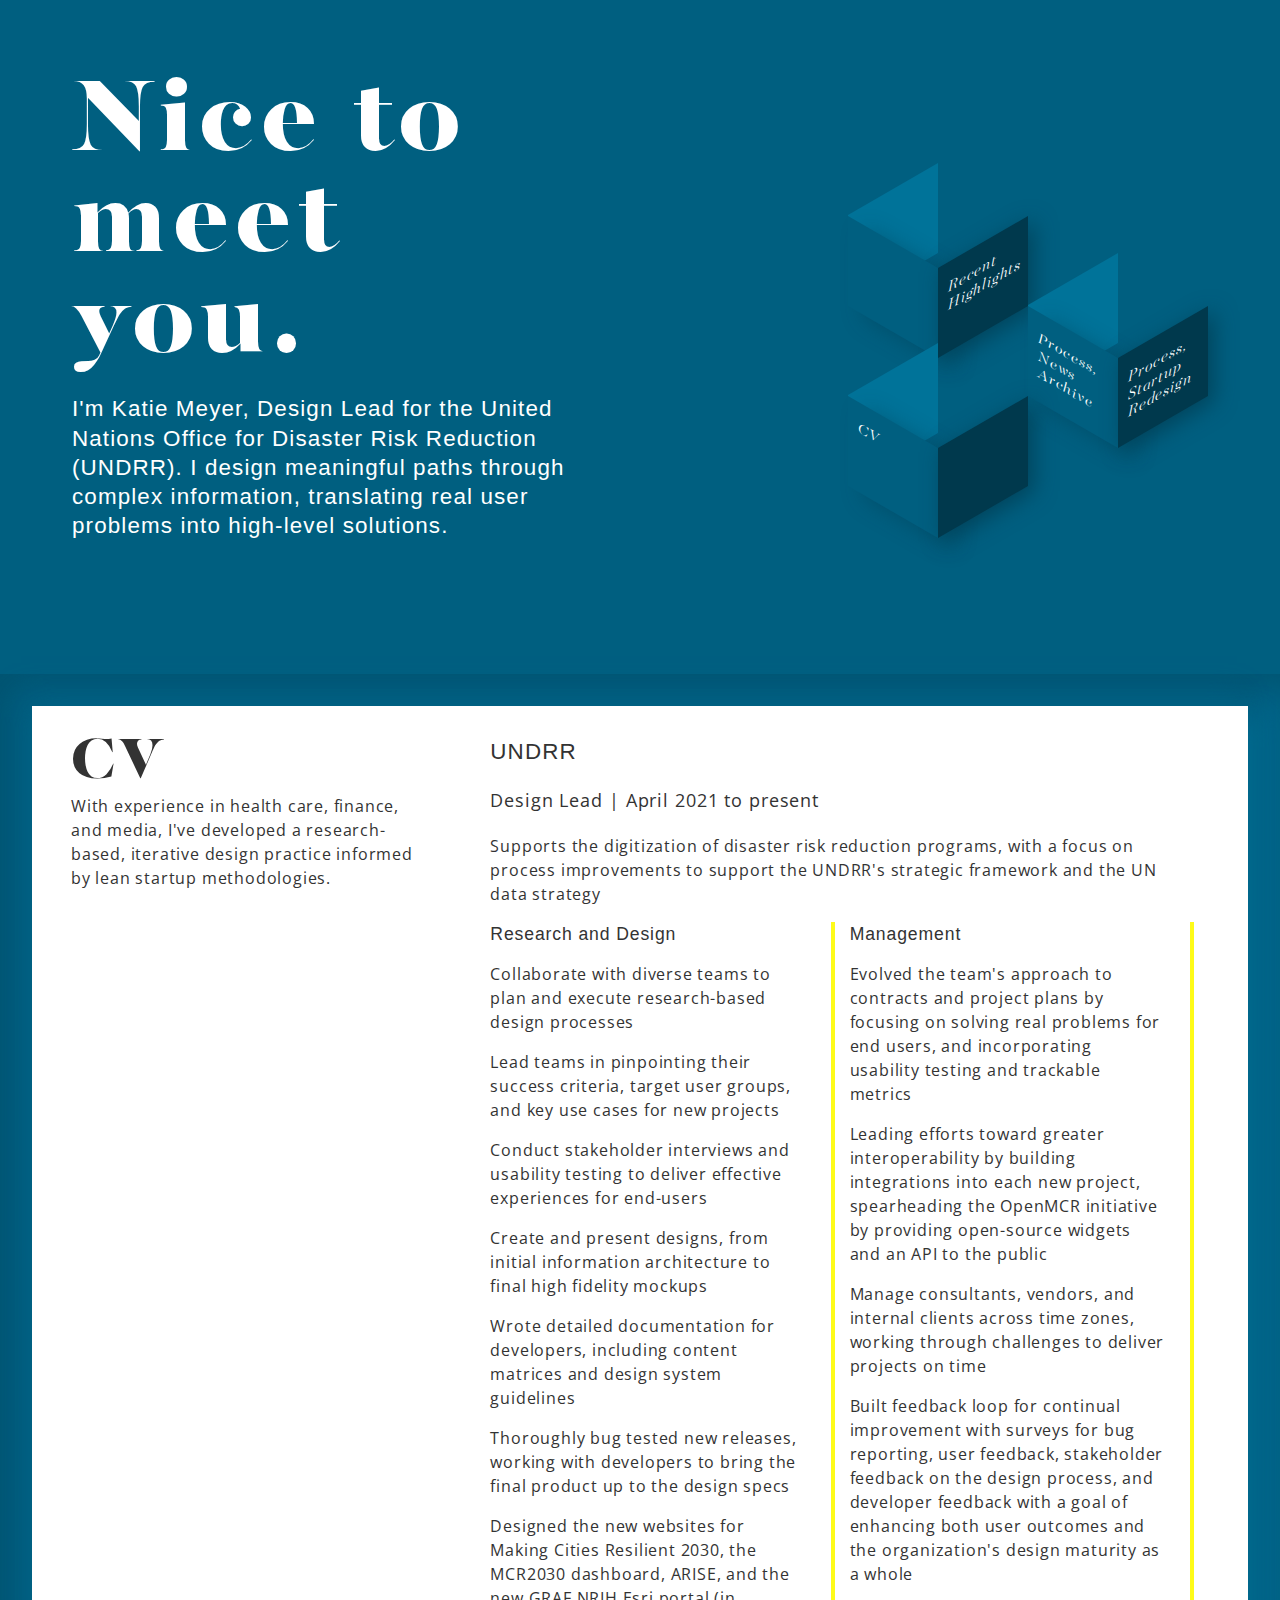
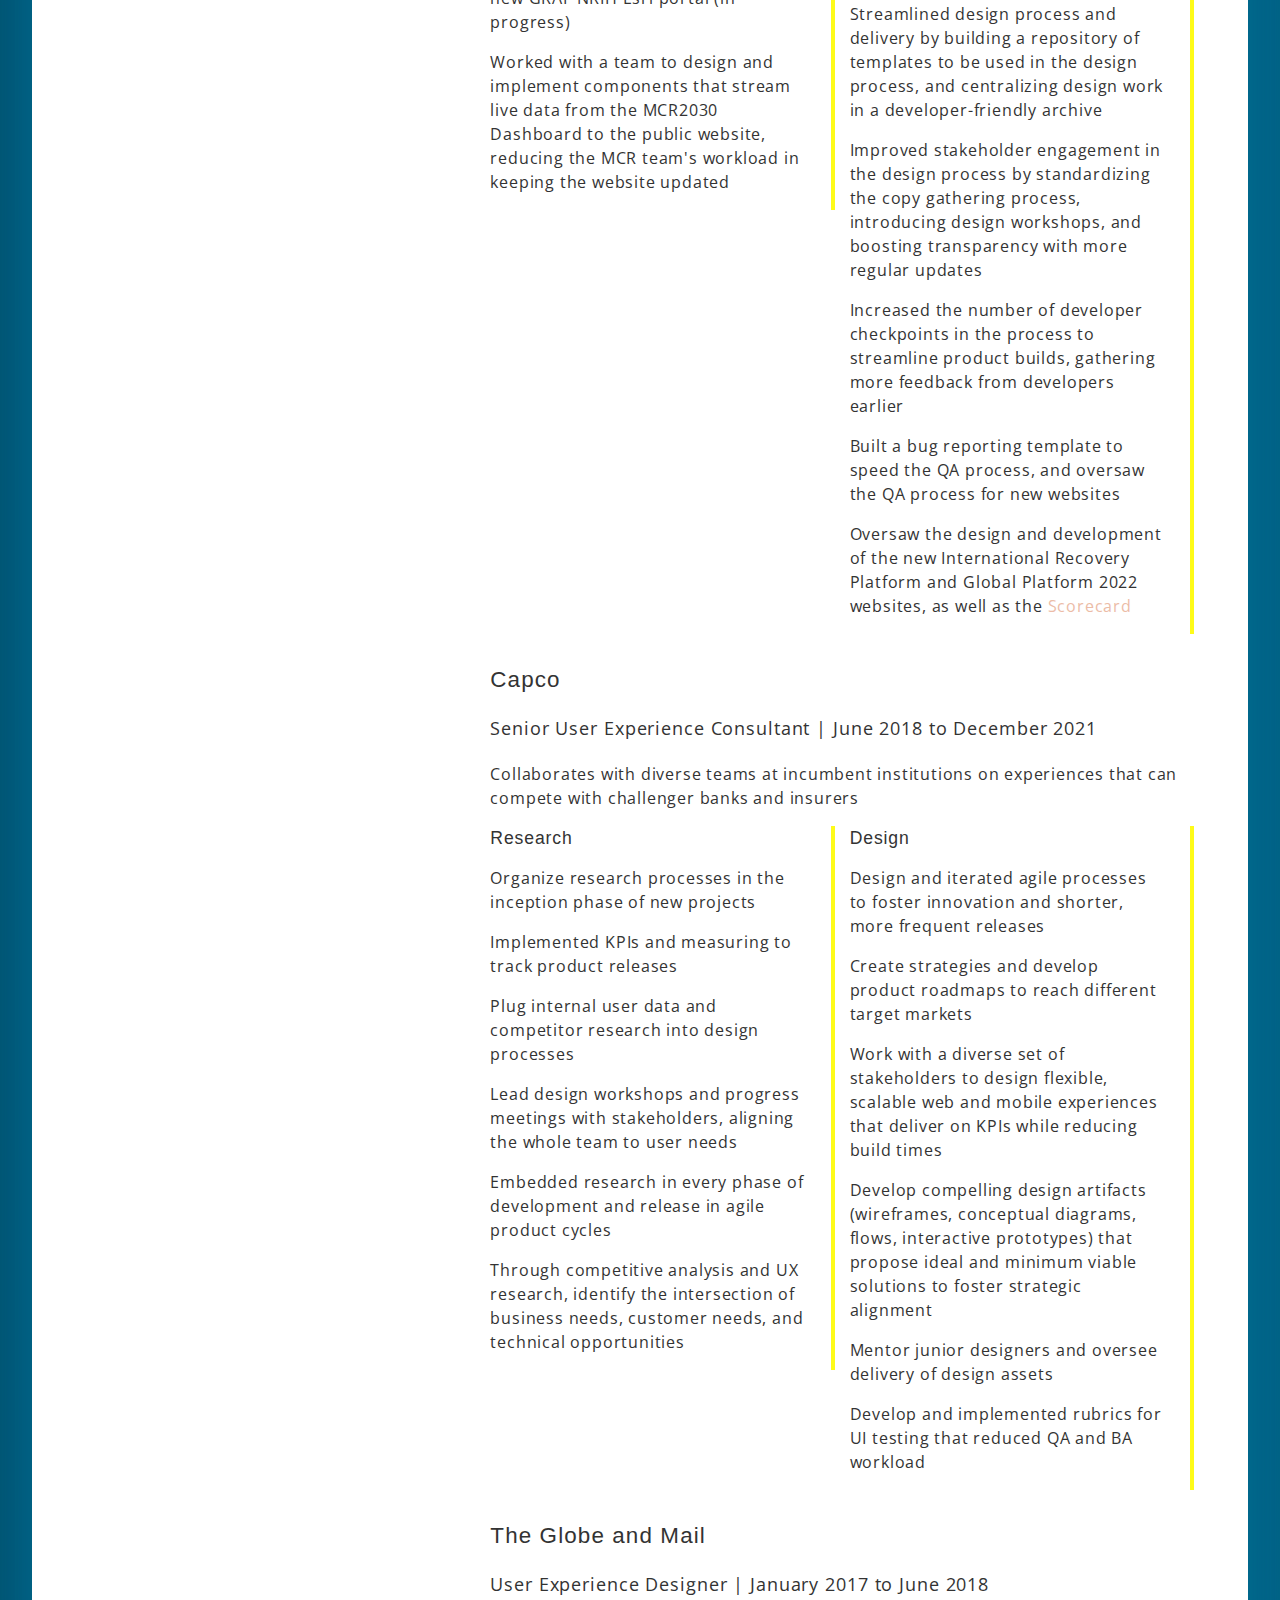
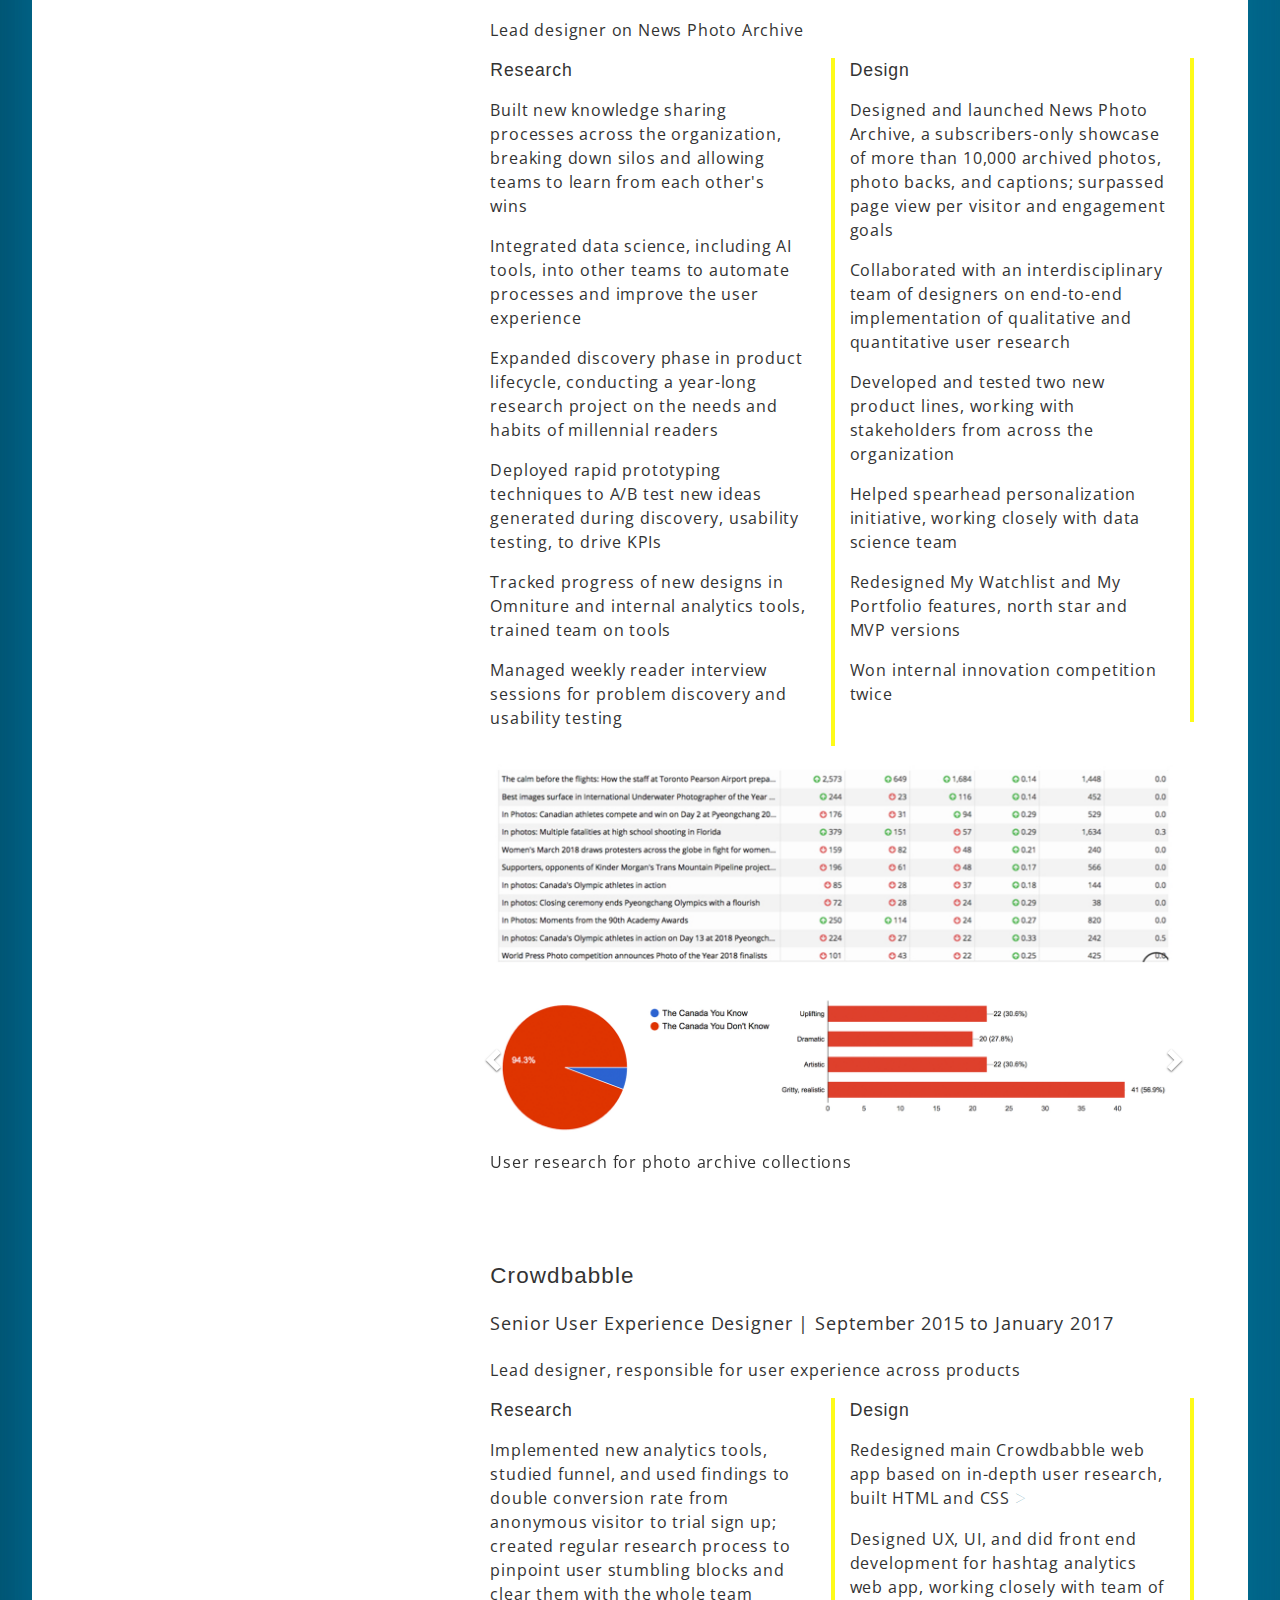
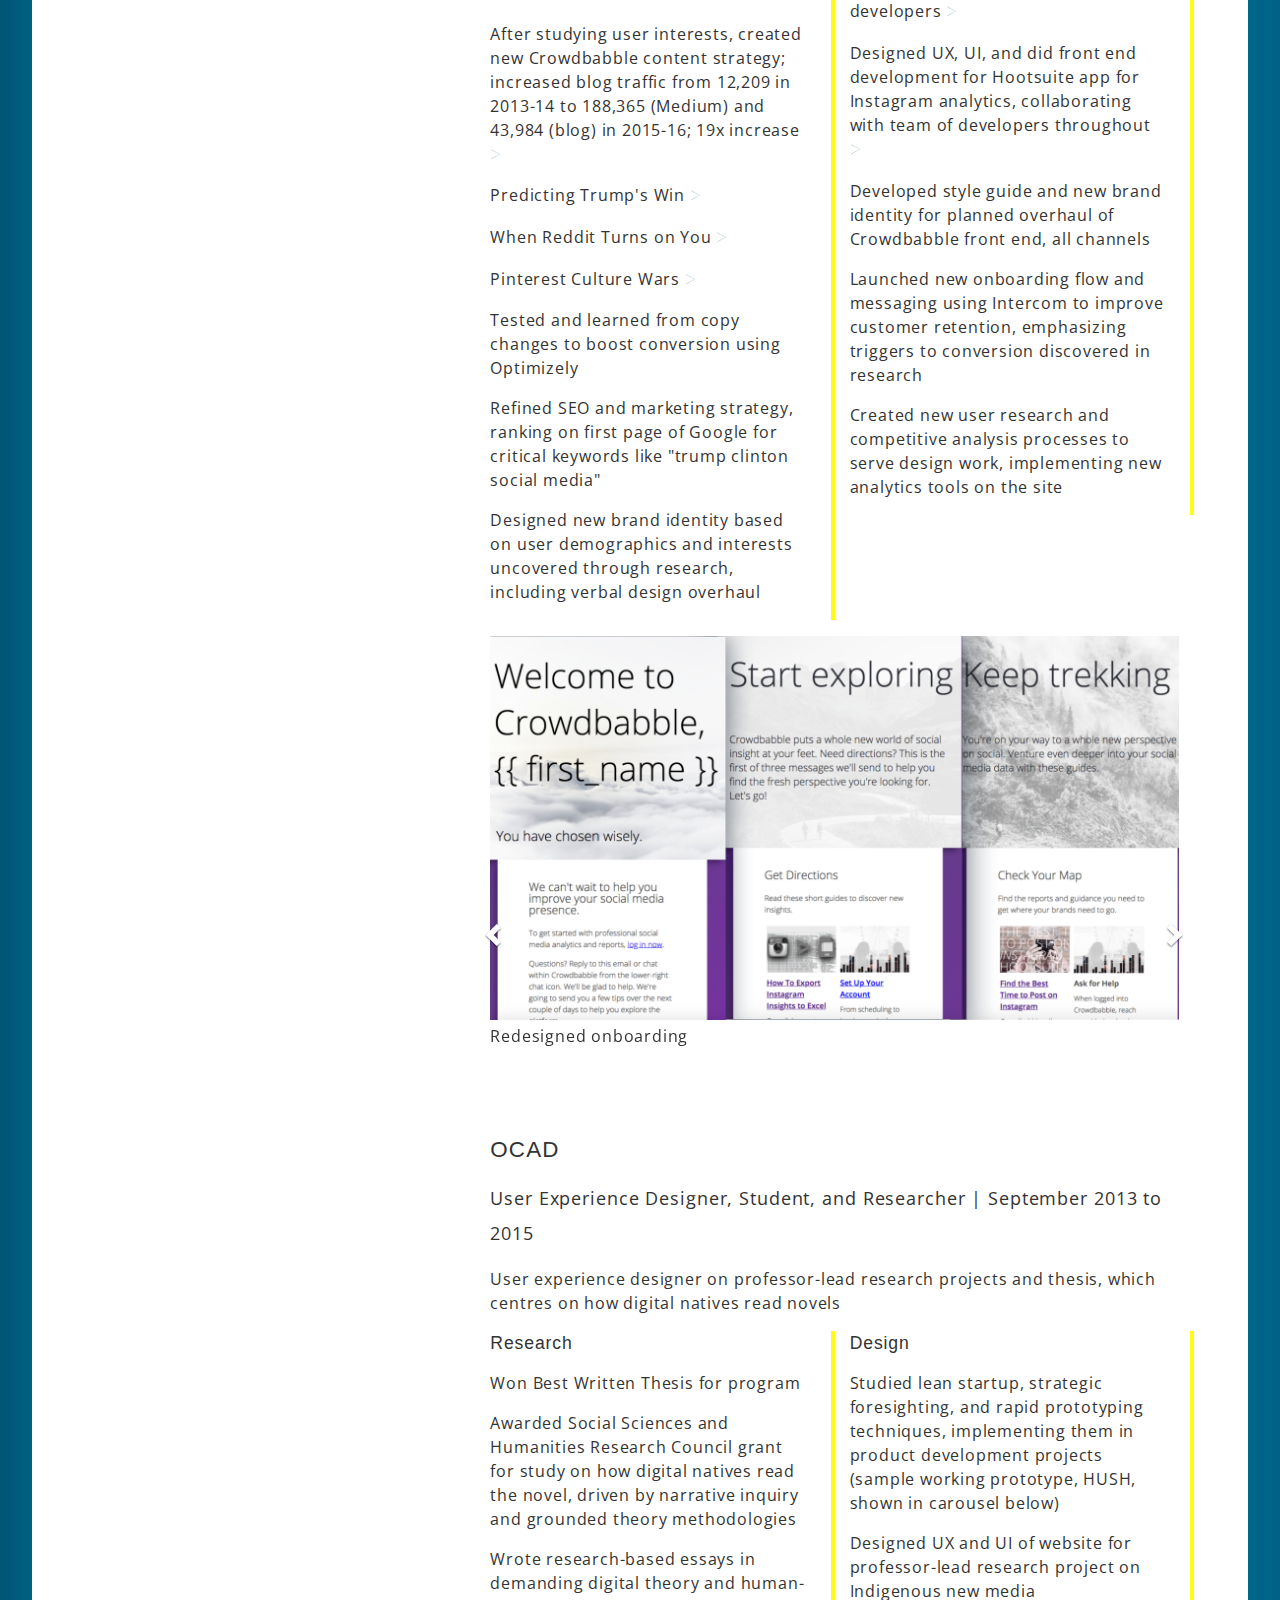
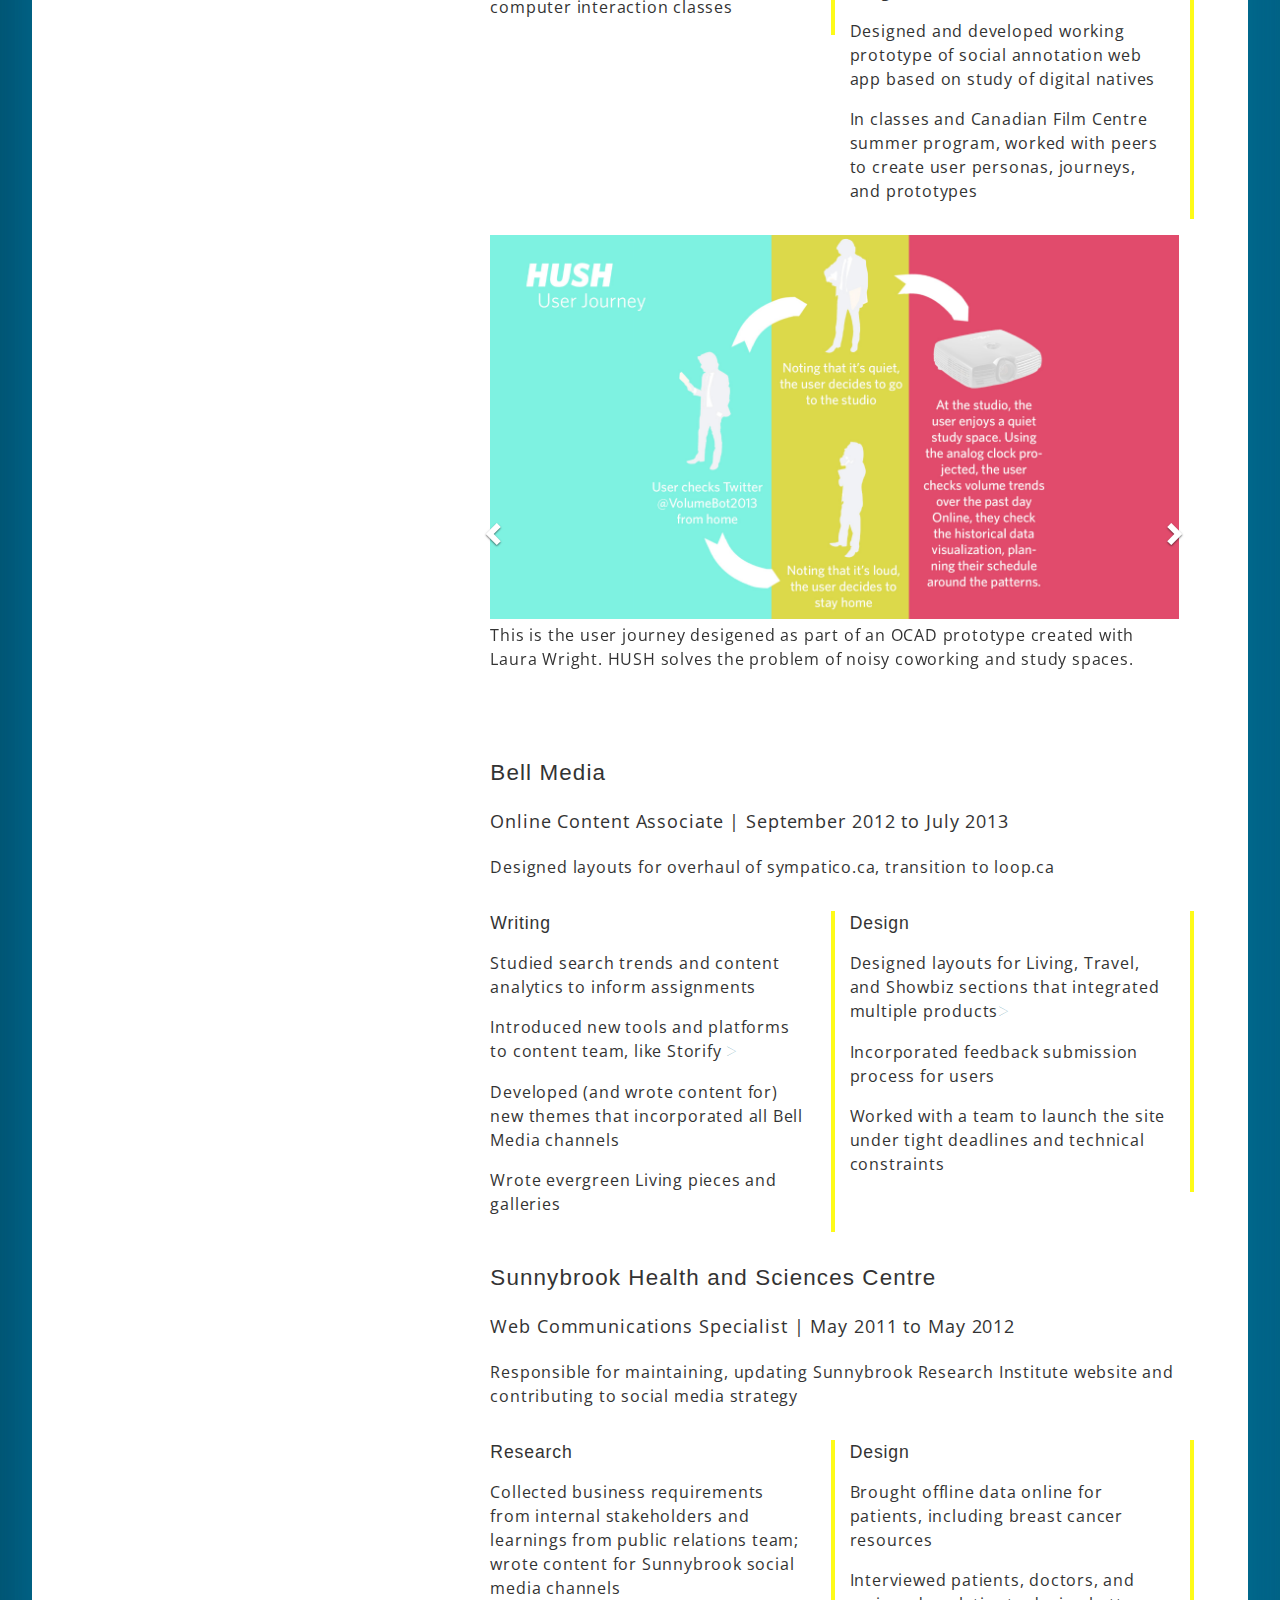
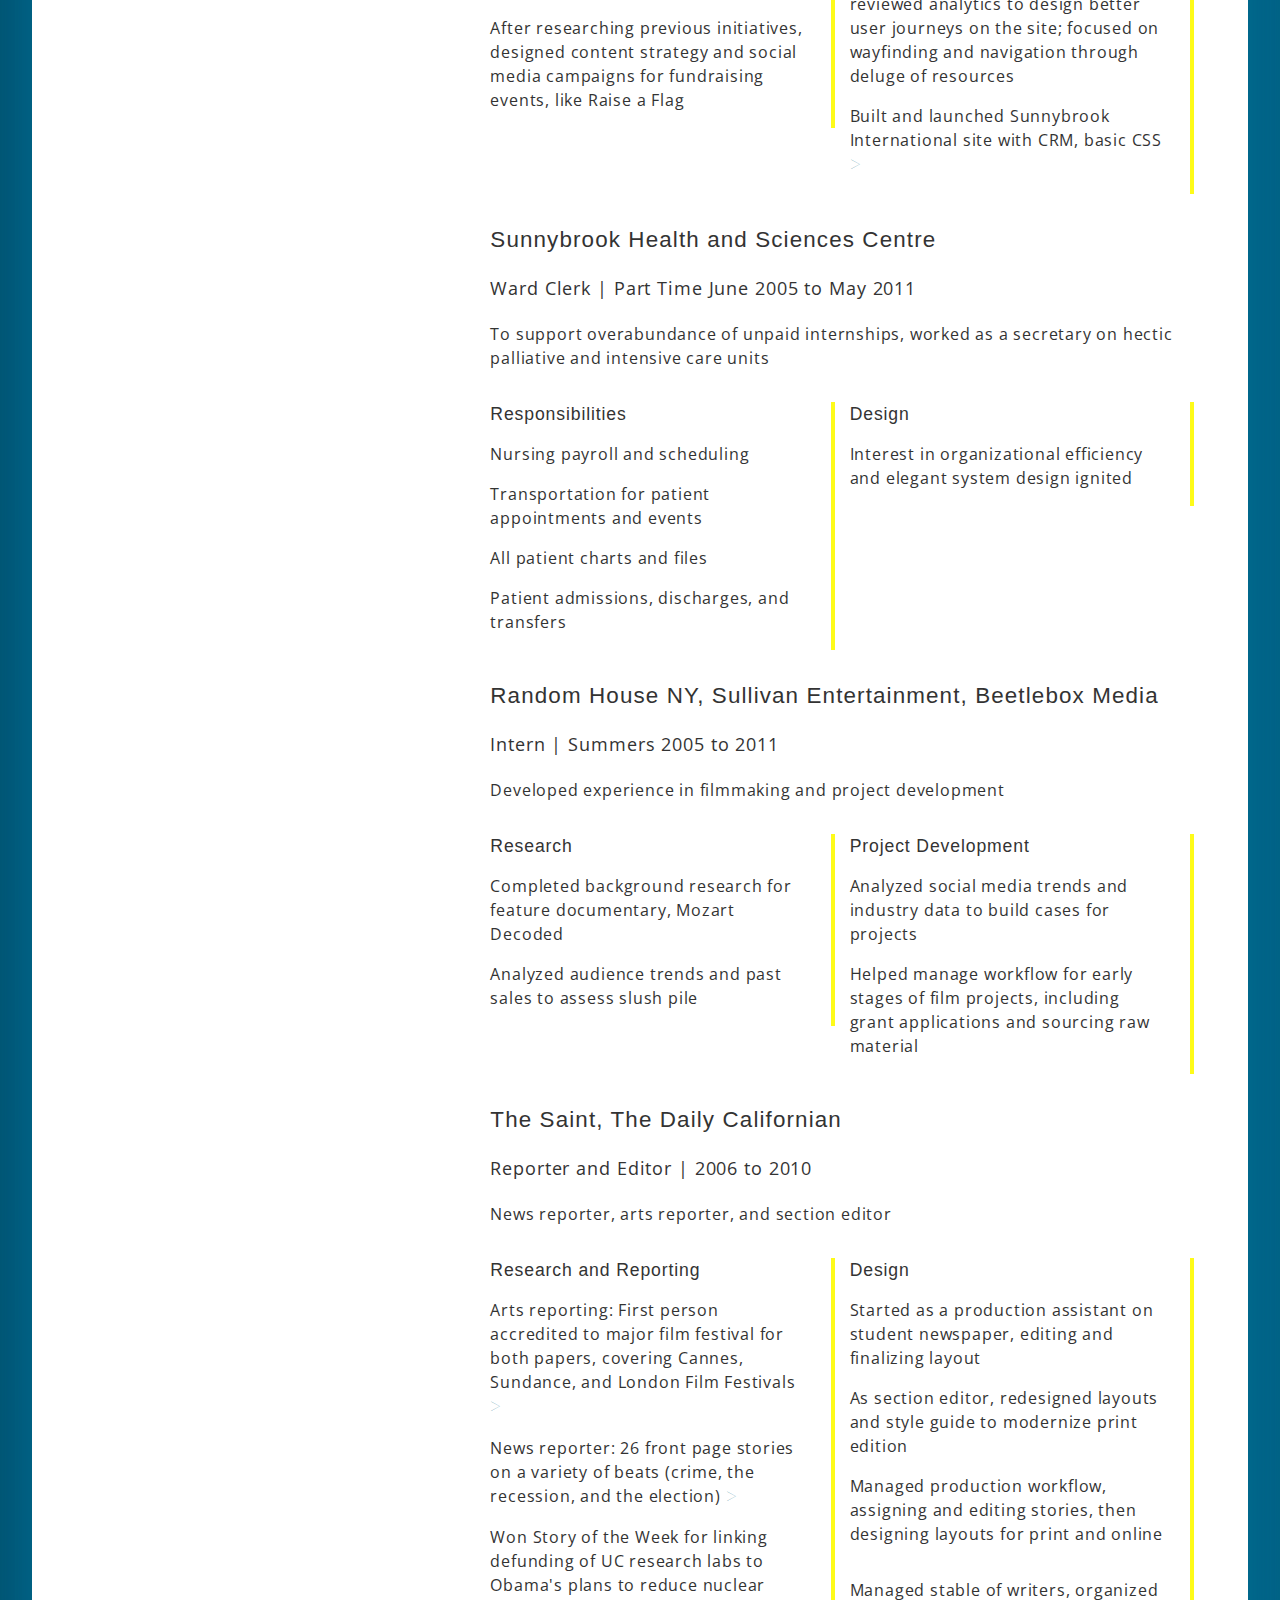
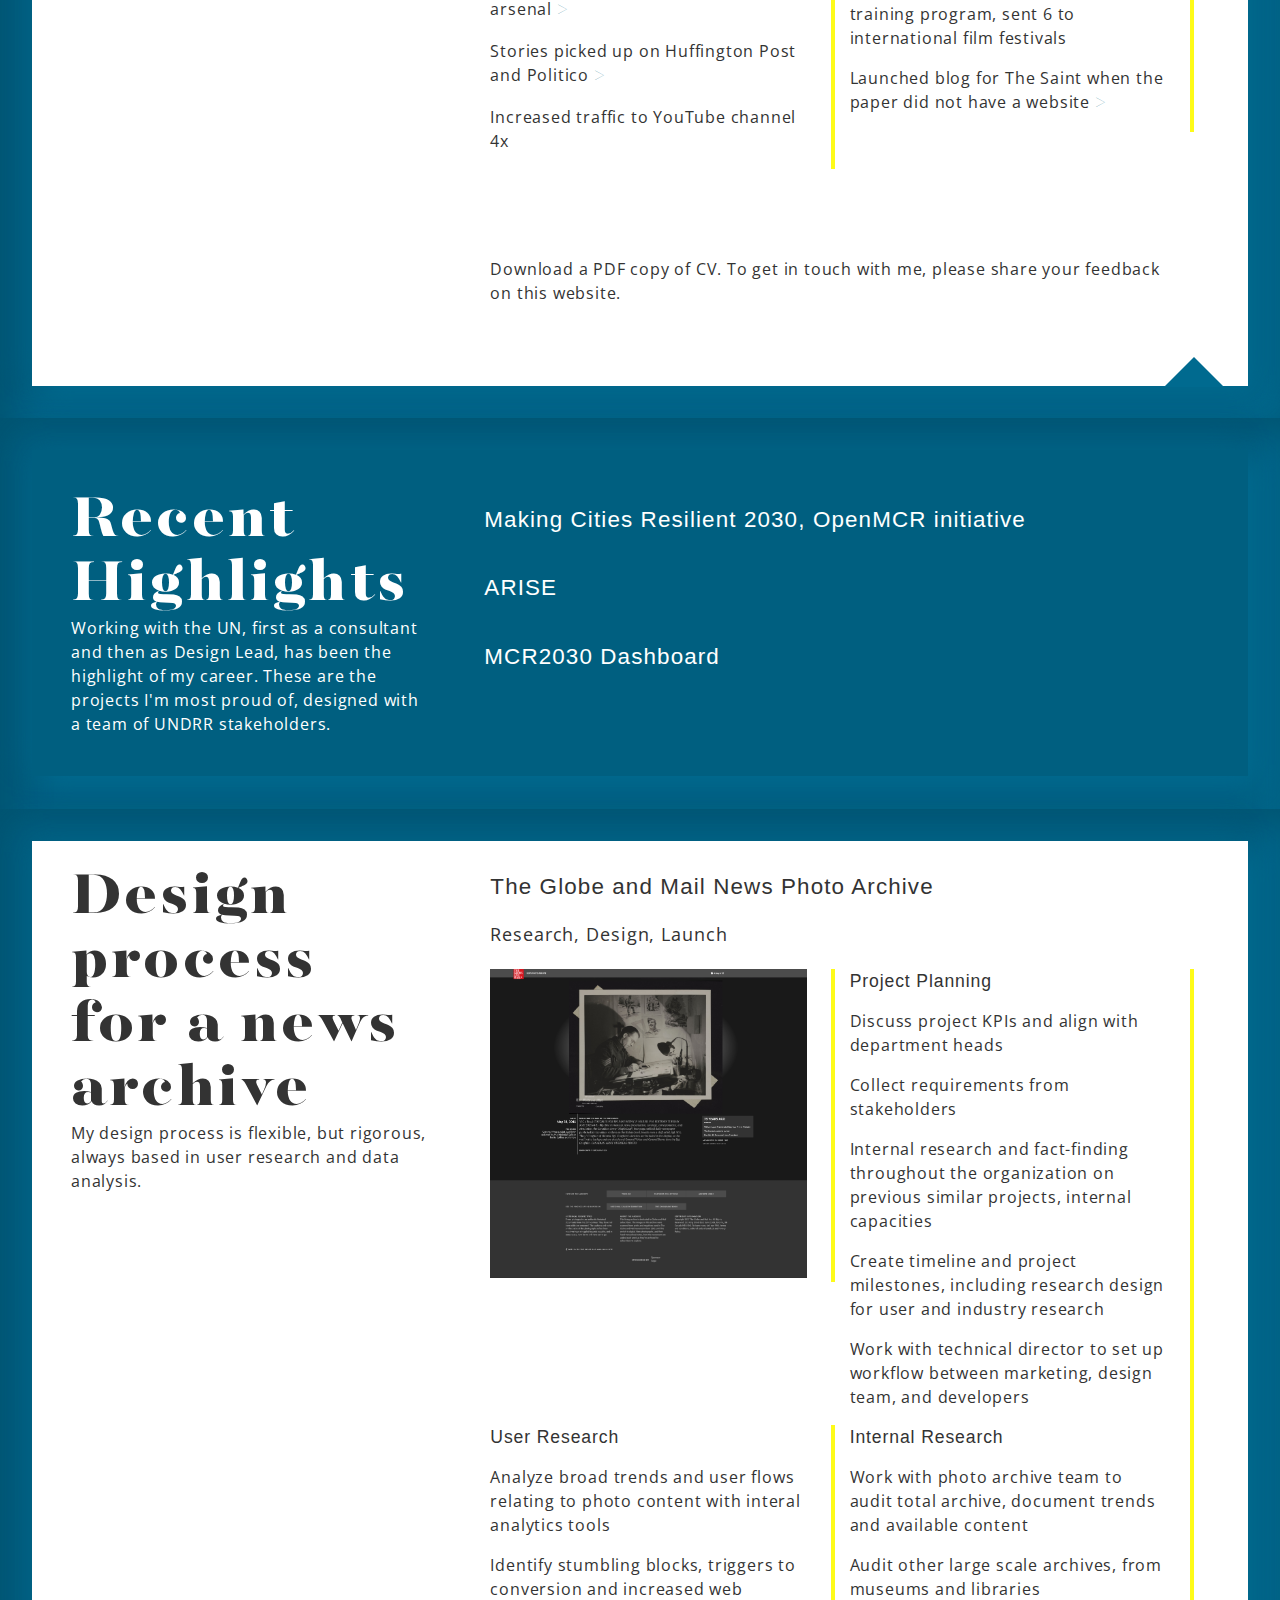
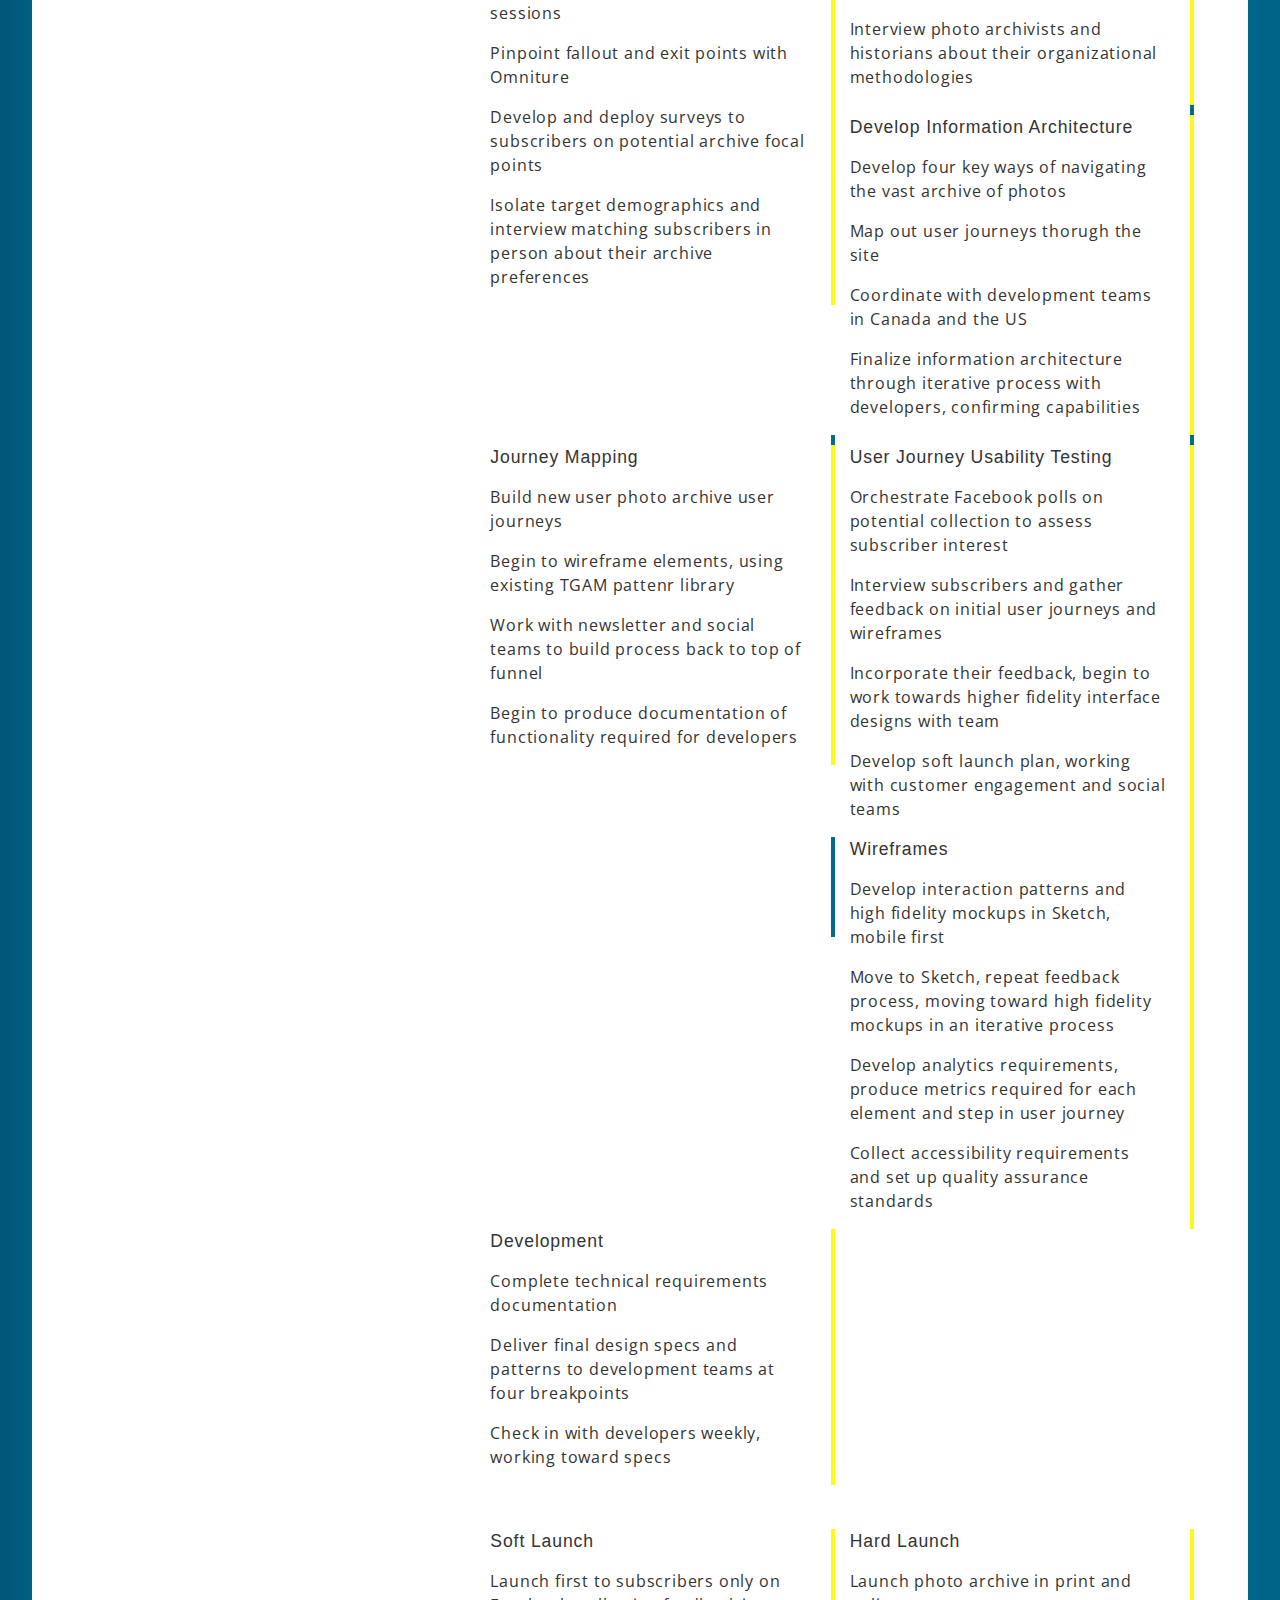
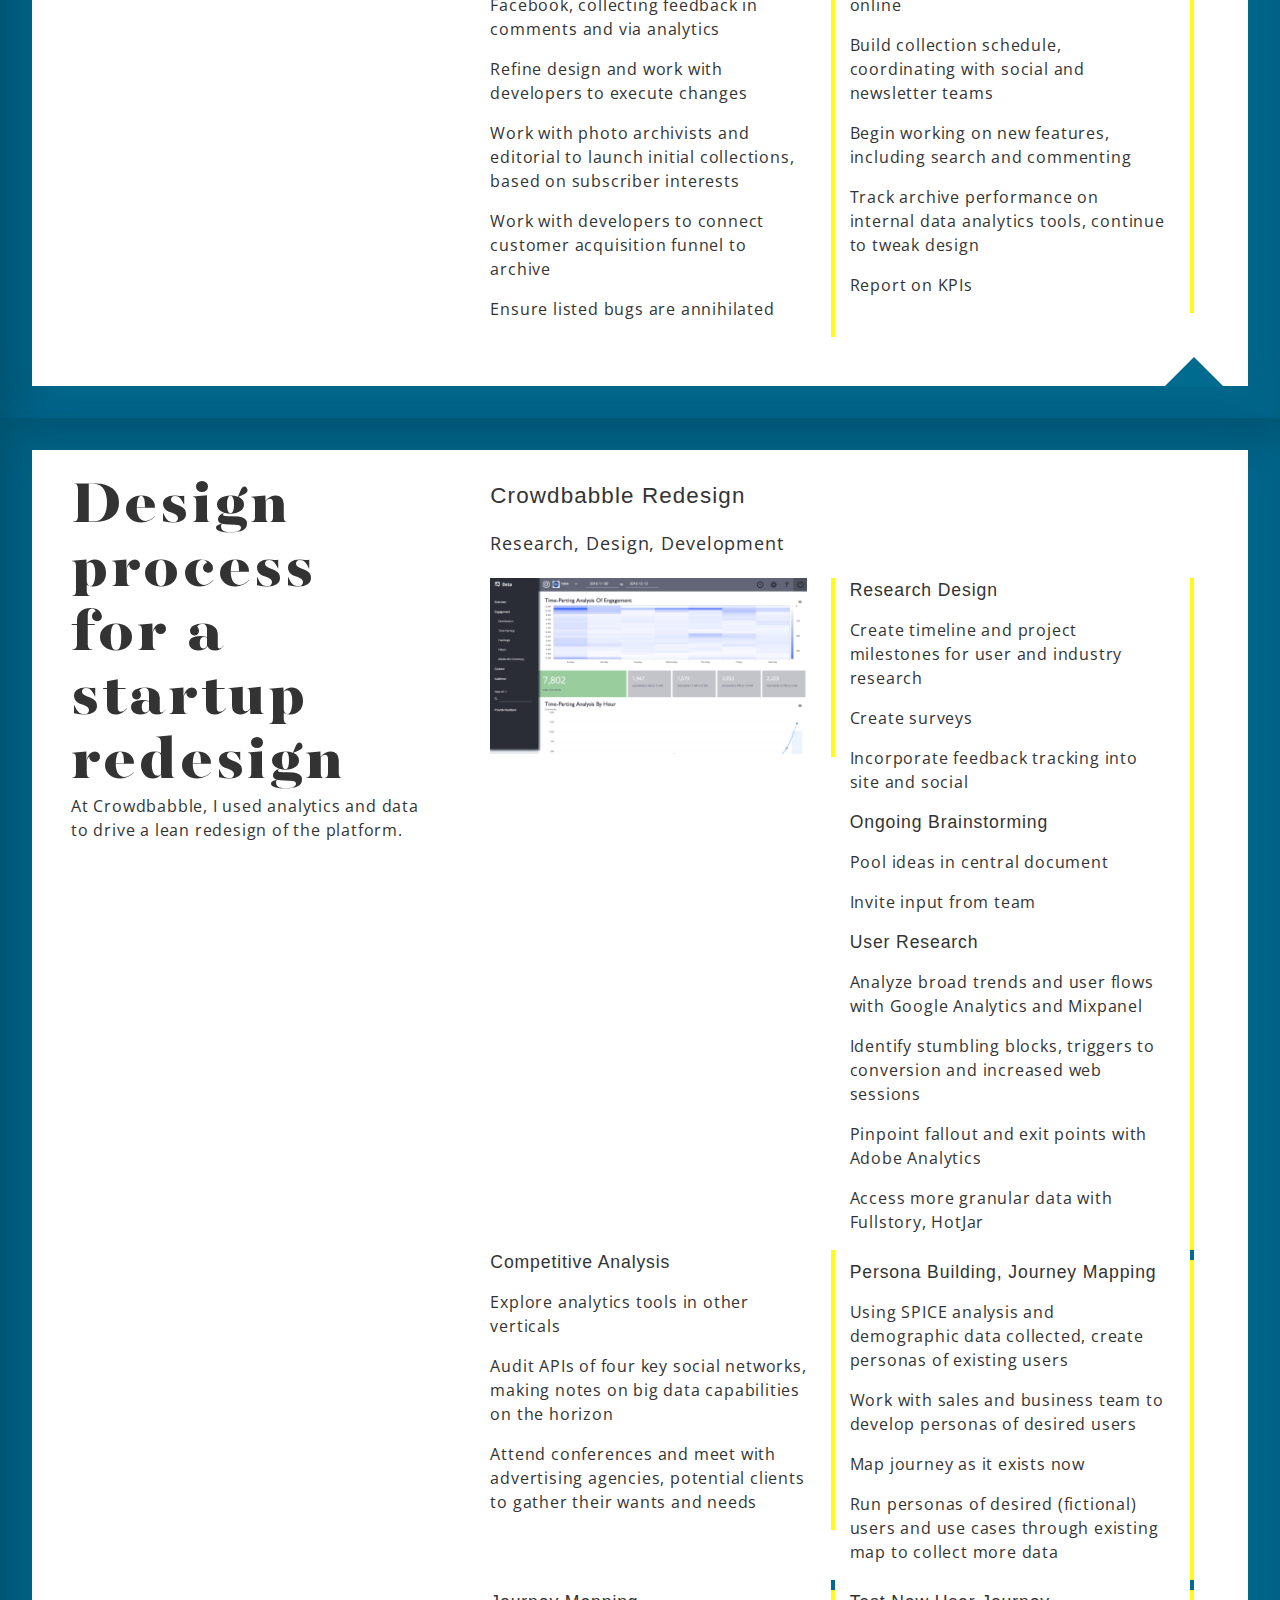
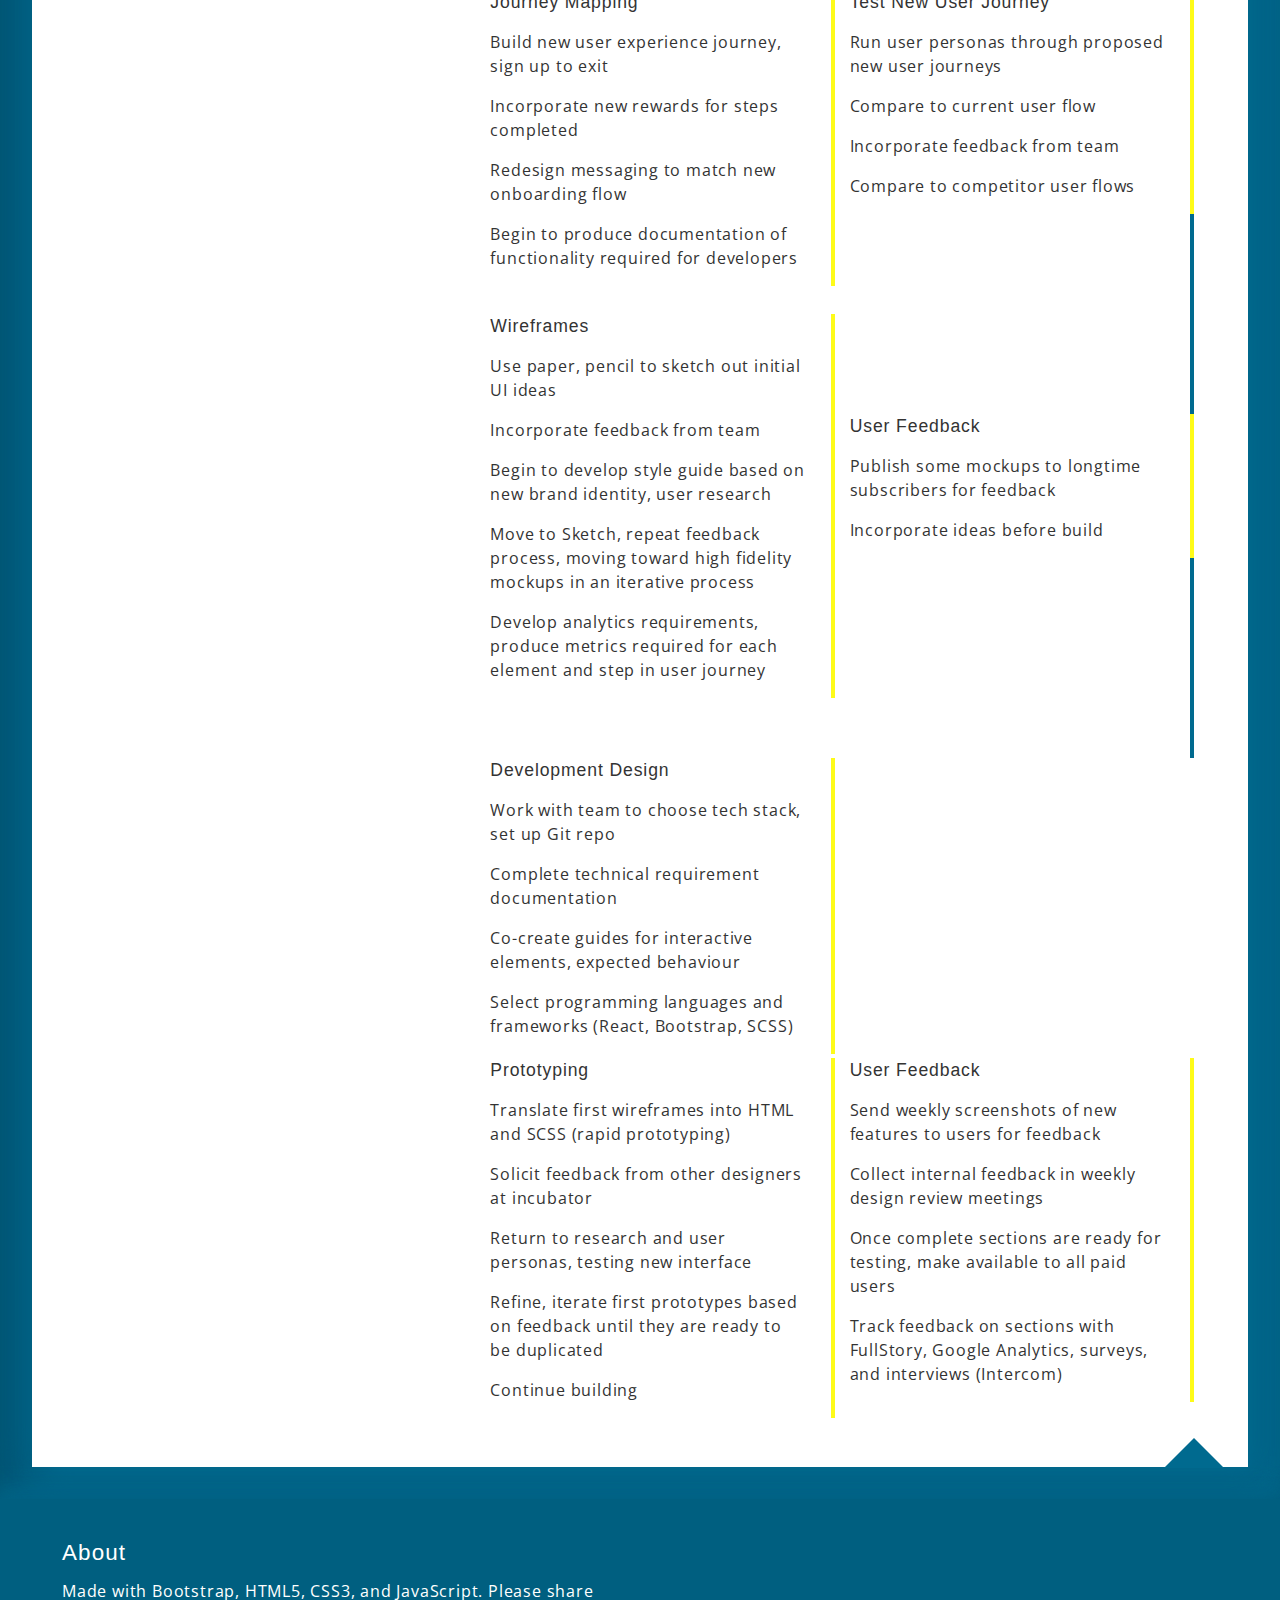
<file: index.html>
<!doctype html>
<html>
<head>
<!--Site by Katie Meyer
	Created	fall 2016
	Updated fall 2021
Thank you for taking the time to look at my code. If you notice any errors, please email me at kmeyerto@gmail.com. I'd love to hear from you.
-->
	
<meta charset="UTF-8">
<title>K Meyer | User Experience Designer</title>
<meta http-equiv="X-UA-Compatible" content="IE=Edge">
<meta name="viewport" content="width=device-width,minimum-scale=1,initial-scale=1">
<meta name="description" content="Katie Meyer is an experienced senior UX designer and user researcher.">
<meta name="keywords" content="senior user experience designer, user experience designer, ux designer">
<meta name="release-version" content="0_0_2">
<link rel="canonical" href="https://km13oj.github.io">
<meta name="viewport" content="width=device-width, initial-scale=1">
    
<!--BOOTSTRAP CSS-->
<link rel="stylesheet" href="https://maxcdn.bootstrapcdn.com/bootstrap/4.0.0-alpha.5/css/bootstrap.min.css" integrity="sha384-AysaV+vQoT3kOAXZkl02PThvDr8HYKPZhNT5h/CXfBThSRXQ6jW5DO2ekP5ViFdi" crossorigin="anonymous">
<script src="https://maxcdn.bootstrapcdn.com/bootstrap/4.0.0-alpha.5/js/bootstrap.min.js" integrity="sha384-BLiI7JTZm+JWlgKa0M0kGRpJbF2J8q+qreVrKBC47e3K6BW78kGLrCkeRX6I9RoK" crossorigin="anonymous"></script>
	<link rel="stylesheet" type="text/css" href="./bootstrap/css/bootstrap-responsive.css">
	<link rel="stylesheet" type="text/css" href="./bootstrap/css/bootstrap-responsive.min.css">
	<link rel="stylesheet" type="text/css" href="./bootstrap/css/bootstrap.css">
	<link rel="stylesheet" type="text/css" href="./bootstrap/css/bootstrap.css.map">
	<link rel="stylesheet" type="text/css" href="./bootstrap/css/bootstrap.min.css.map">
    <link rel="stylesheet" href="https://maxcdn.bootstrapcdn.com/bootstrap/3.3.7/css/bootstrap.min.css">
  <script src="https://ajax.googleapis.com/ajax/libs/jquery/3.2.1/jquery.min.js"></script>
  <script src="https://maxcdn.bootstrapcdn.com/bootstrap/3.3.7/js/bootstrap.min.js"></script>

<!--CSS-->
   <link rel="stylesheet" type="text/css" href="css/style.css">

<!--TYPE-->
    <link href="https://fonts.googleapis.com/css?family=Open+Sans:300,400" rel="stylesheet">
    <link href="https://fonts.googleapis.com/css?family=Megrim" rel="stylesheet">

<!--JS CARNIVAL-->
    <script>
    var value = $.cookie('the_cookie'),
    isNewSession = $.cookie('is_new_session') != 'false',
    date = null;

if (isNewSession) {
    // set cookie for next visit during this session
    debug("new session!");
    $.cookie('is_new_session', 'false', { path:'/' });
}

debug("cookie value = " + value);

if (value == "never again") {
    
    // nothing to do
    
} else if (/^\d+$/.test(value || "")) {

    date = new Date();
    date.setTime(value);

    debug("date from cookie = " + date);

    var today = new Date();

    if (date.getDate() != today.getDate() ||
        date.getMonth() != today.getMonth() ||
        date.getYear() != today.getYear()) {

        // date is other than today
        $('#landingBack').delay(1000).slideDown(400);
        $("#close").click(function(e) {
            $("#landingBack").slideToggle(400);

            // if you want the message to be displayed never again,
            // move setting the cookie outside this click handler
            $.cookie('the_cookie', 'never again', { expires: 365, path: '/' }); // expires in 365 days
        });
    } else {
        debug("same date");
    }


} else if ((value || "") == "") {

    $.cookie('the_cookie', new Date().getTime(), { expires: 365, path: '/' }); // expires in 365 days
    debug("date empty, setting to = " + new Date().getTime());
}


function debug(msg) {
    $("#debug").append($("<div />").html(msg));
}
    </script>
</head>

	
<body>

<header class="col-md-12">
	<div class="col-md-4 name">Katie Meyer</div>
	<div class="col-md-4"></div>
	<nav class="col-md-4">
		<div class="col-md-6">Writing</div>
		<div class="col-md-6">Design</div></nav>
</header>

<div class="container-fluid hero" id="top">
	<div class="col-xs-12 col-md-6 title" id="landingFirst">
	<div class="greeting">Nice to meet you. </div>
    	<div class="intro">I'm Katie Meyer, Design Lead for the United Nations Office for Disaster Risk Reduction (UNDRR). <span class="sub">I design meaningful paths through complex information, translating real user problems into high-level solutions.</span></div>
</div>

<div class="col-md-6 title" id="landingBack">
<h1>Good to see you again. 
<span class="title-sub">I'm still a writer and UX designer.</span>
</h1>
</div>

<div class="col-md-12 title" id="landingReturn">
<h1>We can't keep running into each other like this.
<span class="title-sub">If you want to keep the conversation going, please email me at kmeyerto@gmail.com. </span>
</h1>
</div>

<div class="col-xs-8 col-md-6">
<div class="col-xs-hidden col-md-4"></div>
<div class="col-xs-12 col-md-8 menu">
<div class="cube-s">
        <div class="topFaces" id="topface4">  
                <div>
                   
                </div>
        </div>
        <div class="leftFaces" id="leftface4">
       
        </div>
        <div class="rightFaces" id="rightface4">
                <h2><a href="index.html#markerClients" alt="Current Clients" title="Portfolio">Recent Highlights</a></h2>
        </div>
</div>

<div class="cube-twos"> <!-- WEB DESIGN -->
        <div class="topFaces" id="topface1">
                <div>
                </div>
        </div>
        <div class="leftFaces" id="leftface1">
                 <h2><a href="index.html#markerProcess" alt="Contact" title="Contact">Process, News Archive</a></h2>
                  
        </div>
        <div class="rightFaces" id="rightface1">
               <h2><a href="index.html#markerProcess2" alt="Contact" title="Contact">Process, Startup Redesign</a></h2>
        </div>
</div>

<div class="cube-threes">
        <div class="topFaces" id="topface2">
                <div>
                  
                </div>
        </div>
        <div class="leftFaces" id="leftface2">
             <h2><a href="index.html#markerCV" alt="CV" title="CV">CV</a></h2>              
          
        </div>
        <div class="rightFaces" id="rightface2">
      
        </div>
</div>

<!--<div class="cube-fours"> 
        <div class="topFaces" id="topface3">
                <div>
               
                </div>
        </div>
        <div class="leftFaces" id="leftface3">
          
           
                                  </div>
        <div class="rightFaces" id="rightface3">
              
        </div>
</div>-->
</div>

<!--
<div class="col-md-2"></div>
<div class="col-md-2 explore">Writing</div>
<div class="col-md-2 explore">Design</div>
<div class="col-md-2 explore">CV</div>
<div class="col-md-2 explore">Contact</div>
-->
</div>
</div><!--end hero-->

<div class="container-fluid wrapper">
<div class="container-fluid main" id="markerCV">
<div class="col-xs-12 col-md-4 explainer">
<h3>CV</h3>
<p>With experience in health care, finance, and media, I've developed a research-based, iterative design practice informed by lean startup methodologies.</p>
</div>

	
	<div class="col-xs-12 col-md-8 positions">
	<div class="col-md-12 position">
<div class="col-md-12">
<h4>UNDRR</h4>
<h5>Design Lead | April 2021 to present</h5>
<p>Supports the digitization of disaster risk reduction programs, with a focus on process improvements to support the UNDRR's strategic framework and the UN data strategy</p>
</div>
<div class="col-xs-12 col-md-6"><div class="col-md-12 title">Research and Design</div>
<ul>
<li>Collaborate with diverse teams to plan and execute research-based design processes</li>
<li>Lead teams in pinpointing their success criteria, target user groups, and key use cases for new projects</li>
<li>Conduct stakeholder interviews and usability testing to deliver effective experiences for end-users</li>
<li>Create and present designs, from initial information architecture to final high fidelity mockups</li>
<li>Wrote detailed documentation for developers, including content matrices and design system guidelines</li>
<li>Thoroughly bug tested new releases, working with developers to bring the final product up to the design specs</li>
<li>Designed the new websites for <a href="http://mcr2030.undrr.org" target="_blank">Making Cities Resilient 2030</a>, the <a href="http://mcr2030dashboard.undrr.org" target="_blank">MCR2030 dashboard</a>, <a href="https://www.ariseglobalnetwork.org" target="_blank">ARISE</a>, and the new GRAF NRIH Esri portal (in progress)</li>
<li>Worked with a team to design and implement components that stream live data from the MCR2030 Dashboard to the public website, reducing the MCR team's workload in keeping the website updated </li>

	</ul>
</div>
<div class="col-xs-12 col-md-6"><div class="col-md-12 title">Management</div>
<ul>
<li>Evolved the team's approach to contracts and project plans by focusing on solving real problems for end users, and incorporating usability testing and trackable metrics</li>
<li>Leading efforts toward greater interoperability by building integrations into each new project, spearheading the OpenMCR initiative by providing open-source widgets and an API to the public</li>
<li>Manage consultants, vendors, and internal clients across time zones, working through challenges to deliver projects on time</li>
<li>Built  feedback loop for continual improvement with surveys for bug reporting, user feedback, stakeholder feedback on the design process, and developer feedback with a goal of enhancing both user outcomes and the organization's design maturity as a whole</li>
<li>Streamlined design process and delivery by building a repository of templates to be used in the design process, and centralizing design work in a developer-friendly archive</li> 
<li>Improved stakeholder engagement in the design process by standardizing the copy gathering process, introducing design workshops, and boosting transparency with more regular updates</li>
<li>Increased the number of developer checkpoints in the process to streamline product builds, gathering more feedback from developers earlier</li>
<li>Built a bug reporting template to speed the QA process, and oversaw the QA process for new websites</li>
<li>Oversaw the design and development of the new <a href="http://recovery.preventionweb.net" target="_blank">International Recovery Platform</a> and <a href="http://globalplatform.undrr.org" target="_blank">Global Platform 2022</a> websites, as well as the <a href="" target="_blank">Scorecard</a></li>
</ul>
</div>
	</div>
		
		

	<div class="col-md-12 position">
<div class="col-md-12">
<h4>Capco</h4>
<h5>Senior User Experience Consultant | June 2018 to December 2021</h5>
<p>Collaborates with diverse teams at incumbent institutions on experiences that can compete with challenger banks and insurers</p>
</div>
<div class="col-xs-12 col-md-6"><div class="col-md-12 title">Research</div>
<ul>

<li>Organize research processes in the inception phase of new projects</li>
<li>Implemented KPIs and measuring to track product releases </li>
<li>Plug internal user data and competitor research into design processes</li>
<li>Lead design workshops and progress meetings with stakeholders, aligning the whole team to user needs</li>
	<li>Embedded research in every phase of development and release in agile product cycles</li>
<li>Through competitive analysis and UX research, identify the intersection of business needs, customer needs, and technical opportunities</li>
</ul>
</div>
<div class="col-xs-12 col-md-6"><div class="col-md-12 title">Design</div>
<ul>
<li>Design and iterated agile processes to foster innovation and shorter, more frequent releases</li>
<li>Create strategies and develop product roadmaps to reach different target markets</li>
<li>Work with a diverse set of stakeholders to design flexible, scalable web and mobile experiences that deliver on KPIs while reducing build times</li>
<li>Develop compelling design artifacts (wireframes, conceptual diagrams, flows, interactive prototypes) that propose ideal and minimum viable solutions to foster strategic alignment</li> 
<li>Mentor junior designers and oversee delivery of design assets</li>
<li>Develop and implemented rubrics for UI testing that reduced QA and BA workload</li>

</ul>
</div>
	</div>
<div class="col-md-12 position">
<div class="col-md-12">
<h4>The Globe and Mail</h4>
<h5>User Experience Designer | January 2017 to June 2018</h5>
<p>Lead designer on News Photo Archive</p>
</div>
<div class="col-xs-12 col-md-6"><div class="col-md-12 title">Research</div>
<ul>
<li>Built new knowledge sharing processes across the organization, breaking down silos and allowing teams to learn from each other's wins</li>
<li>Integrated data science, including AI tools, into other teams to automate processes and improve the user experience</li>
<li>Expanded discovery phase in product lifecycle, conducting a year-long research project on the needs and habits of millennial readers</li>
<li>Deployed rapid prototyping techniques to A/B test new ideas generated during discovery, usability testing, to drive KPIs</li>
<li>Tracked progress of new designs in Omniture and internal analytics tools, trained team on tools</li>
<li>Managed weekly reader interview sessions for problem discovery and usability testing</li>
</ul>
</div>
<div class="col-xs-12 col-md-6"><div class="col-md-12 title">Design</div>
<ul>
<li>Designed and launched News Photo Archive, a subscribers-only showcase of more than 10,000 archived photos, photo backs, and captions; surpassed page view per visitor and engagement goals</li>
<li>Collaborated with an interdisciplinary team of designers on end-to-end implementation of qualitative and quantitative user research</li>
<li>Developed and tested two new product lines, working with stakeholders from across the organization</li>
<li>Helped spearhead personalization initiative, working closely with data science team</li>
<li>Redesigned My Watchlist and My Portfolio features, north star and MVP versions</li>
<li>Won internal innovation competition twice</li>
</ul>
</div>
    
    
<div><!------------photo archive carousel------------->
<div class="container col-xs-12 col-md-12 col-md-12"> 
  <div id="myCarousel" class="carousel slide" data-ride="carousel">
    <!-- Indicators -->
    <ol class="carousel-indicators">
      <li data-target="#myCarousel" data-slide-to="0" class="active"></li>
      <li data-target="#myCarousel" data-slide-to="1"></li>
      <li data-target="#myCarousel" data-slide-to="2"></li>
    </ol>

    <!-- Wrapper for slides -->
    <div class="carousel-inner">
      <div class="item active">
        <img src="./images/kmeyer_portfolio_archive-research.png" alt="User research snapshot" >
          <p>User research for photo archive collections</p>
      </div>

      <div class="item">
        <img src="./images/kmeyer_portfolio_archive-journey.png" alt="User journey snapshot" >
          <p>User journey draft for photo archive</p>
      </div>
         
         <div class="item">
        <img src="./images/kmeyer_portfolio_archive-timeline.png" alt="Screencap of photo archive timeline eature">
            <p>Photo archive timeline feature</p>
      </div>
    </div>

    <!-- Left and right controls -->
    <a class="left carousel-control" href="#myCarousel" data-slide="prev">
      <span class="glyphicon glyphicon-chevron-left"></span>
      <span class="sr-only">Soft Launch</span>
    </a>
    <a class="right carousel-control" href="#myCarousel" data-slide="next">
      <span class="glyphicon glyphicon-chevron-right"></span>
      <span class="sr-only">Next</span>
    </a>
  </div>
</div>
</div><!--end carousel-->
</div><!--end position 0-->
    
<div class="col-md-12 position">
<div class="col-md-12">
<h4>Crowdbabble</h4>
<h5>Senior User Experience Designer | September 2015 to January 2017</h5>
<p>Lead designer, responsible for user experience across products</p>
</div>
<div class="col-xs-12 col-md-6"><div class="col-md-12 title">Research</div>
<ul>
<li>Implemented new analytics tools, studied funnel, and used findings to double conversion rate from anonymous visitor to trial sign up; created regular research process to pinpoint user stumbling blocks and clear them with the whole team</li>
<li>After studying user interests, created new Crowdbabble content strategy; increased blog traffic from 12,209 in 2013-14 to 188,365 (Medium) and 43,984 (blog) in 2015-16; 19x increase <span class="proof"><a href="http://www.medium.com/@crowdbabble" alt="Link will open in new tab" target="_blank">></a></span></li>
 <ul>
    <li><a href="https://medium.com/the-social-reader/in-the-final-hours-of-the-election-who-is-winning-on-social-media-7243016e3d7b" target="_blank" alt="Trump prediction will open in a new tab">Predicting Trump's Win  <span class="proof">></span></a>
       </li>
    <li><a href="https://medium.com/the-social-reader/what-happens-when-the-front-page-of-the-internet-hates-you-axe-steals-reddit-content-and-finds-out-67c6680d563b#.sbjnjghjo" target="_blank" alt="When Reddit Turns On You will open in a new tab">When Reddit Turns on You  <span class="proof">></span></a></li>
    <li><a href="https://medium.com/the-social-reader/diy-politics-on-the-social-network-for-conservatives-d1c131d4de59#.vz6op95lu" target="_blank" alt="Pinterest article will open in a new tab">Pinterest Culture Wars  <span class="proof">></span></a></li>
    </ul>
<li>Tested and learned from copy changes to boost conversion using Optimizely</li>
<li>Refined SEO and marketing strategy, ranking on first page of Google for critical keywords like "trump clinton social media"</li>
<li>Designed new brand identity based on user demographics and interests uncovered through research, including verbal design overhaul</li>
</ul>
</div>
<div class="col-xs-12 col-md-6"><div class="col-md-12 title">Design</div>
<ul>
<li>Redesigned main Crowdbabble web app based on in-depth user research, built HTML and CSS <span class="proof"><a href="https://www.crowdbabble.com/blog/2016/10/17/new-perspectives-on-social-for-crowdbabble-customers-3/" alt="Link will open in new tab" target="_blank">></a></span></li>
<li>Designed UX, UI, and did front end development for hashtag analytics web app, working closely with team of developers <span class="proof"><a href="https://www.crowdbabble.com/blog/2016/02/23/hashtag-analytics-101-find-new-followers/" alt="Link will open in new tab" target="_blank">></a></span></li>
<li>Designed UX, UI, and did front end development for Hootsuite app for Instagram analytics, collaborating with team of developers throughout <span class="proof"><a href="http://appdirectory.hootsuite.com/250/crowdbabble" alt="Link will open in new tab" target="_blank">></a></span></li>
<li>Developed style guide and new brand identity for planned overhaul of Crowdbabble front end, all channels</li>
<li>Launched new onboarding flow and messaging using Intercom to improve customer retention, emphasizing triggers to conversion discovered in research</li>
<li>Created new user research and competitive analysis processes to serve design work, implementing new analytics tools on the site</li>
</ul>
</div>
    
    <div><!------------crowdbabble carousel------------->
<div class="container col-xs-12 col-md-12 col-md-12">
  <div id="myCarousel2" class="carousel slide" data-ride="carousel">
    <!-- Indicators -->
    <ol class="carousel-indicators">
      <li data-target="#myCarousel2" data-slide-to="0" class="active"></li>
      <li data-target="#myCarousel2" data-slide-to="1"></li>
      <li data-target="#myCarousel2" data-slide-to="2"></li>
    </ol>

    <!-- Wrapper for slides -->
    <div class="carousel-inner">
      <div class="item active">
        <img src="./images/kmeyer_portfolio_onboarding.png" alt="Redesigned onboarding screencap of three newsletters, getting started, keep exploring, and keep trekking" >
          <p>Redesigned onboarding</p>
      </div>

      <div class="item">
        <img src="./images/kmeyer_portfolio_onboarding-intercom.gif" alt="Building a new onboarding flow animated gif of Intercom tool" >
          <p>Measuring the success of the redesigned onboarding</p>
      </div>
    
      <div class="item">
        <img src="./images/kmeyer_portfolio_hootsuite.png" alt="Hootsuite App in computer screen">
            <p>Hootsuite app</p>
      </div>
        

        
         <div class="item">
        <img src="./images/kmeyer_portfolio_coding_screencap.gif" alt="Working on Crowdbabble redesign animated gif">
            <p>Working on Crowdbabble redesign</p>
      </div>
        
        <div class="item">
        <img src="./images/kmeyer_portfolio_crowdbabble-page.png" alt="Crowdbabble redesign">
            <p>Crowdbabble redesign</p>
      </div>
    </div>

    <!-- Left and right controls -->
    <a class="left carousel-control" href="#myCarousel2" data-slide="prev">
      <span class="glyphicon glyphicon-chevron-left"></span>
      <span class="sr-only">Prototyping</span>
    </a>
    <a class="right carousel-control" href="#myCarousel2" data-slide="next">
      <span class="glyphicon glyphicon-chevron-right"></span>
      <span class="sr-only">Next</span>
    </a>
  </div>
</div>
</div><!--end carousel-->
</div><!--end position 1-->
    
<div class="col-md-12 position">
<div class="col-md-12">
<h4>OCAD</h4>
<h5>User Experience Designer, Student, and Researcher | September 2013 to 2015 </h5>
<p>User experience designer on professor-lead research projects and thesis, which centres on how digital natives read novels</p>
</div>
<div class="col-xs-12 col-md-6"><div class="col-md-12 title">Research</div>
<ul>
<li>Won Best Written Thesis for program</li>
<li>Awarded Social Sciences and Humanities Research Council grant for study on how digital natives read the novel, driven by narrative inquiry and grounded theory methodologies</li>
<li>Wrote research-based essays in demanding digital theory and human-computer interaction classes</li>
</ul>
</div>
<div class="col-xs-12 col-md-6"><div class="col-md-12 title">Design</div>
<ul>
<li>Studied lean startup, strategic foresighting, and rapid prototyping techniques, implementing them in product development projects (sample working prototype, HUSH, shown in carousel below)</li>
<li>Designed UX and UI of website for professor-lead research project on Indigenous new media</li>
<li>Designed and developed working prototype of social annotation web app based on study of digital natives</li>
<li>In classes and Canadian Film Centre summer program, worked with peers to create user personas, journeys, and prototypes</li>
</ul>
</div>
    
    
    <div><!------------OCAD U carousel------------->
<div class="container col-xs-12 col-md-12 col-md-12"> 
  <div id="myCarousel3" class="carousel slide" data-ride="carousel">
    <!-- Indicators -->
    <ol class="carousel-indicators">
      <li data-target="#myCarousel3" data-slide-to="0" class="active"></li>
      <li data-target="#myCarousel3" data-slide-to="1"></li>
      <li data-target="#myCarousel3" data-slide-to="2"></li>
    </ol>

    <!-- Wrapper for slides -->
    <div class="carousel-inner">
      <div class="item active">
        <img src="./images/kmeyer_portfolio_hush-journey.png" alt="User research snapshot" >
          <p>This is the user journey desigened as part of an OCAD prototype created with Laura Wright. HUSH solves the problem of noisy coworking and study spaces.</p>
      </div>

      <div class="item">
        <img src="./images/kmeyer_portfolio_hush-tweet.png" alt="User journey snapshot" >
          <p>HUSH measures noise levels, and then displays that volume in three different ways. First, it tweets the average volume levels from @VolumeBot2013, so that the volume can be checked remotely.  </p>
      </div>
         
         <div class="item">
        <img src="./images/kmeyer_portfolio_hush-display.png" alt="Screencap of photo archive timeline eature">
            <p>Second, HUSH displays the current volume levels in the chosen space. </p>
      </div>
        
          
         <div class="item">
        <img src="./images/kmeyer_portfolio_hush-clock.png" alt="Screencap of photo archive timeline eature">
            <p>The projection data visualization is live, and we coded it using Processing.</p>
      </div>
        
        <div class="item">
        <img src="./images/kmeyer_portfolio_hush-dv.png" alt="Screencap of photo archive timeline eature">
            <p>Finally, HUSH displays historic volume trends online, so users can understand historic volume trends and choose a working space accordingly. HUSH connects two different spaces: the chosen space, and wherever the user is. In this case, the Digital Futures Initiative lab was chosen as a test space. A student can check how loud the space is before travelling from home to work there.</p>
      </div>
    </div>
      

    <!-- Left and right controls -->
    <a class="left carousel-control" href="#myCarousel3" data-slide="prev">
      <span class="glyphicon glyphicon-chevron-left"></span>
      <span class="sr-only">Soft Launch</span>
    </a>
    <a class="right carousel-control" href="#myCarousel3" data-slide="next">
      <span class="glyphicon glyphicon-chevron-right"></span>
      <span class="sr-only">Next</span>
    </a>
  </div>
</div>
</div><!--end carousel-->
    
</div><!--end position 2-->
    
<div class="col-md-12 position">
<div class="col-md-12 header">
<h4>Bell Media</h4>
<h5>Online Content Associate | September 2012 to July 2013 </h5>
<p>Designed layouts for overhaul of sympatico.ca, transition to loop.ca</p>
</div>
<div class="col-md-6"><div class="col-md-12 title">Writing</div>
<ul>
<li>Studied search trends and content analytics to inform assignments</li>
<li>Introduced new tools and platforms to content team, like Storify <span class="proof"><a href="https://storify.com/kmeyerTO/best-real-time-reactions-to-the-85th-academy-award" alt="Link will open in new tab" target="_blank">></a></span></li>
<li>Developed (and wrote content for) new themes that incorporated all Bell Media channels</li>
<li>Wrote evergreen Living pieces and galleries</li>
</ul>
</div>
<div class="col-md-6"><div class="col-md-12 title">Design</div>
<ul>
<li>Designed layouts for Living, Travel, and Showbiz sections that integrated multiple products<span class="proof"><a href="https://web.archive.org/web/20130216140758/http://www.theloop.ca/living/" alt="Link will open in new tab" target="_blank">></a></span></li>
<li>Incorporated feedback submission process for users</li>
<li>Worked with a team to launch the site under tight deadlines and technical constraints</li>
</ul>
</div>
</div><!--end position 3-->
    
<div class="col-md-12 position">
<div class="col-md-12 header">
<h4>Sunnybrook Health and Sciences Centre</h4>
<h5>Web Communications Specialist | May 2011 to May 2012 </h5>
<p>Responsible for maintaining, updating Sunnybrook Research Institute website and contributing to social media strategy</p>
</div>
<div class="col-xs-12 col-md-6"><div class="col-md-12 title">Research</div>
<ul>
<li>Collected business requirements from internal stakeholders and learnings from public relations team; wrote content for Sunnybrook social media channels</li>
<li>After researching previous initiatives, designed content strategy and social media campaigns for fundraising events, like Raise a Flag</li>
</ul>
</div>
<div class="col-xs-12 col-md-6"><div class="col-md-12 title">Design</div>
<ul>
<li>Brought offline data online for patients, including breast cancer resources</li>
<li>Interviewed patients, doctors, and reviewed analytics to design better user journeys on the site; focused on wayfinding and navigation through deluge of resources</li>
<li>Built and launched Sunnybrook International site with CRM, basic CSS <span class="proof"><a href="https://web.archive.org/web/20120927211057/http://sunnybrook.ca/international/" alt="Link will open in new tab" target="_blank">></a></span></li>
</ul>
</div>
</div><!--end position 3-->
    
<div class="col-md-12 position">
<div class="col-md-12 header">
<h4>Sunnybrook Health and Sciences Centre</h4>
<h5>Ward Clerk | Part Time June 2005 to May 2011</h5>
<p>To support overabundance of unpaid internships, worked as a secretary on hectic palliative and intensive care units</p>
</div>
<div class="col-xs-12 col-md-6"><div class="col-md-12 title">Responsibilities</div>
<ul>
<li>Nursing payroll and scheduling</li>
<li>Transportation for patient appointments and events</li>
<li>All patient charts and files</li>
<li>Patient admissions, discharges, and transfers </li>
</ul>
</div>
<div class="col-xs-12 col-md-6"><div class="col-md-12 title">Design</div>
<ul>
<li>Interest in organizational efficiency and elegant system design ignited</li>
</ul>
</div>
</div><!--end position 4-->
    
<div class="col-md-12 position">
<div class="col-md-12 header">
<h4>Random House NY, Sullivan Entertainment, Beetlebox Media</h4>
<h5>Intern | Summers 2005 to 2011</h5>
<p>Developed experience in filmmaking and project development</p>
</div>
<div class="col-xs-12 col-md-6"><div class="col-md-12 title">Research</div>
<ul>
    <li>Completed background research for feature documentary, Mozart Decoded</li>
    <li>Analyzed audience trends and past sales to assess slush pile</li>
</ul>
</div>
<div class="col-xs-12 col-md-6"><div class="col-md-12 title">Project Development</div>
<ul>
<li>Analyzed social media trends and industry data to build cases for projects</li>
<li>Helped manage workflow for early stages of film projects, including grant applications and sourcing raw material</li>
</ul>
</div>
</div><!--end position 5-->
    
<div class="col-md-12 position">
<div class="col-md-12 header">
<h4>The Saint, The Daily Californian</h4>
<h5>Reporter and Editor | 2006 to 2010</h5>
<p>News reporter, arts reporter, and section editor</p>
</div>
<div class="col-xs-12 col-md-6"><div class="col-md-12 title">Research and Reporting</div>
<ul>
    <li>Arts reporting: First person accredited to major film festival for both papers, covering Cannes, Sundance, and London Film Festivals <span class="proof"><a href="https://www.youtube.com/watch?v=2sDXAW0ZwEo" alt="Link will open in new tab" target="_blank">></a></span></li>
    <li>News reporter: 26 front page stories on a variety of beats (crime, the recession, and the election) <span class="proof"><a href="http://archive.dailycal.org/article.php?id=104151" alt="Link will open in new tab" target="_blank">></a></span></li>
    <li>Won Story of the Week for linking defunding of UC research labs to Obama's plans to reduce nuclear arsenal <span class="proof"><a href="http://archive.dailycal.org/article.php?id=104461" alt="Link will open in new tab" target="_blank">></a></span></li>
    <li>Stories picked up on Huffington Post and Politico <span class="proof"><a href="http://www.politico.com/story/2008/11/falling-currencies-impact-international-students-015907" alt="Link will open in new tab" target="_blank">></a></span></li>
    <li>Increased traffic to YouTube channel 4x</li>
</ul>
</div>
<div class="col-xs-12 col-md-6"><div class="col-md-12 title">Design</div>
<ul>
<li>Started as a production assistant on student newspaper, editing and finalizing layout</li>
<li>As section editor, redesigned layouts and style guide to modernize print edition</li>
<li>Managed production workflow, assigning and editing stories, then designing layouts for print and online<li>
<li>Managed stable of writers, organized training program, sent 6 to international film festivals</li>
<li>Launched blog for The Saint when the paper did not have a website <span class="proof"><a href="https://thesaintscreen.wordpress.com/about/" alt="Link will open in new tab" target="_blank">></a></span></li>
</ul>
</div>
</div><!--end position 5-->
    
    
    
    <div class="col-md-12 position">
<div class="col-md-12 header">
    <br/><br/>
    <p>Download <a href="./images/K-Meyer_User-Experience-Designer.pdf" target="_blank" alt="PDF will open in a new tab">a PDF copy of CV</a>. To get in touch with me, please <a href="https://docs.google.com/forms/d/e/1FAIpQLSf5A3nIqTEx5PCAAvwYfZlC9wbbguvG8SFeuVEud5wOzhI-bA/viewform?usp=sf_link" target="_blank" alt="Google Survey will open in a new tab">share your feedback</a> on this website.</p>
</div>
</div><!--end position 5-->
    
    
</div><!---end positions--->
<div class="col-md-12">
   <span class="totop"> <a href="index.html#top" alt="Return to the top of the page" title="Return to the top of the page"><div class="arrowup"></div></a></span>
</div>
</div><!---end main--->
</div><!---end wrapper--->
	
	
<div class="container-fluid wrapper">
<div class="container-fluid main clients" id="markerClients">
<div class="col-xs-12 col-md-4 explainer">
<h3>Recent Highlights</h3>
<p>Working with the UN, first as a consultant and then as Design Lead, has been the highlight of my career. These are the projects I'm most proud of, designed with a team of UNDRR stakeholders.</p>
</div>
<div class="col-xs-12 col-md-8 positions">
<div class="col-xs-12 col-md-12 client" style="padding:24px">
<ul>
	<li><h4><a href="https://mcr2030.undrr.org/openmcr" target="_blank" alt="Link will open in a new tab.">Making Cities Resilient 2030, OpenMCR initiative</a></h4></li>
	<li><h4><a href="https://www.ariseglobalnetwork.org" target="_blank" alt="Link will open in a new tab.">ARISE</a></h4></li>
	<li><h4><a href="https://mcr2030dashboard.undrr.org" target="_blank" alt="Link will open in a new tab.">MCR2030 Dashboard</a></h4></li>
	</ul>
	</div>
	
</div><!---end clients--->

</div><!---end main--->
</div><!---end wrapper--->
	
<div class="container-fluid wrapper" id="markerProcess">
	
<div class="container-fluid main pro">
	
	
	
	
	
	
	

<div class="col-xs-12 col-md-4 explainer">
<h3>Design process for a news archive</h3>
<p>My design process is flexible, but rigorous, always based in user research and data analysis.</p>
</div>

<!--begin processes-->
<div class="col-xs-12 col-md-8 positions">

<!--begin position-->  
<div class="col-md-12 position">
<div class="col-md-12">
<h4>The Globe and Mail News Photo Archive</h4>
<h5>Research, Design, Launch</h5>
</div>
    


    
    

<div class="col-xs-12 col-md-6 step">
<a href="https://beta.theglobeandmail.com/canada/canada-150/photoarchive/" target="_blank" alt="View this prototype live in a new tab" title="Go to the News Photo Archive"><img src="./images/kmeyer_portfolio_news-photo-archive-page.png" alt="Snapshot of News Photo Archive photo page for each document, with the ability to flip the photo over"></a>
</div>
    
<div class="col-xs-12 col-md-6 step">
<div class="col-md-12 title">Project Planning</div>
<ul>
<li>Discuss project KPIs and align with department heads</li>
<li>Collect requirements from stakeholders</li>
<li>Internal research and fact-finding throughout the organization on previous similar projects, internal capacities</li>
<li>Create timeline and project milestones, including research design for user and industry research</li>
<li>Work with technical director to set up workflow between marketing, design team, and developers</li>
</ul>
</div>
    
<div class="col-xs-12 col-md-6 step">
<div class="col-md-12 title">User Research</div>
<ul>
<li>Analyze broad trends and user flows relating to photo content with interal analytics tools</li>
<li>Identify stumbling blocks, triggers to conversion and increased web sessions</li>
<li>Pinpoint fallout and exit points with Omniture</li>
<li>Develop and deploy surveys to subscribers on potential archive focal points</li>
<li>Isolate target demographics and interview matching subscribers in person about their archive preferences</li>
</ul>
</div>

<div class="col-xs-12 col-md-6 step left">
<div class="col-md-12 title">Internal Research</div>
<ul>
<li>Work with photo archive team to audit total archive, document trends and available content</li>
<li>Audit other large scale archives, from museums and libraries</li>
<li>Interview photo archivists and historians about their organizational methodologies</li>
</ul>
</div>
    
<div class="col-xs-12 col-md-6 step blank">
</div>
    
<div class="col-xs-12 col-md-6 step">
<div class="col-md-12 title">Develop Information Architecture</div>
<ul>
<li>Develop four key ways of navigating the vast archive of photos</li>
<li>Map out user journeys thorugh the site</li>
<li>Coordinate with development teams in Canada and the US</li>
<li>Finalize information architecture through iterative process with developers, confirming capabilities</li>
</ul>
</div>
 
     
<div class="col-xs-12 col-md-6 step blank">
</div>
     
<div class="col-xs-12 col-md-6 step blank">
</div>  
<div class="col-xs-12 col-md-6 step left">
<div class="col-md-12 title">Journey Mapping</div>
<ul>
<li>Build new user photo archive user journeys</li>
<li>Begin to wireframe elements, using existing TGAM pattenr library</li>
<li>Work with newsletter and social teams to build process back to top of funnel</li>
<li>Begin to produce documentation of functionality required for developers</li>
</ul>
</div>
    

     
<div class="col-xs-12 col-md-6 step left">
<div class="col-md-12 title">User Journey Usability Testing</div>
<ul>
<li>Orchestrate Facebook polls on potential collection to assess subscriber interest</li>
<li>Interview subscribers and gather feedback on initial user journeys and wireframes </li>
<li>Incorporate their feedback, begin to work towards higher fidelity interface designs with team</li>
<li>Develop soft launch plan, working with customer engagement and social teams</li>
</ul>
</div>
    
    <div class="col-xs-12 col-md-6 step blank medium">
</div>
     

<div class="col-xs-12 col-md-6 step left">
<div class="col-md-12 title">Wireframes</div>
<ul>
<li>Develop interaction patterns and high fidelity mockups in Sketch, mobile first</li>
<li>Move to Sketch, repeat feedback process, moving toward high fidelity mockups in an iterative process</li>
<li>Develop analytics requirements, produce metrics required for each element and step in user journey</li>
<li>Collect accessibility requirements and set up quality assurance standards</li>
</ul>
</div>

    
<div class="col-xs-12 col-md-6 step left">
<div class="col-md-12 title">Development</div>
<ul>
<li>Complete technical requirements documentation</li>
<li>Deliver final design specs and patterns to development teams at four breakpoints</li>
<li>Check in with developers weekly, working toward specs</li>
</ul>
</div>
    
<div class="col-xs-12 col-md-6 step blank big">
</div>
    
<div class="col-xs-12 col-md-6 step left">
<div class="col-md-12 title">Soft Launch</div>
<ul>
<li>Launch first to subscribers only on Facebook, collecting feedback in comments and via analytics</li>
<li>Refine design and work with developers to execute changes</li>
<li>Work with photo archivists and editorial to launch initial collections, based on subscriber interests</li>
<li>Work with developers to connect customer acquisition funnel to archive</li>
<li>Ensure listed bugs are annihilated</li>
</ul>
</div>
    
<div class="col-xs-12 col-md-6 step left">
<div class="col-md-12 title">Hard Launch</div>
<ul>
<li>Launch photo archive in print and online</li>
<li>Build collection schedule, coordinating with social and newsletter teams</li>
<li>Begin working on new features, including search and commenting</li>
<li>Track archive performance on internal data analytics tools, continue to tweak design</li>
<li>Report on KPIs</li>
</ul>
</div>
</div><!--end position 0, TGAM-->
</div><!--end processes-->
	<div class="col-md-12">
   <span class="totop"> <a href="index.html#top" alt="Return to the top of the page" title="Return to the top of the page"><div class="arrowup"></div></a></span>
</div>
</div>
</div>

    
</div><!---end positions--->
</div><!---end main--->
</div><!---end wrapper--->

<div class="container-fluid wrapper" id="markerProcess2">
	
<div class="container-fluid main pro">

<div class="col-xs-12 col-md-4 explainer">
<h3>Design process for a startup redesign</h3>
<p>At Crowdbabble, I used analytics and data to drive a lean redesign of the platform.</p>
</div>

<!--begin processes-->
<div class="col-xs-12 col-md-8 positions">
	
<!--begin position-->  
<div class="col-md-12 position">
<div class="col-md-12">
<h4>Crowdbabble Redesign</h4>
<h5>Research, Design, Development</h5>
</div>
    
    

<div class="col-xs-12 col-md-6 step">
    <a href="https://www.crowdbabble.com/blog/new-perspectives-searchable-post-archive/" target="_blank" alt="View this prototype live in a new tab" title="Learn more about the Crowdbabble redesign"><img src="./images/kmeyer_portfolio_crowdbabble-page.png" alt="Snapshot of final product"></a>
</div>
    
<div class="col-xs-12 col-md-6 step">
<div class="col-md-12 title">Research Design</div>
<ul>
<li>Create timeline and project milestones for user and industry research</li>
<li>Create surveys</li>
<li>Incorporate feedback tracking into site and social</li>
</ul>
</div>
    
     <div class="col-xs-12 col-md-6 step blank big">
</div>

    <div class="col-xs-12 col-md-6 step">
<div class="col-md-12 title">Ongoing Brainstorming</div>
<ul>
<li>Pool ideas in central document</li>
<li>Invite input from team</li>
</ul>
    </div>
    
    
<div class="col-xs-12 col-md-6 step">
<div class="col-md-12 title">User Research</div>
<ul>
<li>Analyze broad trends and user flows with Google Analytics and Mixpanel</li>
<li>Identify stumbling blocks, triggers to conversion and increased web sessions</li>
<li>Pinpoint fallout and exit points with Adobe Analytics</li>
<li>Access more granular data with Fullstory, HotJar</li>
</ul>
</div>

   

<div class="col-xs-12 col-md-6 step left">
<div class="col-md-12 title">Competitive Analysis</div>
<ul>
<li>Explore analytics tools in other verticals</li>
<li>Audit APIs of four key social networks, making notes on big data capabilities on the horizon</li>
<li>Attend conferences and meet with advertising agencies, potential clients to gather their wants and needs</li>
</ul>
</div>
    
<div class="col-xs-12 col-md-6 step blank">
</div>
    
<div class="col-xs-12 col-md-6 step">
<div class="col-md-12 title">Persona Building, Journey Mapping</div>
<ul>
<li>Using SPICE analysis and demographic data collected, create personas of existing users</li>
<li>Work with sales and business team to develop personas of desired users</li>
<li>Map journey as it exists now</li>
<li>Run personas of desired (fictional) users and use cases through existing map to collect more data </li>
</ul>
</div>
 
     
<div class="col-xs-12 col-md-6 step blank">
</div>
     
<div class="col-xs-12 col-md-6 step blank">
</div>  
<div class="col-xs-12 col-md-6 step left">
<div class="col-md-12 title">Journey Mapping</div>
<ul>
<li>Build new user experience journey, sign up to exit</li>
<li>Incorporate new rewards for steps completed</li>
<li>Redesign messaging to match new onboarding flow</li>
<li>Begin to produce documentation of functionality required for developers</li>
</ul>
</div>
    

     
<div class="col-xs-12 col-md-6 step left">
<div class="col-md-12 title">Test New User Journey</div>
<ul>
<li>Run user personas through proposed new user journeys</li>
<li>Compare to current user flow</li>
<li>Incorporate feedback from team</li>
<li>Compare to competitor user flows</li>
</ul>
</div>
    
    <div class="col-xs-12 col-md-6 step blank medium">
</div>
     

<div class="col-xs-12 col-md-6 step left">
<div class="col-md-12 title">Wireframes</div>
<ul>
<li>Use paper, pencil to sketch out initial UI ideas</li>
<li>Incorporate feedback from team</li>
<li>Begin to develop style guide based on new brand identity, user research</li>
<li>Move to Sketch, repeat feedback process, moving toward high fidelity mockups in an iterative process</li>
<li>Develop analytics requirements, produce metrics required for each element and step in user journey</li>
</ul>
</div>
    
 <div class="col-xs-12 col-md-6 step blank medium">
</div>
    
<div class="col-xs-12 col-md-6 step left">
<div class="col-md-12 title">User Feedback</div>
<ul>
<li>Publish some mockups to longtime subscribers for feedback</li>
<li>Incorporate ideas before build</li>
</ul>
</div>
    
 <div class="col-xs-12 col-md-6 step blank medium">
</div>
 <div class="col-xs-12 col-md-6 step blank medium">
</div>
    
<div class="col-xs-12 col-md-6 step left">
<div class="col-md-12 title">Development Design</div>
<ul>
<li>Work with team to choose tech stack, set up Git repo</li>
<li>Complete technical requirement documentation</li>
<li>Co-create guides for interactive elements, expected behaviour</li>
<li>Select programming languages and frameworks (React, Bootstrap, SCSS)</li>
</ul>
</div>
    
<div class="col-xs-12 col-md-6 step blank big">
</div>
    
<div class="col-xs-12 col-md-6 step left">
<div class="col-md-12 title">Prototyping</div>
<ul>
<li>Translate first wireframes into HTML and SCSS (rapid prototyping)</li>
<li>Solicit feedback from other designers at incubator</li>
<li>Return to research and user personas, testing new interface</li>
<li>Refine, iterate first prototypes based on feedback until they are ready to be duplicated</li>
<li>Continue building</li>
</ul>
</div>
    
<div class="col-xs-12 col-md-6 step left">
<div class="col-md-12 title">User Feedback</div>
<ul>
<li>Send weekly screenshots of new features to users for feedback</li>
<li>Collect internal feedback in weekly design review meetings</li>
<li>Once complete sections are ready for testing, make available to all paid users</li>
<li>Track feedback on sections with FullStory, Google Analytics, surveys, and interviews (Intercom)</li>
</ul>
</div>
</div><!--end position 1, Crowdbabble-->

</div><!--end processes-->
	<div class="col-md-12">
   <span class="totop"> <a href="index.html#top" alt="Return to the top of the page" title="Return to the top of the page"><div class="arrowup"></div></a></span>
</div>
</div>
</div>

    
</div><!---end positions--->
</div><!---end main--->
</div><!---end wrapper--->

    
    
<footer>
<div class="col-md-12">
<div class="col-md-6 name">
<h4>About</h4>
<p>Made with Bootstrap, HTML5, CSS3, and JavaScript. Please <a href="https://docs.google.com/forms/d/e/1FAIpQLSf5A3nIqTEx5PCAAvwYfZlC9wbbguvG8SFeuVEud5wOzhI-bA/viewform?usp=sf_link" target="_blank" alt="Google Survey will open in a new tab">share your feedback on this website</a>. </p><br/><p>Katie Meyer © 2021</p></div>
<div class="col-md-6"></div>
<div class="col-md-12">
   <span class="totop"> <a href="index.html#top" alt="Return to the top of the page" title="Return to the top of the page"><div class="arrowup"></div></a></span>
</div>
</div>
</footer>


</body>
</html>
</file>
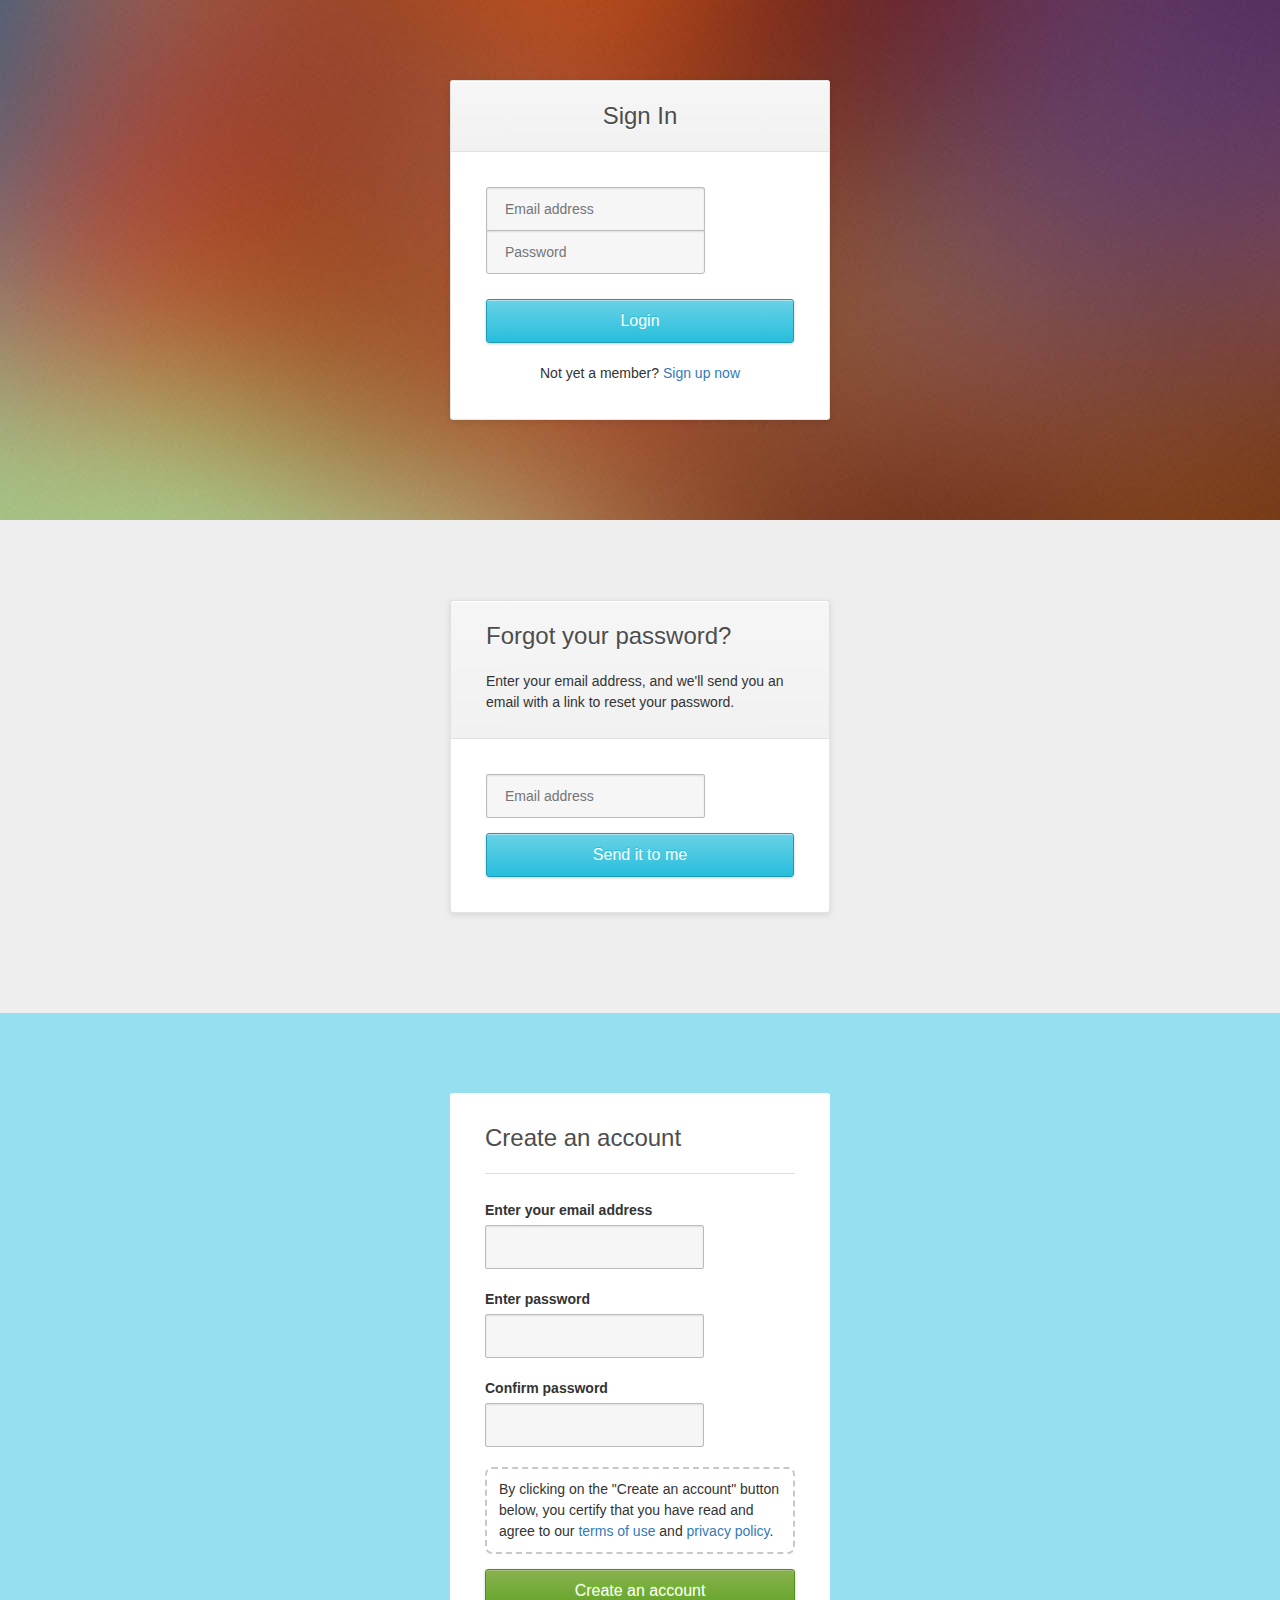
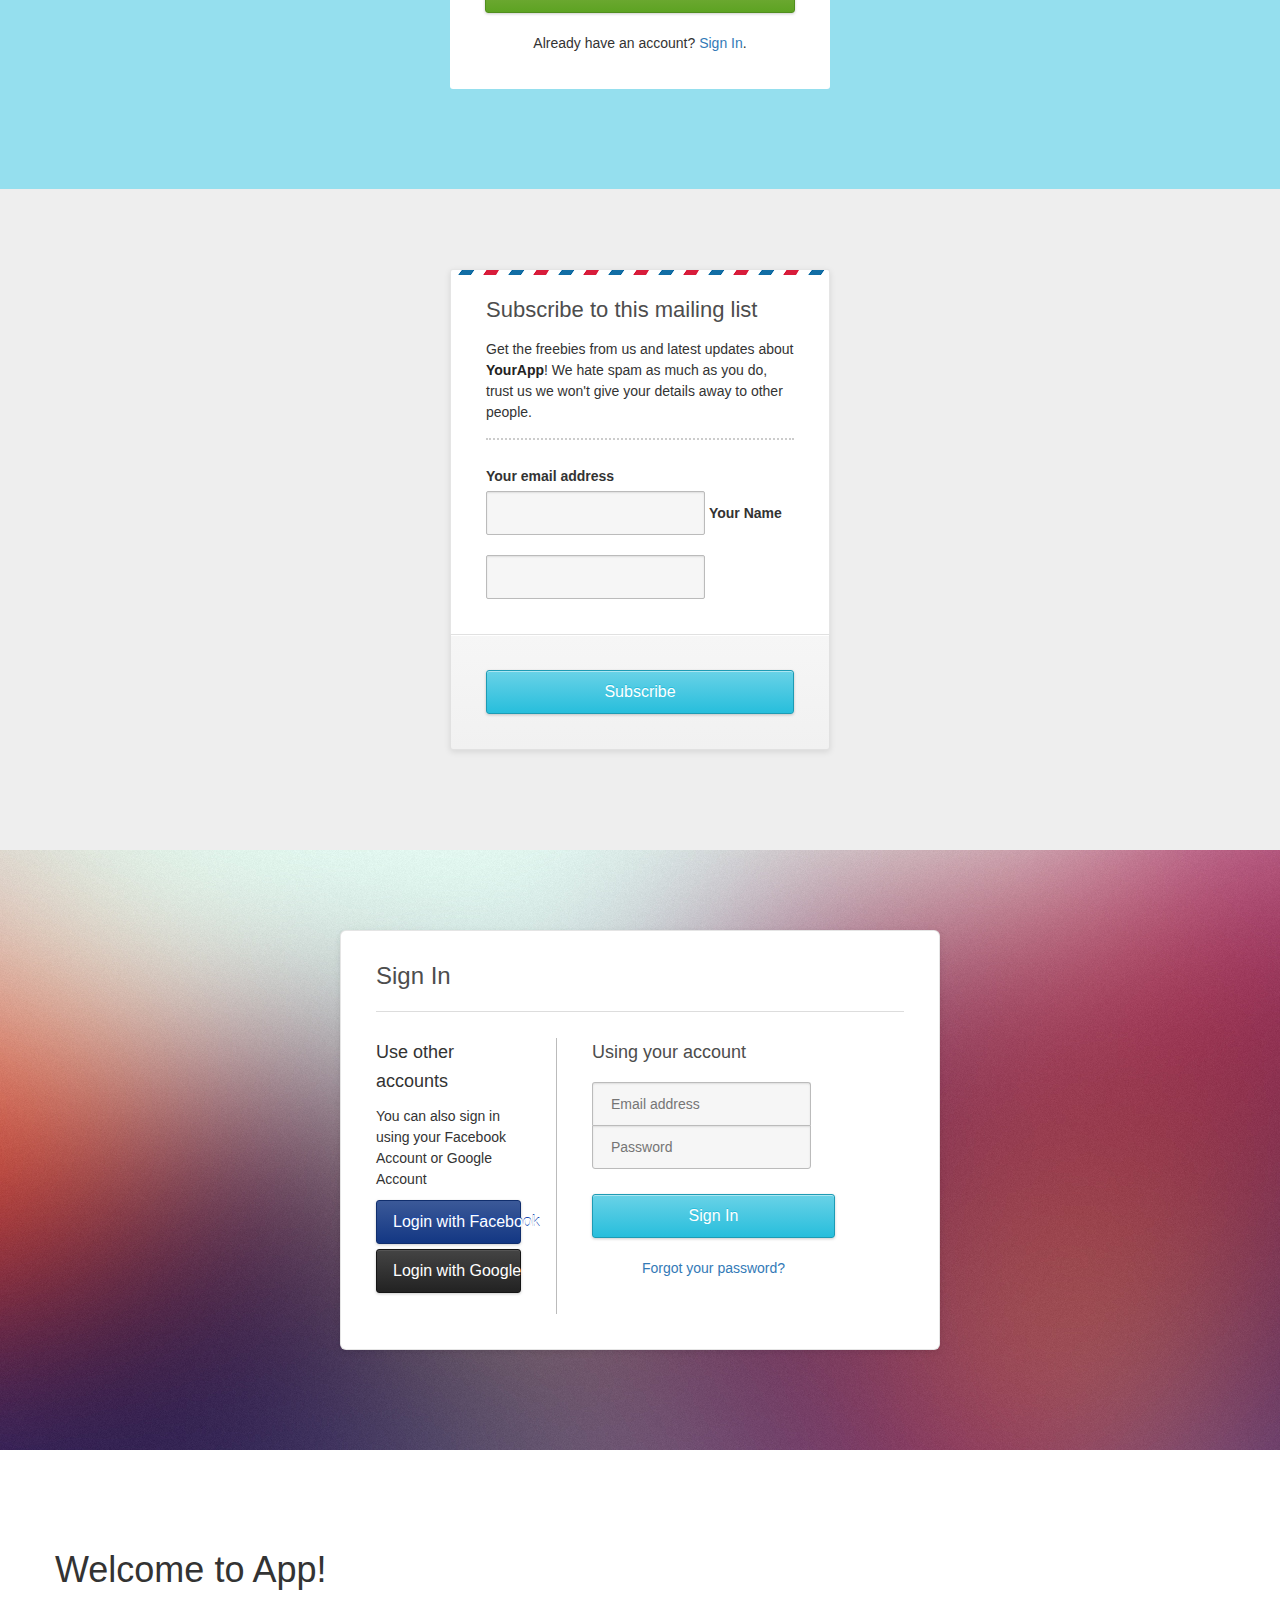
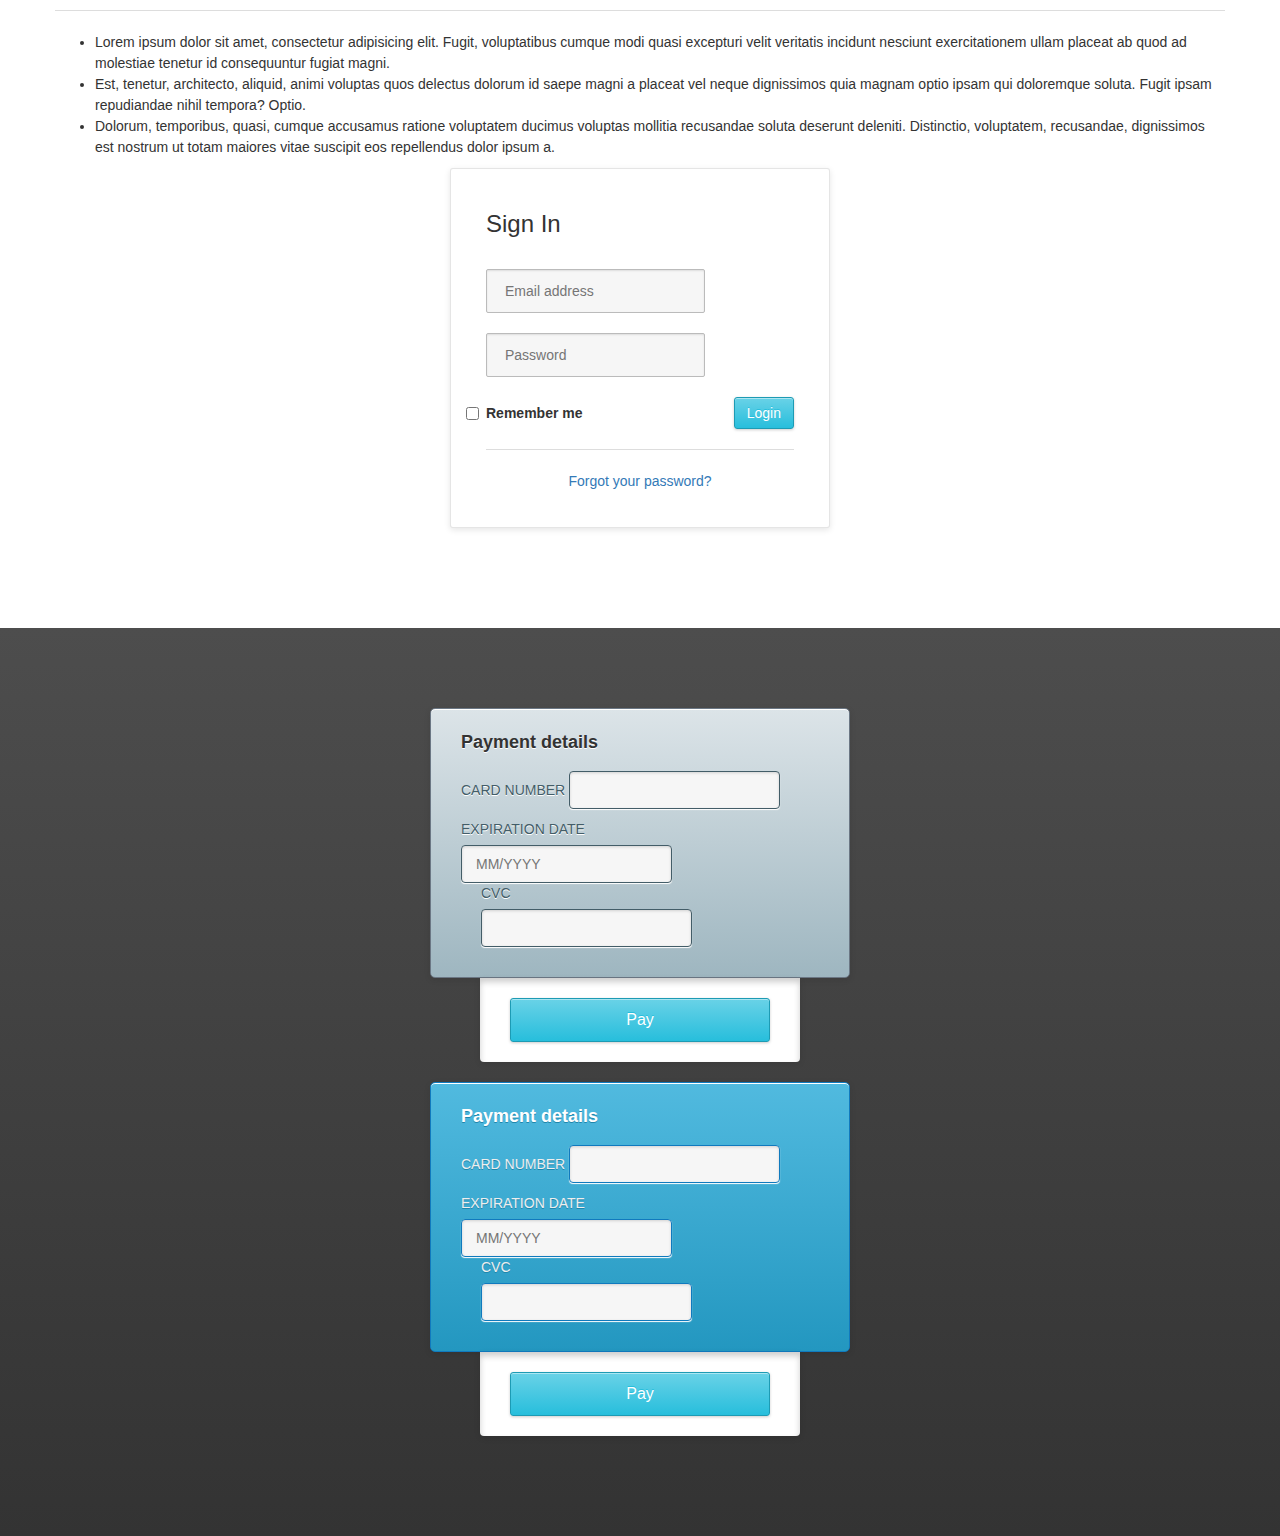
<file: bootstrap/index.html>
﻿<!DOCTYPE html>
<html xmlns="http://www.w3.org/1999/xhtml">
<head>
    <meta http-equiv="Content-Type" content="text/html; charset=utf-8" />
    <title>Clear Forms</title>
    <meta name="viewport" content="width=device-width, initial-scale=1.0" />     
    <link rel="stylesheet" href="./css/bootstrap.min.css" type="text/css" />       
    <link rel="stylesheet" href="./less/styles.css" type="text/css" />           
    <style type="text/css">       
        .row {
            padding: 80px 0px;
        }   
        .row + .row {
            margin-top: 10px;
            margin-bottom: 10px;
        }           
    </style>
</head>
<body>
    <div class="block blur">
        <div class="container">
            <div class="row">            
                <div class="span12">         
                    <div class="clear-form">                        
                        <form>               
                            <div class="form-heading gray">
                                <h3 class="header center">Sign In</h3>
                            </div>  
                            <div class="form-body">
                                <div class="pair-group">
                                    <input type="text" class="input-block-level" placeholder="Email address">
                                    <input type="password" class="input-block-level" placeholder="Password">         
                                </div>
                            </div>                                
                            <div class="form-footer">                                
                                <button class="btn btn-large btn-blue btn-block" type="submit">Login</button> 
                                <p class="center">Not yet a member? <a href="#">Sign up now</a> <i class="icon-arrow-right"></i></p>
                            </div>                
                        </form>
                    </div>
                </div>   
            </div>
        </div>
    </div>
    <div class="block">
        <div class="container">        
            <div class="row">            
                <div class="span12">               
                    <div class="clear-form">        
                        <form>               
                            <div class="form-heading gray">
                                <h3 class="header">Forgot your password?</h3>
                                <p>
                                    Enter your email address, and we'll send you an email with a link to reset your password. 
                                </p>
                            </div>  
                            <div class="form-body">
                                <input type="text" class="input-block-level" placeholder="Email address"/>
                            </div>                                 
                            <div class="form-footer">                     
                                <button class="btn btn-large btn-blue btn-block" type="submit">Send it to me</button>  
                            </div>                
                        </form>
                    </div>
                </div>
            </div>
        </div>
    </div>
    <div class="block blue">
        <div class="container">
            <div class="row">
                <div class="span12">
                    <div class="clear-form no-border">                                
                        <form>  
                            <div class="form-heading">
                                <h3 class="header">Create an account</h3>   
                                <hr/>                            
                            </div>  
                            <div class="form-body">
                                <span class="form-label">Enter your email address</span>
                                <input type="text" class="input-block-level">
                                <span class="form-label">Enter password</span>
                                <input type="password" class="input-block-level" >
                                <span class="form-label">Confirm password</span>
                                <input type="password" class="input-block-level">                          
                               
                                <p class="highlight">
                                    By clicking on the "Create an account" button below, you certify that you have read and agree to our <a href="#">terms of use</a> and <a href="">privacy policy</a>.
                                </p>  

                            </div>                                 
                            <div class="form-footer">                               
                                <button class="btn btn-large btn-green btn-block" type="submit">Create an account</button> 
                                <p class="center">
                                     Already have an account? <a href="#">Sign In</a>.
                                </p>
                            </div>                                         
                        </form>
                    </div> 
                </div>
            </div>
        </div>         
    </div>
    <div class="block">
        <div class="container">        
            <div class="row">            
                <div class="span12">               
                    <div class="clear-form mailing">        
                        <form>               
                            <div class="form-heading">
                                <h4 class="header" style="font-size: 22px;">Subscribe to this mailing list</h4>        
                                <p>Get the freebies from us and latest updates about <strong>YourApp</strong>! We hate spam as much as you do, trust us we won't give your details away to other people.</p>
                                <hr class="dotted">                      
                            </div>  
                            <div class="form-body">
                                <span class="form-label">Your email address</span>
                                <input type="text" class="input-block-level">
                                <span class="form-label">Your Name</span>
                                <input type="text" class="input-block-level">
                            </div>                                 
                            <div class="form-footer gray">                                                          
                                <button class="btn btn-large btn-blue btn-block" type="submit">Subscribe</button>  
                            </div>                
                        </form>
                    </div>
                </div>
            </div>
        </div>
    </div>
    <div class="block blur2">
        <div class="container">
            <div class="row">
                <div class="span12">
                    <div class="clear-form two-col">
                        <div class="form-heading">
                            <h3 class="header">Sign In</h3>
                            <hr/>
                        </div>
                        <div class="col1">                            
                            <h4>Use other accounts</h4>
                            <p>
                                You can also sign in using your Facebook Account or Google Account
                            </p>
                            <a href="" class="btn btn-large btn-block btn-fb">Login with Facebook</a>
                            <a href="" class="btn btn-large btn-block btn-google">Login with Google</a>
                        </div>
                        <div class="col2">
                            <div class="form-heading">
                                <h4 class="header">Using your account</h4>                                                        
                            </div>  
                            <div class="form-body">                              
                                <div class="pair-group">
                                    <input type="text" class="input-block-level" placeholder="Email address">
                                    <input type="password" class="input-block-level" placeholder="Password">         
                                </div>
                           </div>                                 
                            <div class="form-footer">     
                                <button class="btn btn-large btn-blue btn-block" type="submit">Sign In</button> 
                                <p class="center">
                                    <a href="#">Forgot your password?</a>
                                </p>
                            </div>    
                        </div>          
                    </div>
                </div>
            </div>
        </div>
    </div>
    <div class="block white">
        <div class="container">
            <div class="row">
                <div class="span6">
                    <h1>Welcome to App!</h1>
                    <hr/>
                    <ul>
                        <li>Lorem ipsum dolor sit amet, consectetur adipisicing elit. Fugit, voluptatibus cumque modi quasi excepturi velit veritatis incidunt nesciunt exercitationem ullam placeat ab quod ad molestiae tenetur id consequuntur fugiat magni.</li>
                        <li>Est, tenetur, architecto, aliquid, animi voluptas quos delectus dolorum id saepe magni a placeat vel neque dignissimos quia magnam optio ipsam qui doloremque soluta. Fugit ipsam repudiandae nihil tempora? Optio.</li>
                        <li>Dolorum, temporibus, quasi, cumque accusamus ratione voluptatem ducimus voluptas mollitia recusandae soluta deserunt deleniti. Distinctio, voluptatem, recusandae, dignissimos est nostrum ut totam maiores vitae suscipit eos repellendus dolor ipsum a.</li>
                    </ul>
                </div>
                <div class="offset1 span5">
                    <div class="clear-form">                        
                        <form>               
                            <div class="form-heading">
                                <h3>Sign In</h3>                               
                            </div>  
                            <div class="form-body">
                                <input type="text" class="input-block-level" placeholder="Email address">
                                <input type="password" class="input-block-level" placeholder="Password">    
                                <div class="body-split">
                                    <div class="left-col">
                                        <label class="checkbox">
                                            <input type="checkbox" value="remember-me"> Remember me
                                        </label>
                                    </div>
                                    <div class="right-col">                         
                                        <button class="btn btn-blue pull-right" type="submit">Login</button>
                                    </div>
                                </div>                
                            </div>                                 
                            <div class="form-footer">                          
                                <hr/>
                                <p class="center">
                                    <a href="#">Forgot your password?</a>
                                </p>
                            </div>                
                        </form>
                    </div>
                </div>
            </div>
        </div>
    </div>
    <div class="block dark">
        <div class="container">
            <div class="row">
                <div class="span6">
                    <div class="payment-form">
                        <form>               
                            <div class="payment-card">
                                <div class="card-heading">
                                    <p>Payment details</p>       
                                </div>
                                <div class="card-body">
                                    <span class="form-label">Card number</span>
                                    <input type="text" class="input-block-level">    
                                    <div class="card-strip no-background">
                                        <div class="input-group">
                                            <span class="form-label">Expiration Date</span>
                                            <input type="text" class="input-block-level" placeholder="MM/YYYY">
                                        </div>
                                        <div class="input-group">
                                            <span class="form-label">CVC</span>
                                            <input type="text" class="input-block-level">                    
                                        </div>
                                    </div>   
                                </div>
                            </div>                                           
                            <div class="form-footer">                               
                                <button class="btn btn-large btn-blue btn-block" type="submit">Pay</button>   
                            </div>                
                        </form>
                    </div>
                </div>
                <div class="span6">
                    <div class="payment-form">
                        <form>               
                            <div class="payment-card blue">
                                <div class="card-heading">
                                    <p>Payment details</p>       
                                </div>
                                <div class="card-body">
                                    <span class="form-label">Card number</span>
                                    <input type="text" class="input-block-level">    
                                    <div class="card-strip no-background">
                                        <div class="input-group">
                                            <span class="form-label">Expiration Date</span>
                                            <input type="text" class="input-block-level" placeholder="MM/YYYY">
                                        </div>
                                        <div class="input-group">
                                            <span class="form-label">CVC</span>
                                            <input type="text" class="input-block-level">                    
                                        </div>
                                    </div>   
                                </div>
                            </div>                                           
                            <div class="form-footer">                               
                                <button class="btn btn-large btn-blue btn-block" type="submit">Pay</button>   
                            </div>                
                        </form>
                    </div>
                </div>
            </div>
        </div>
    </div>    
</body>
</html>
</file>
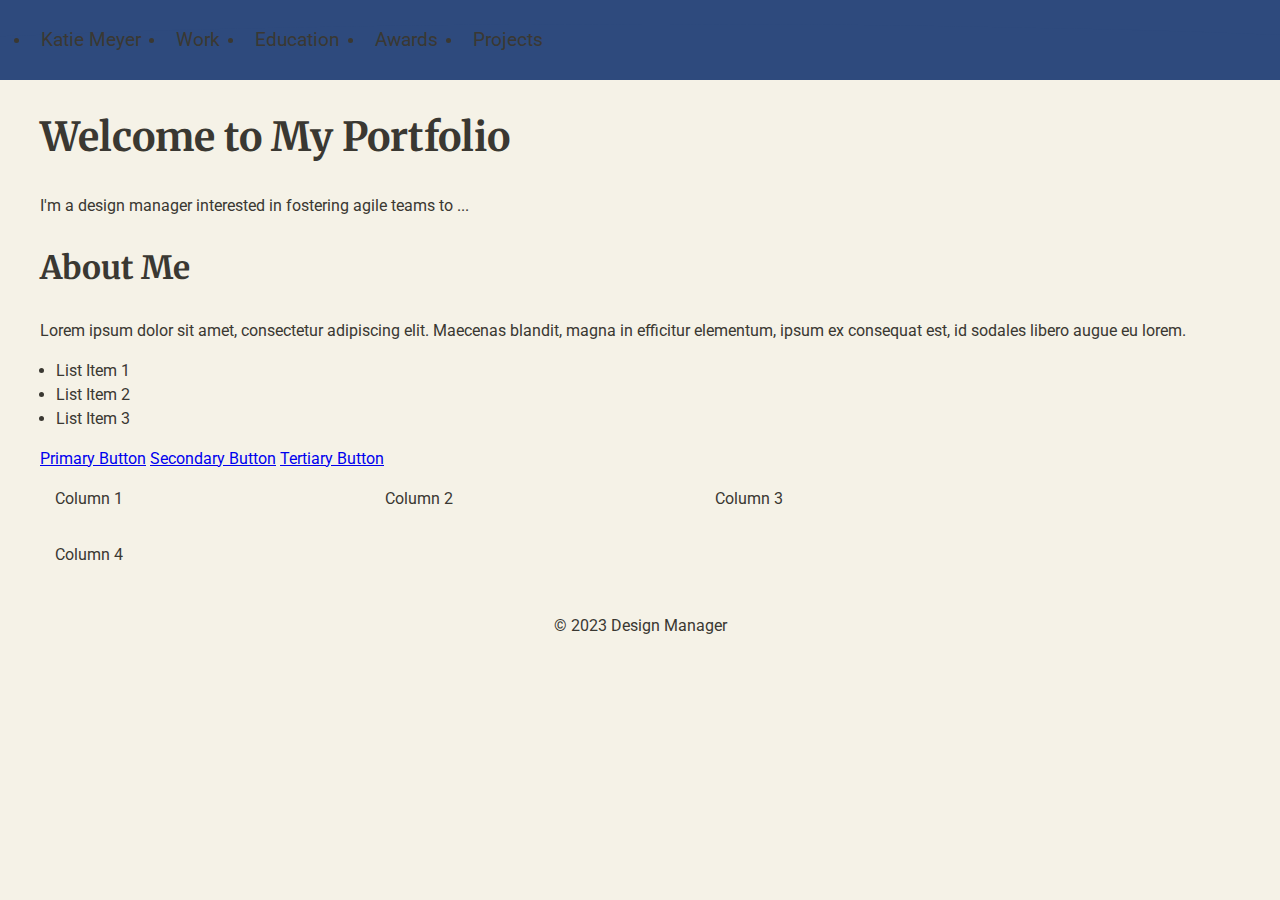
<file: index2.html>
<!DOCTYPE html>
<html lang="en">
<head>
    <meta charset="UTF-8">
    <meta name="viewport" content="width=device-width, initial-scale=1.0">
    <title>Katie Meyer - Design Manager</title>
    <meta name="description" content="Explore the portfolio of Katie Meyer, a senior UX Design Manager with a rich history in creating stunning, intuitive designs. Learn about her work experience, education, awards, and projects.">
    <meta name="keywords" content="Katie Meyer, UX Design Manager, Portfolio, User Experience, Design">
    <meta name="author" content="Katie Meyer">
    <link rel="stylesheet" type="text/css" href="style.css">
    <link href="https://fonts.googleapis.com/css2?family=Roboto:wght@300;400;700&family=Merriweather:wght@300;400;700&display=swap" rel="stylesheet">
</head>
<body>
    <header>
        <nav class="menu">
            <ul>
                <li class="name"><a href="index.html">Katie Meyer</a></li>
                <li><a href="work.html">Work</a></li>
                <li><a href="education.html">Education</a></li>
                <li><a href="awards.html">Awards</a></li>
                <li><a href="projects.html">Projects</a></li>
            </ul>
        </nav>
    </header>

    <main class="container">
        <section class="hero">
            <h1>Welcome to My Portfolio</h1>
            <p>I'm a design manager interested in fostering agile teams to ...</p>
        </section>
        <section class="introduction">
            <h2>About Me</h2>
            <p>Lorem ipsum dolor sit amet, consectetur adipiscing elit. Maecenas blandit, magna in efficitur elementum, ipsum ex consequat est, id sodales libero augue eu lorem.</p>
            <ul class="list">
                <li>List Item 1</li>
                <li>List Item 2</li>
                <li>List Item 3</li>
            </ul>
            <a href="#" class="primary-button">Primary Button</a>
            <a href="#" class="secondary-button">Secondary Button</a>
            <a href="#" class="tertiary-button">Tertiary Button</a>
        </section>

<div class="container">
    <div class="row">
        <div class="column-25">
            <p>Column 1</p>
        </div>
        <div class="column-25">
            <p>Column 2</p>
        </div>
        <div class="column-25">
            <p>Column 3</p>
        </div>
        <div class="column-25">
            <p>Column 4</p>
        </div>
    </div>
</div>

    </main>
    <footer>
        <p>© 2023 Design Manager</p>
    </footer>
</body>
</html>
</file>
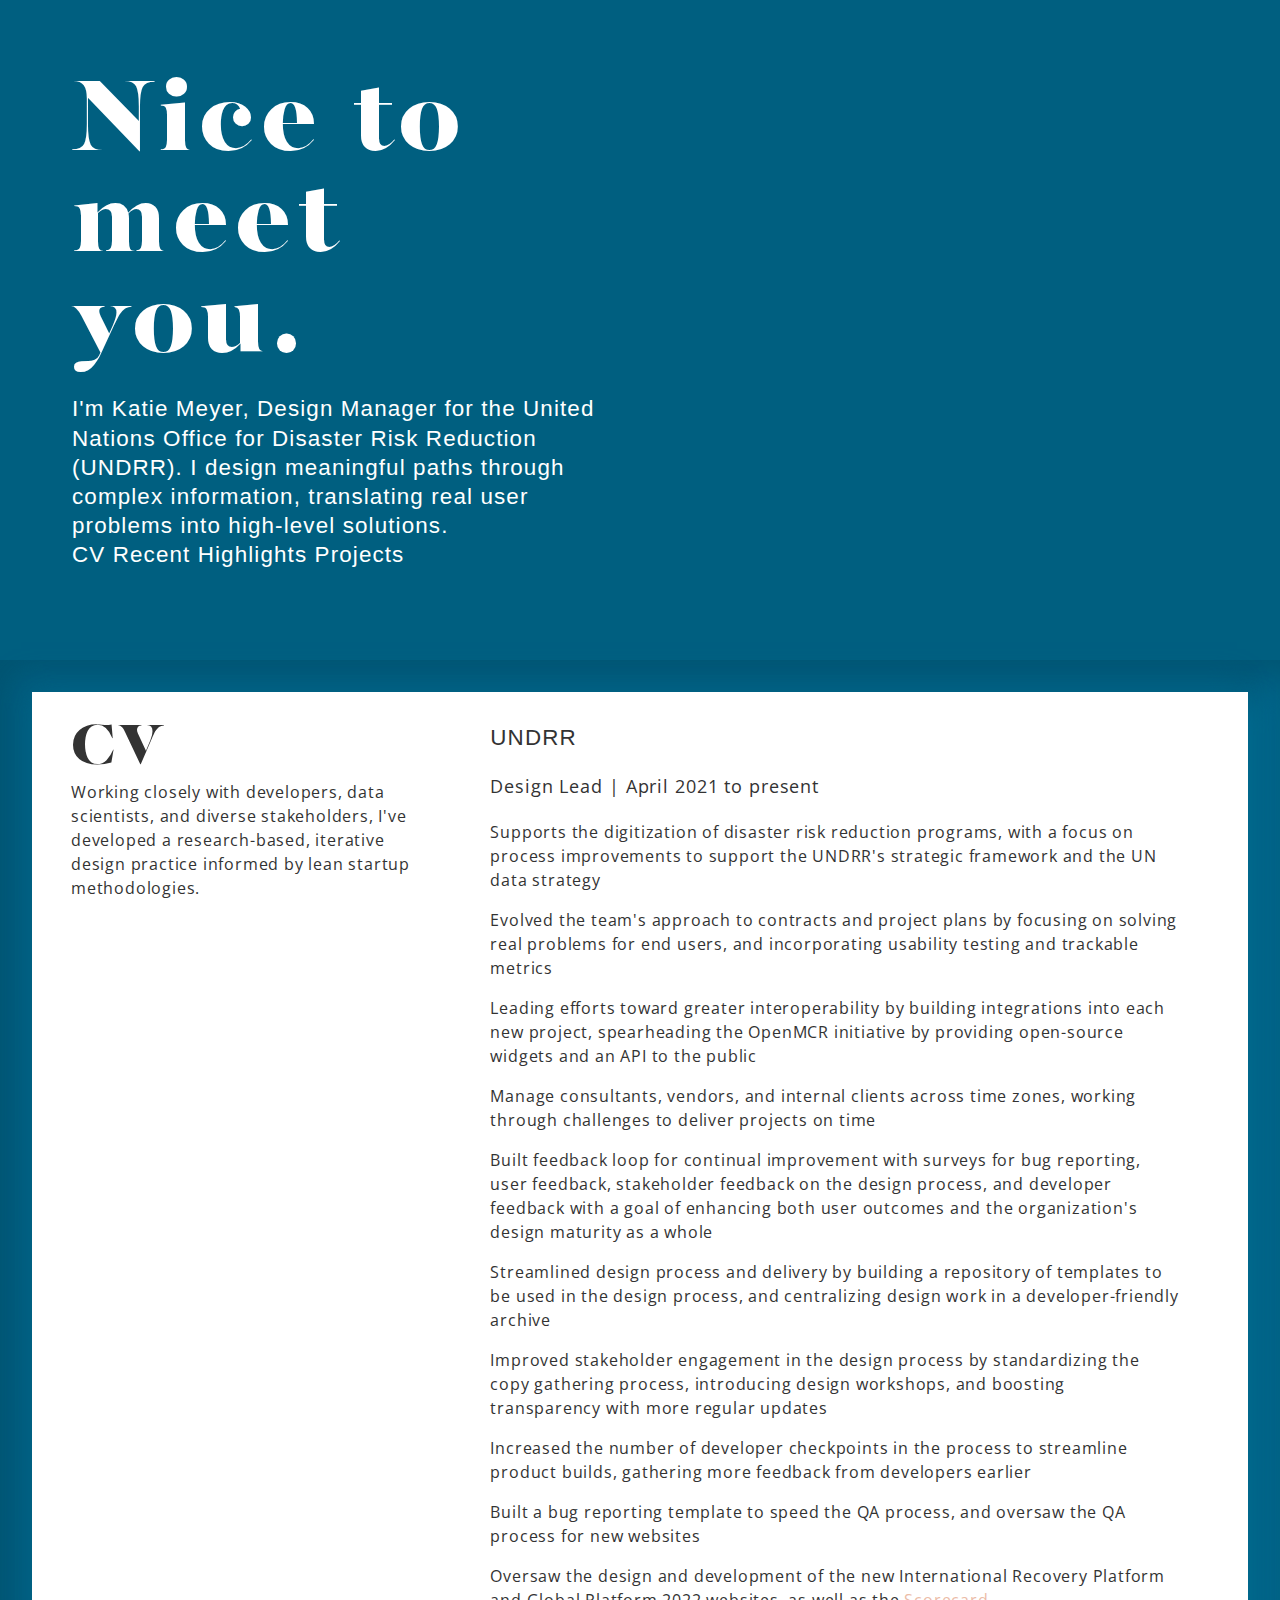
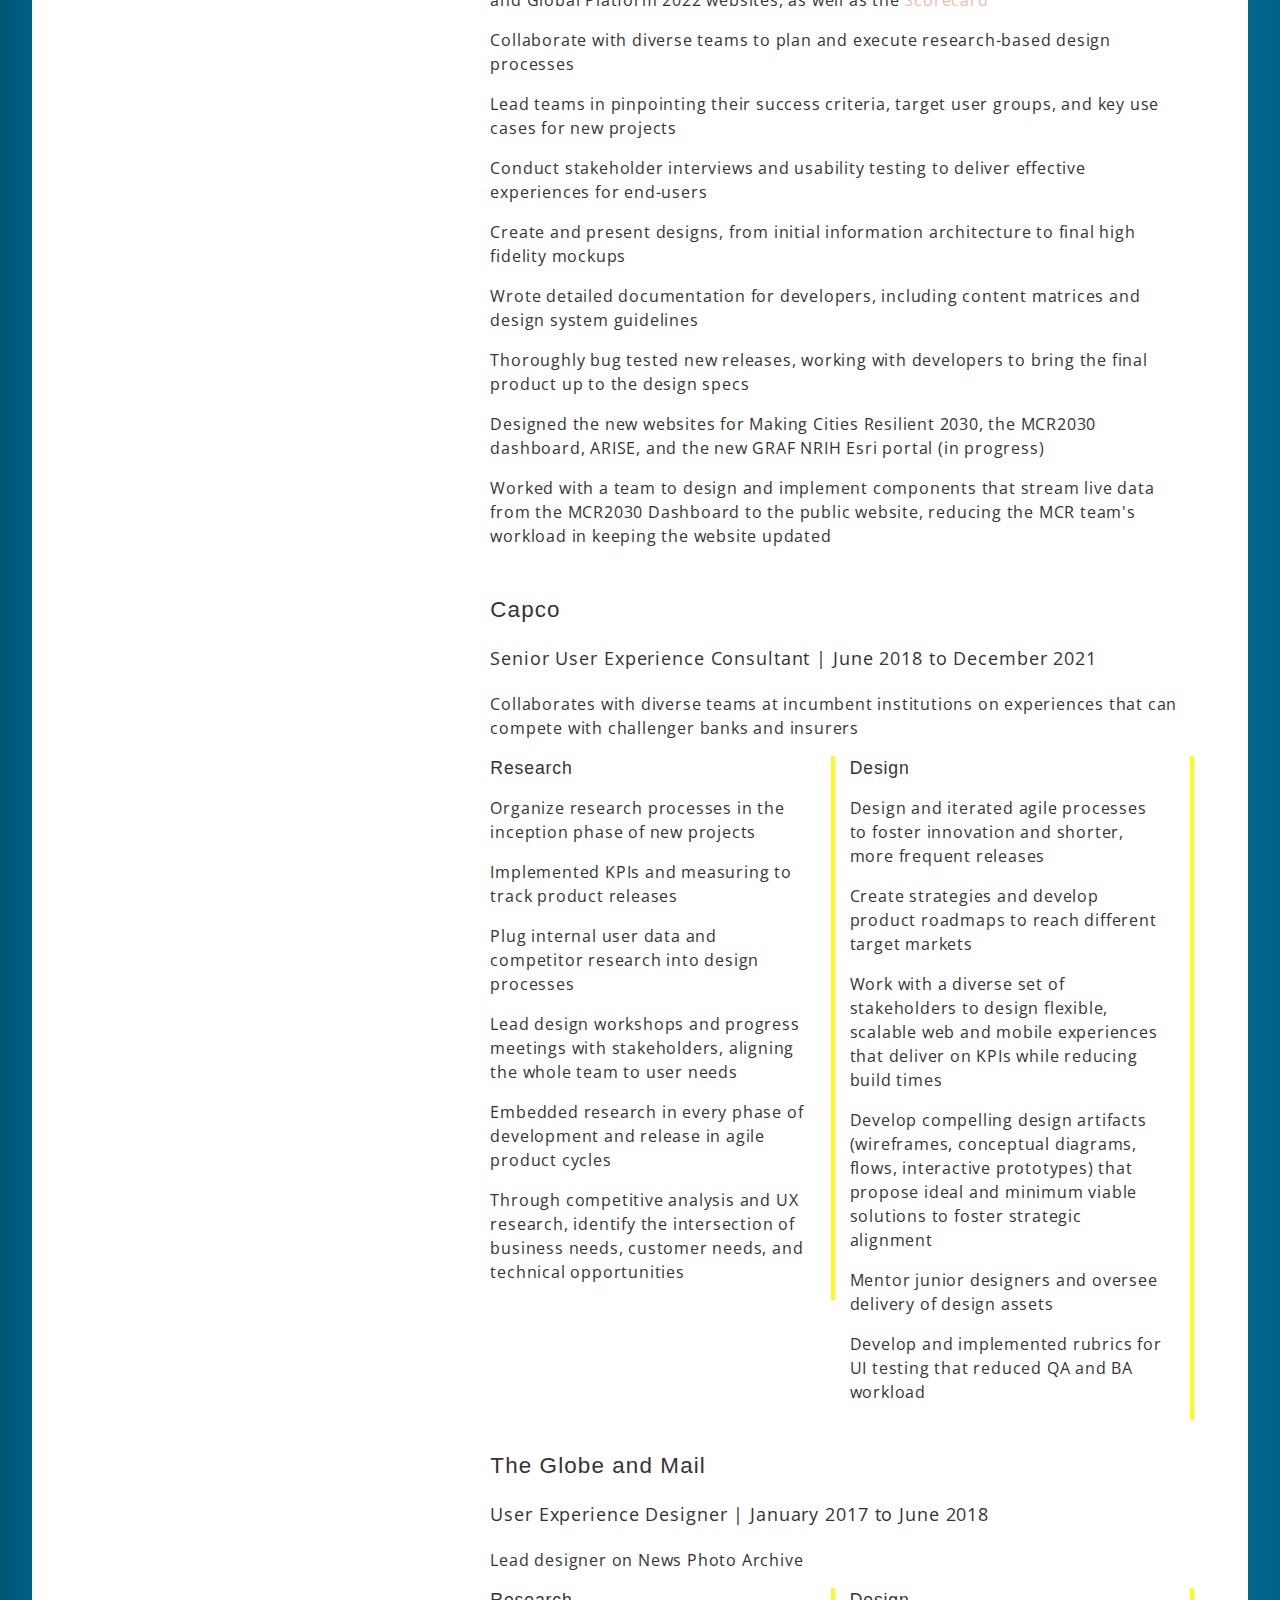
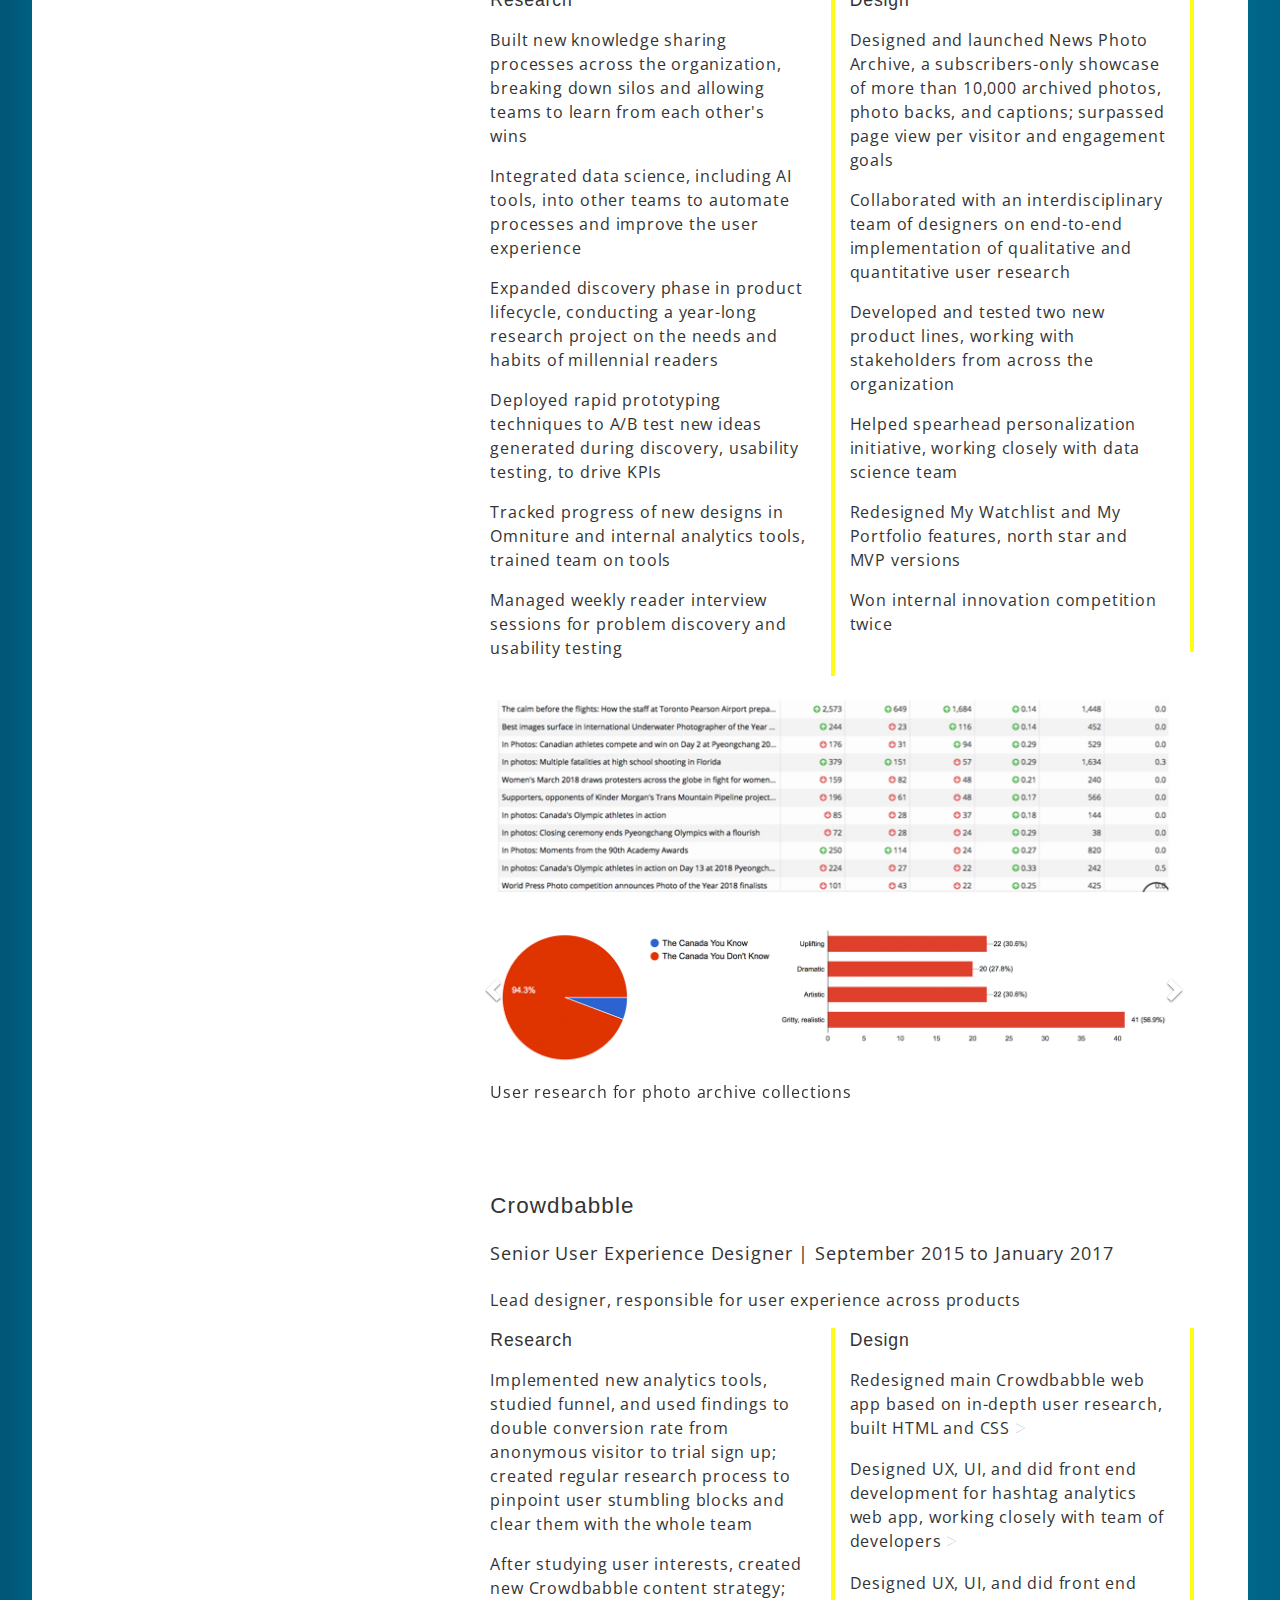
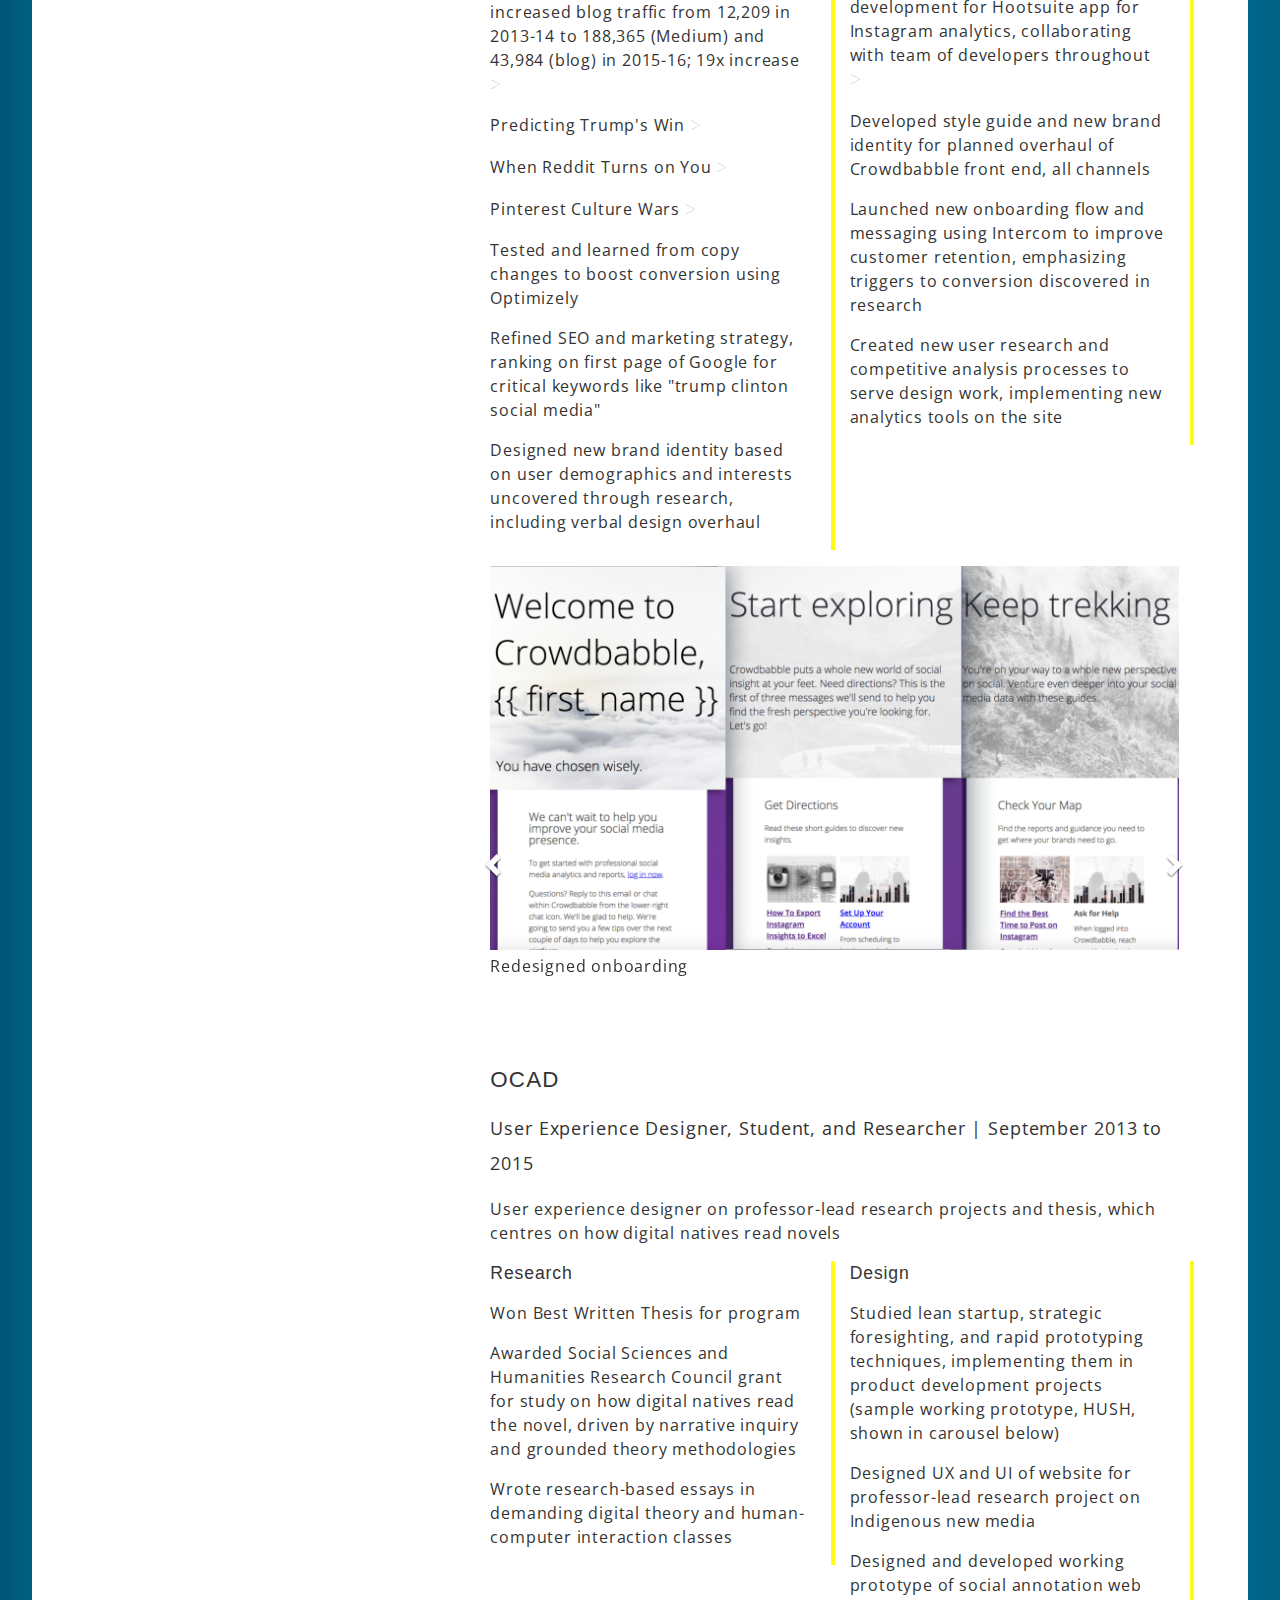
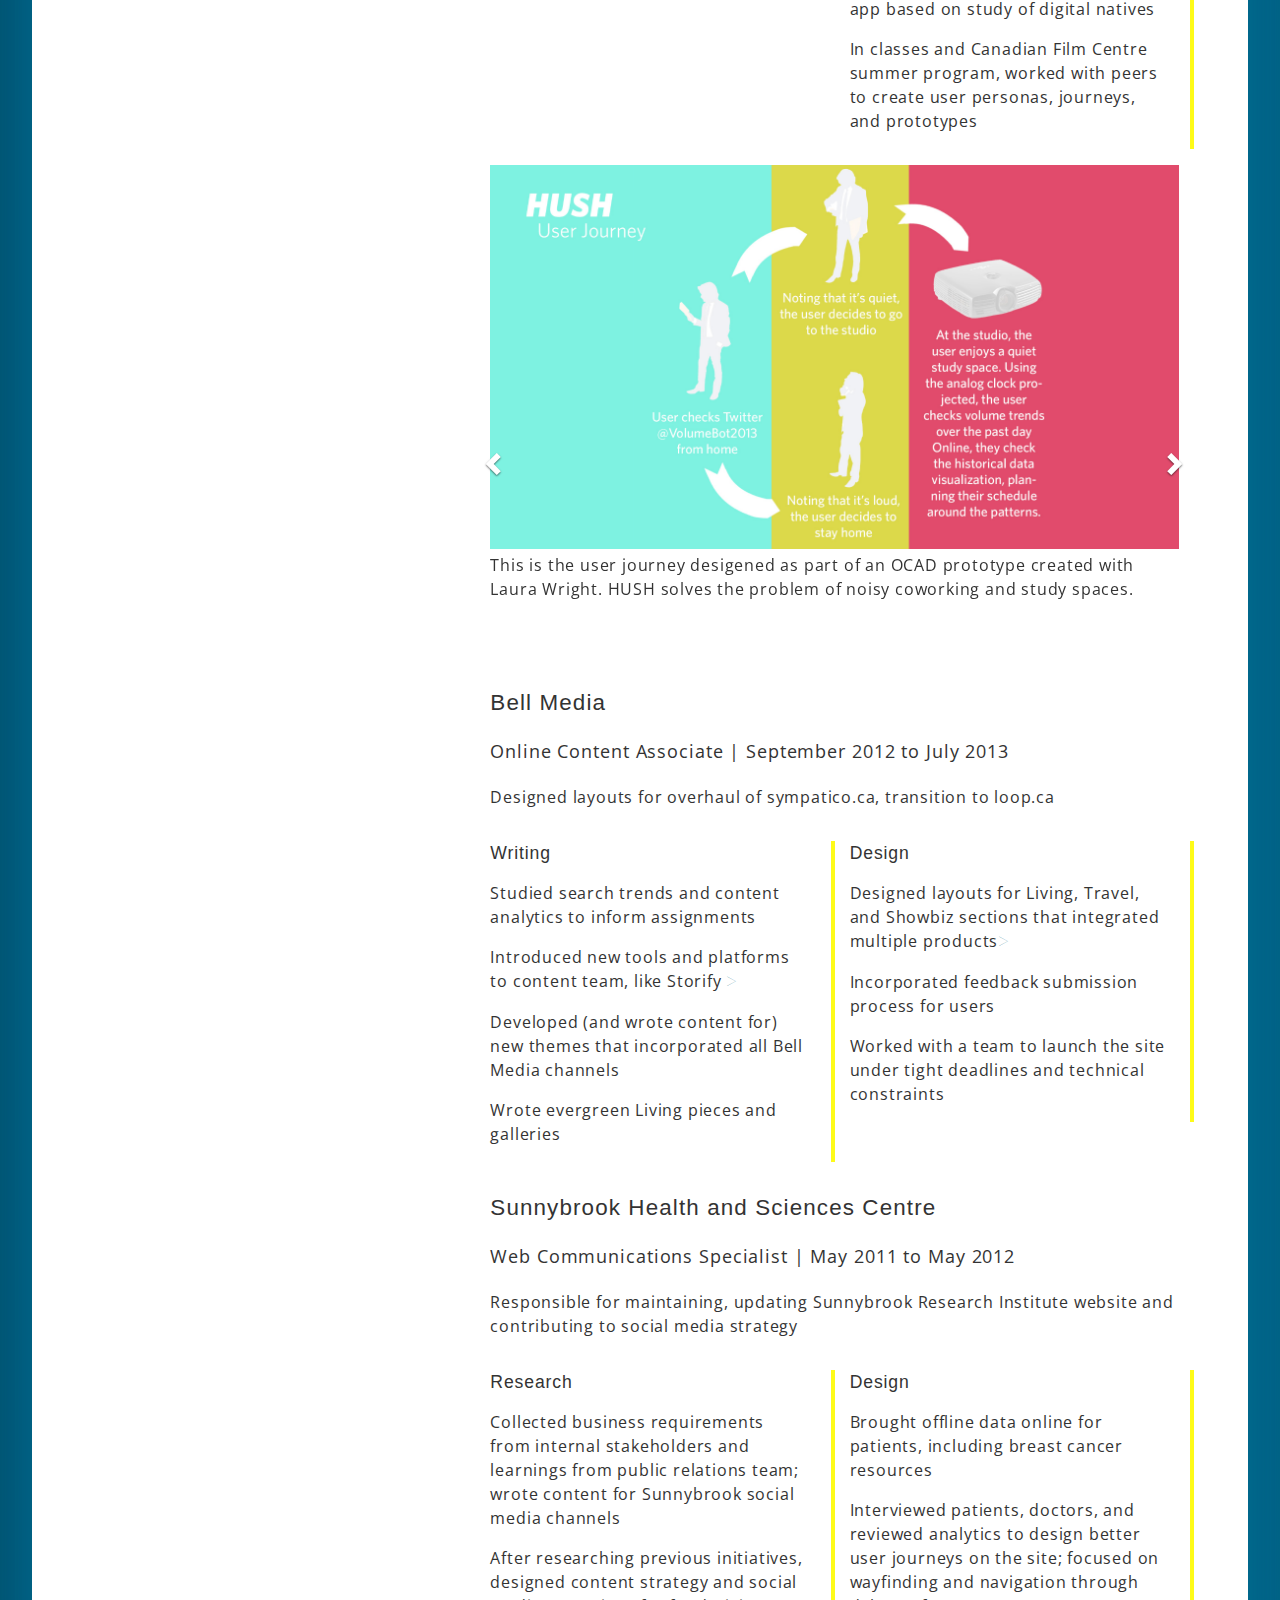
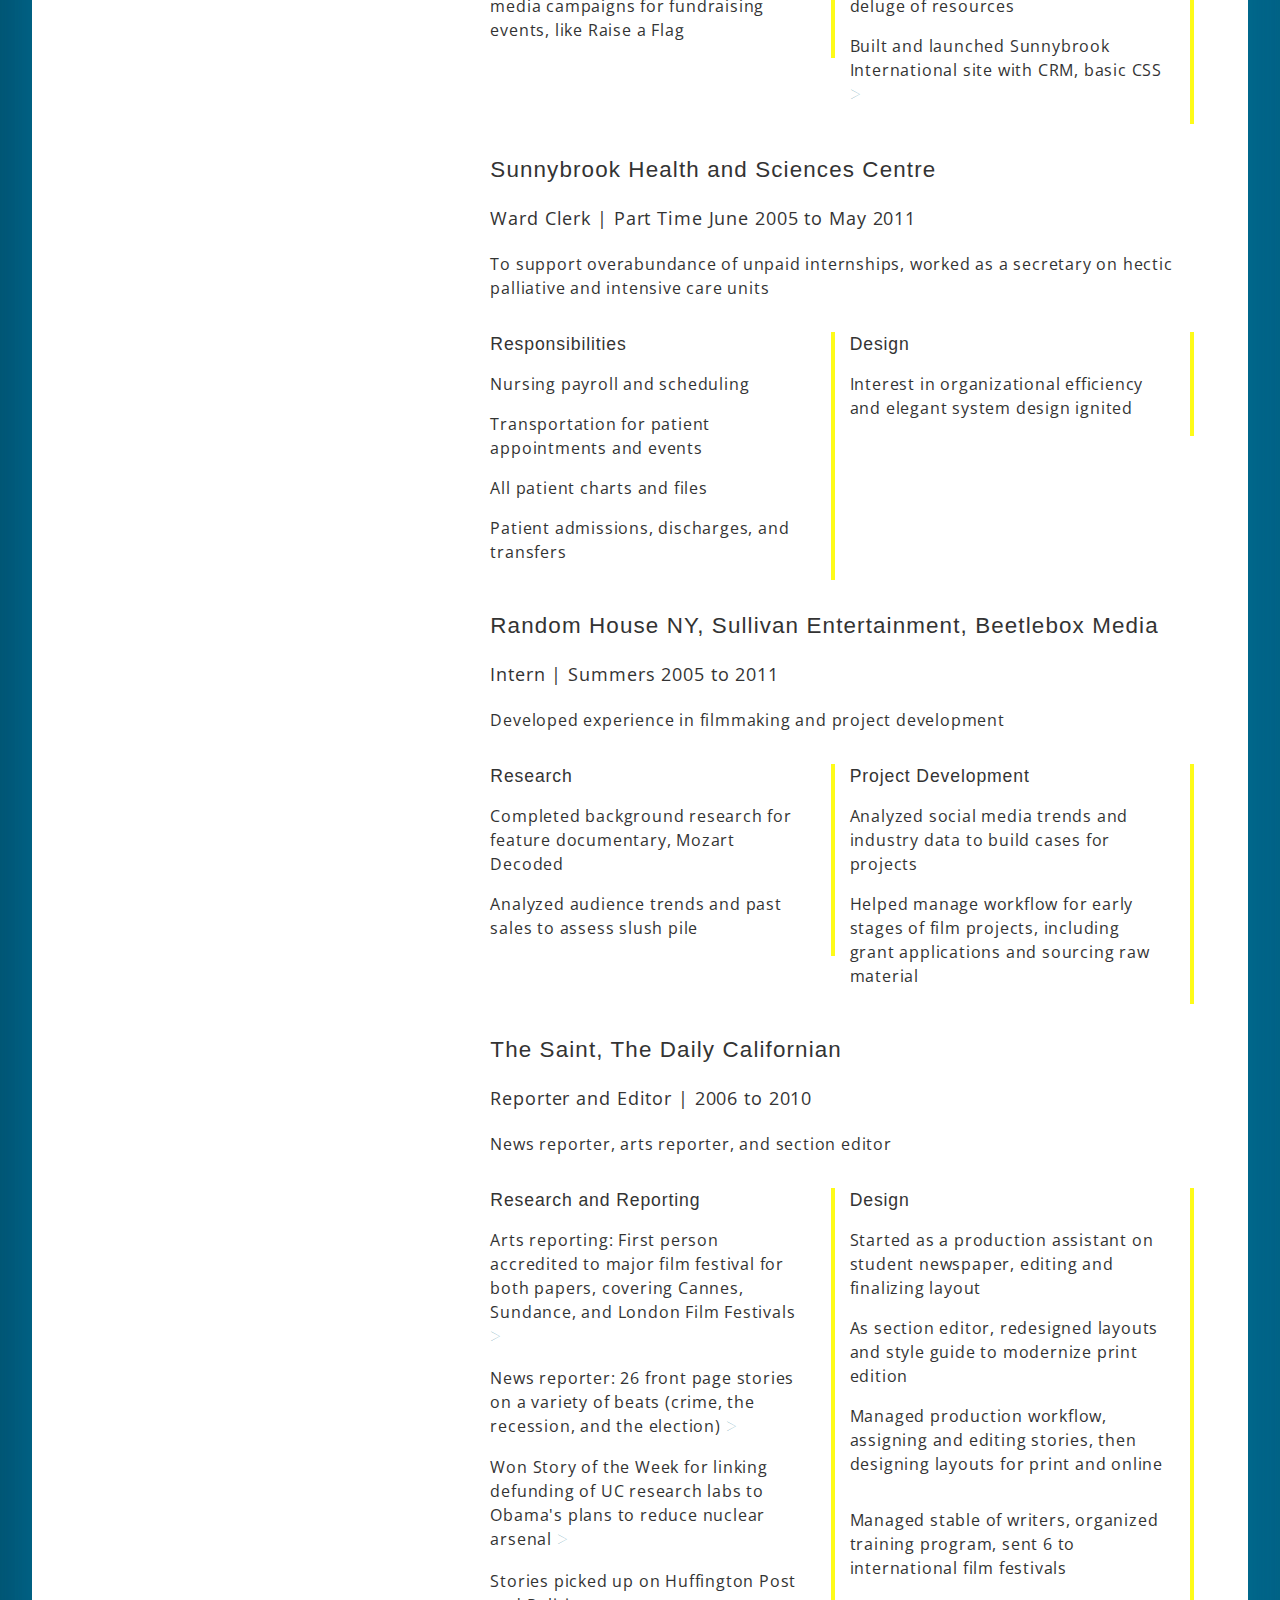
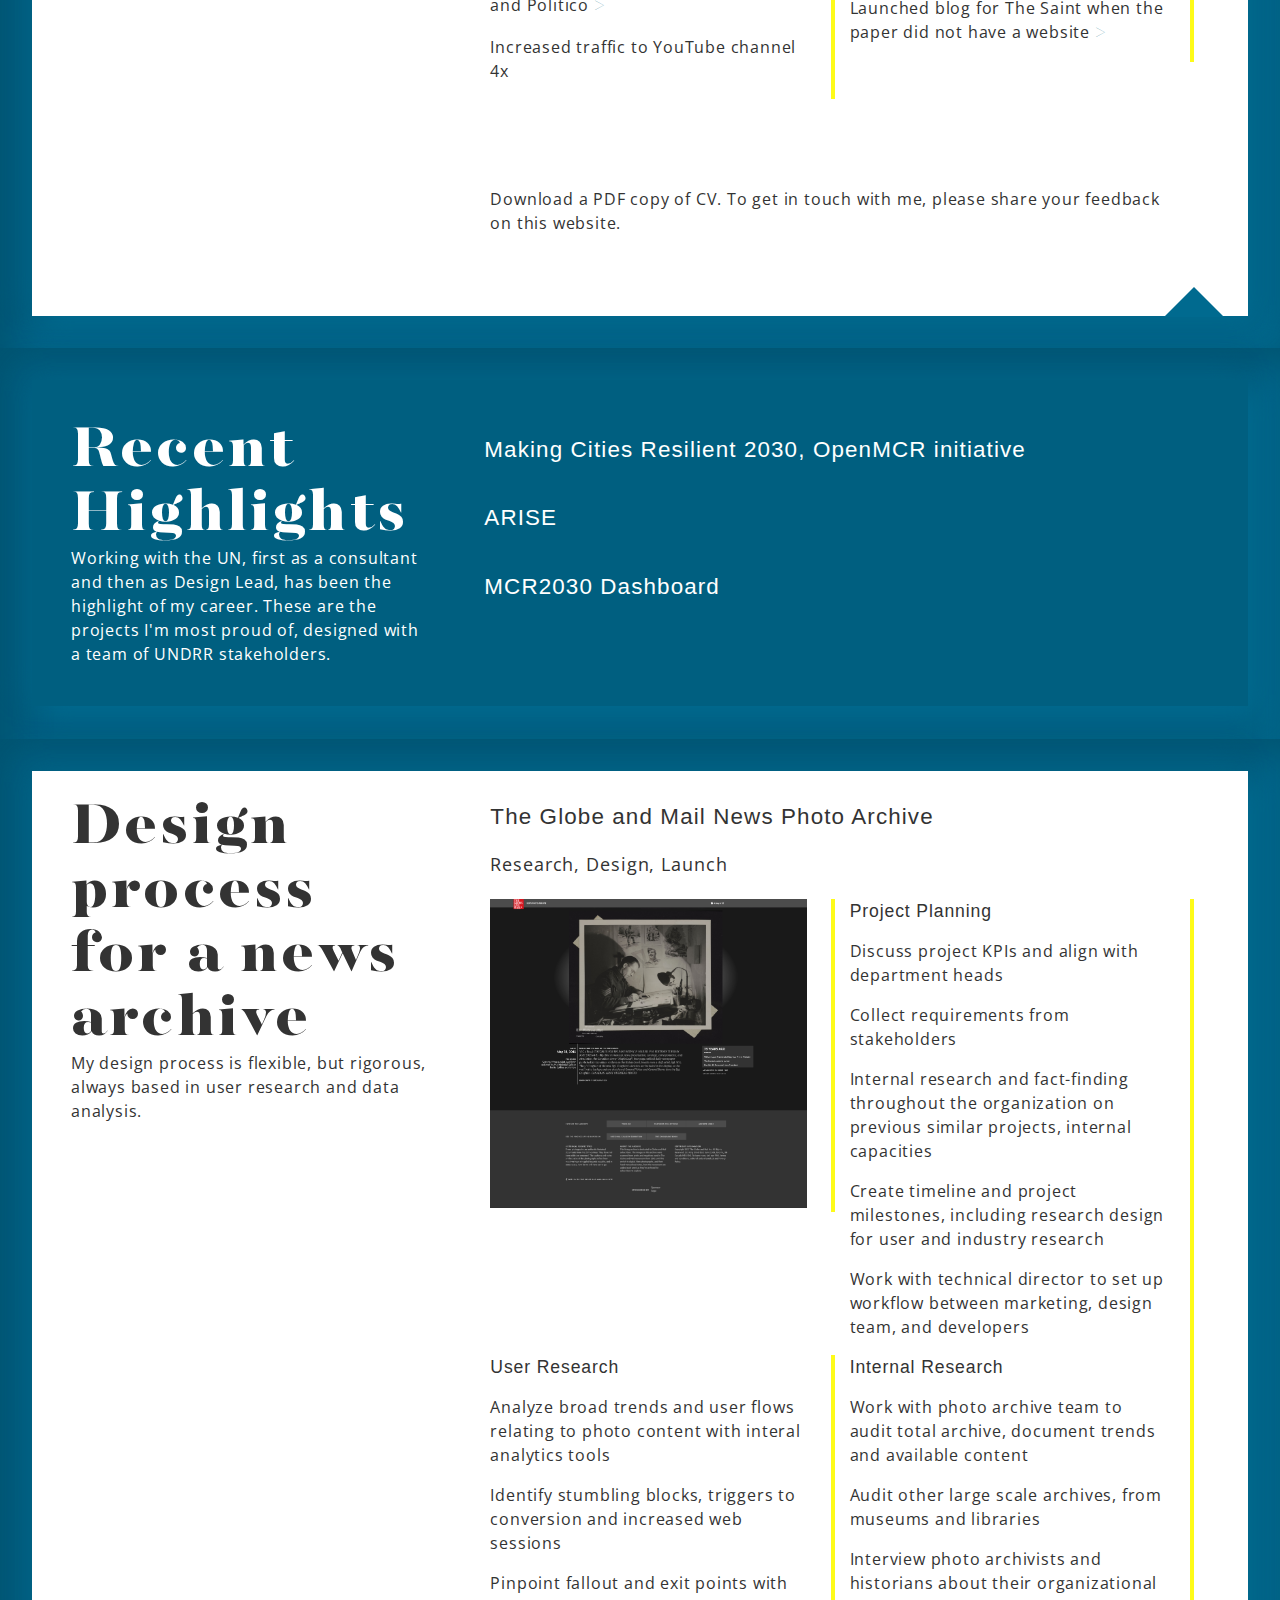
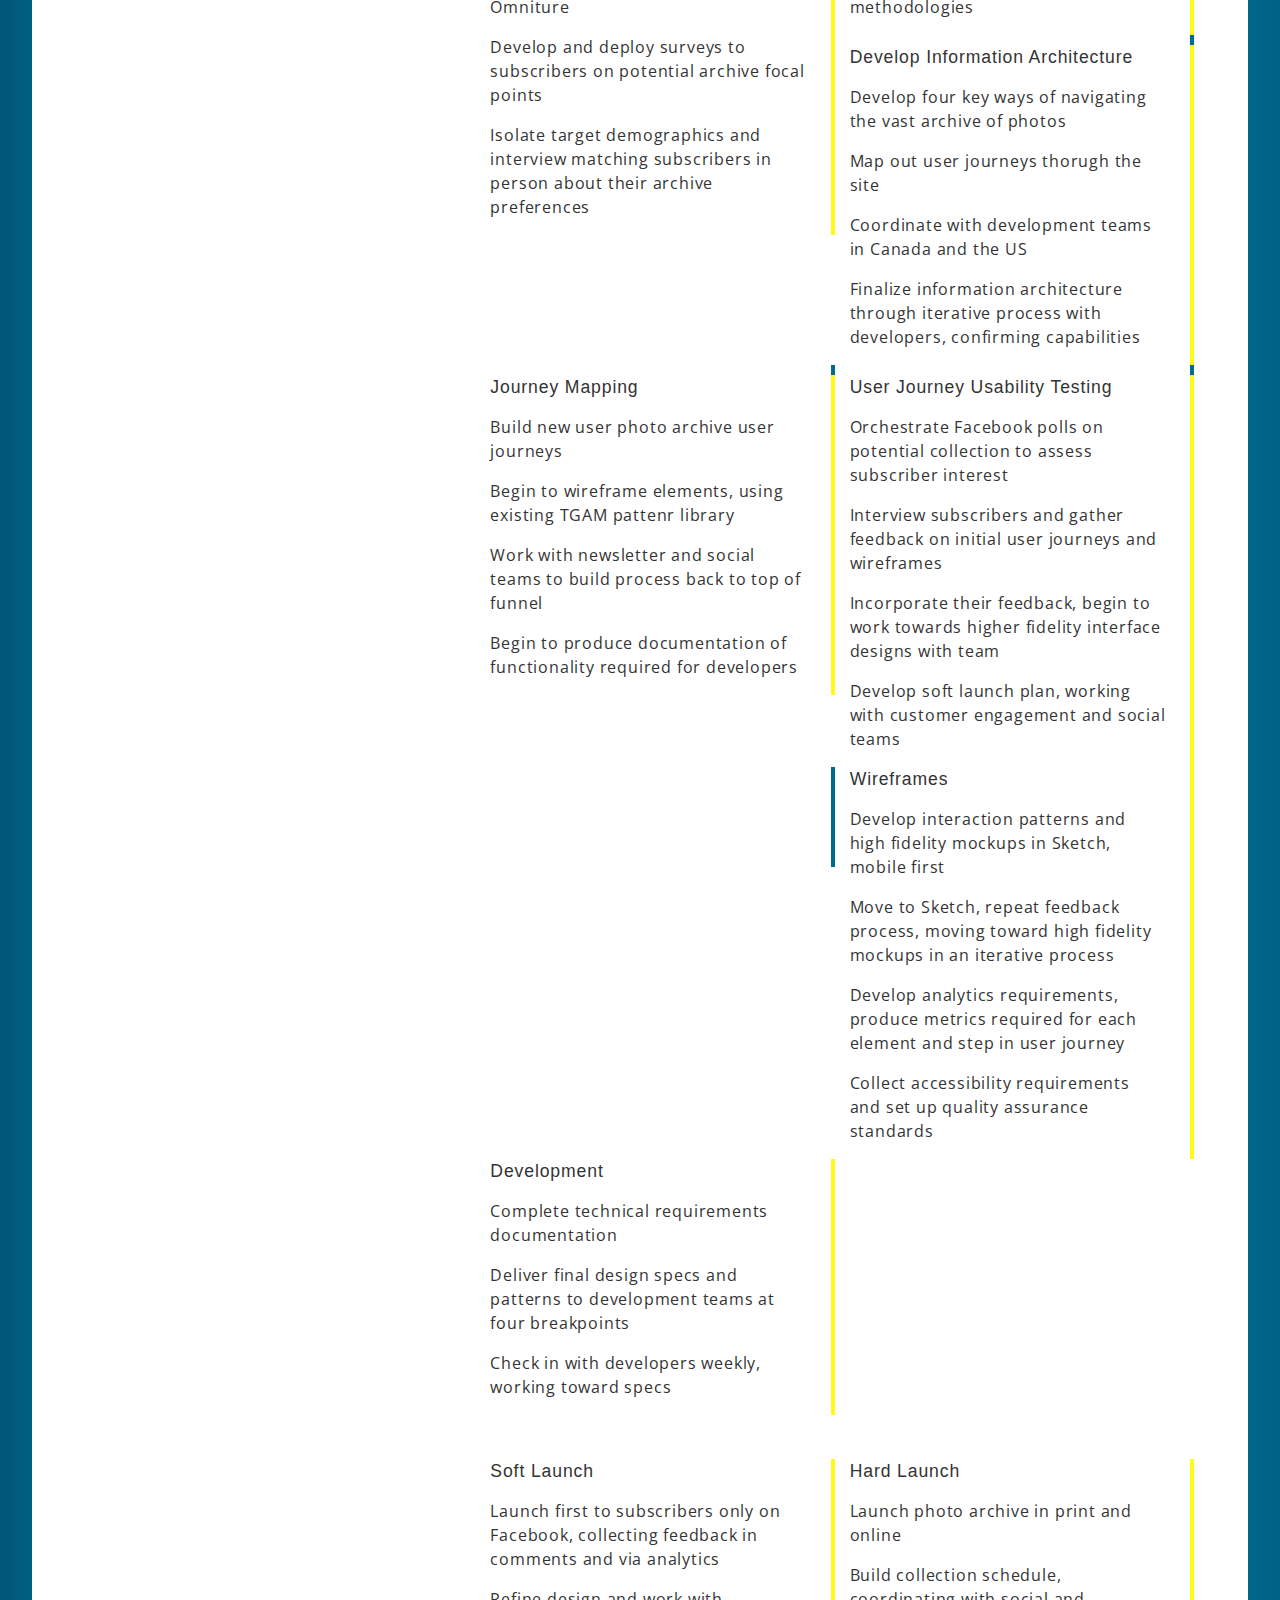
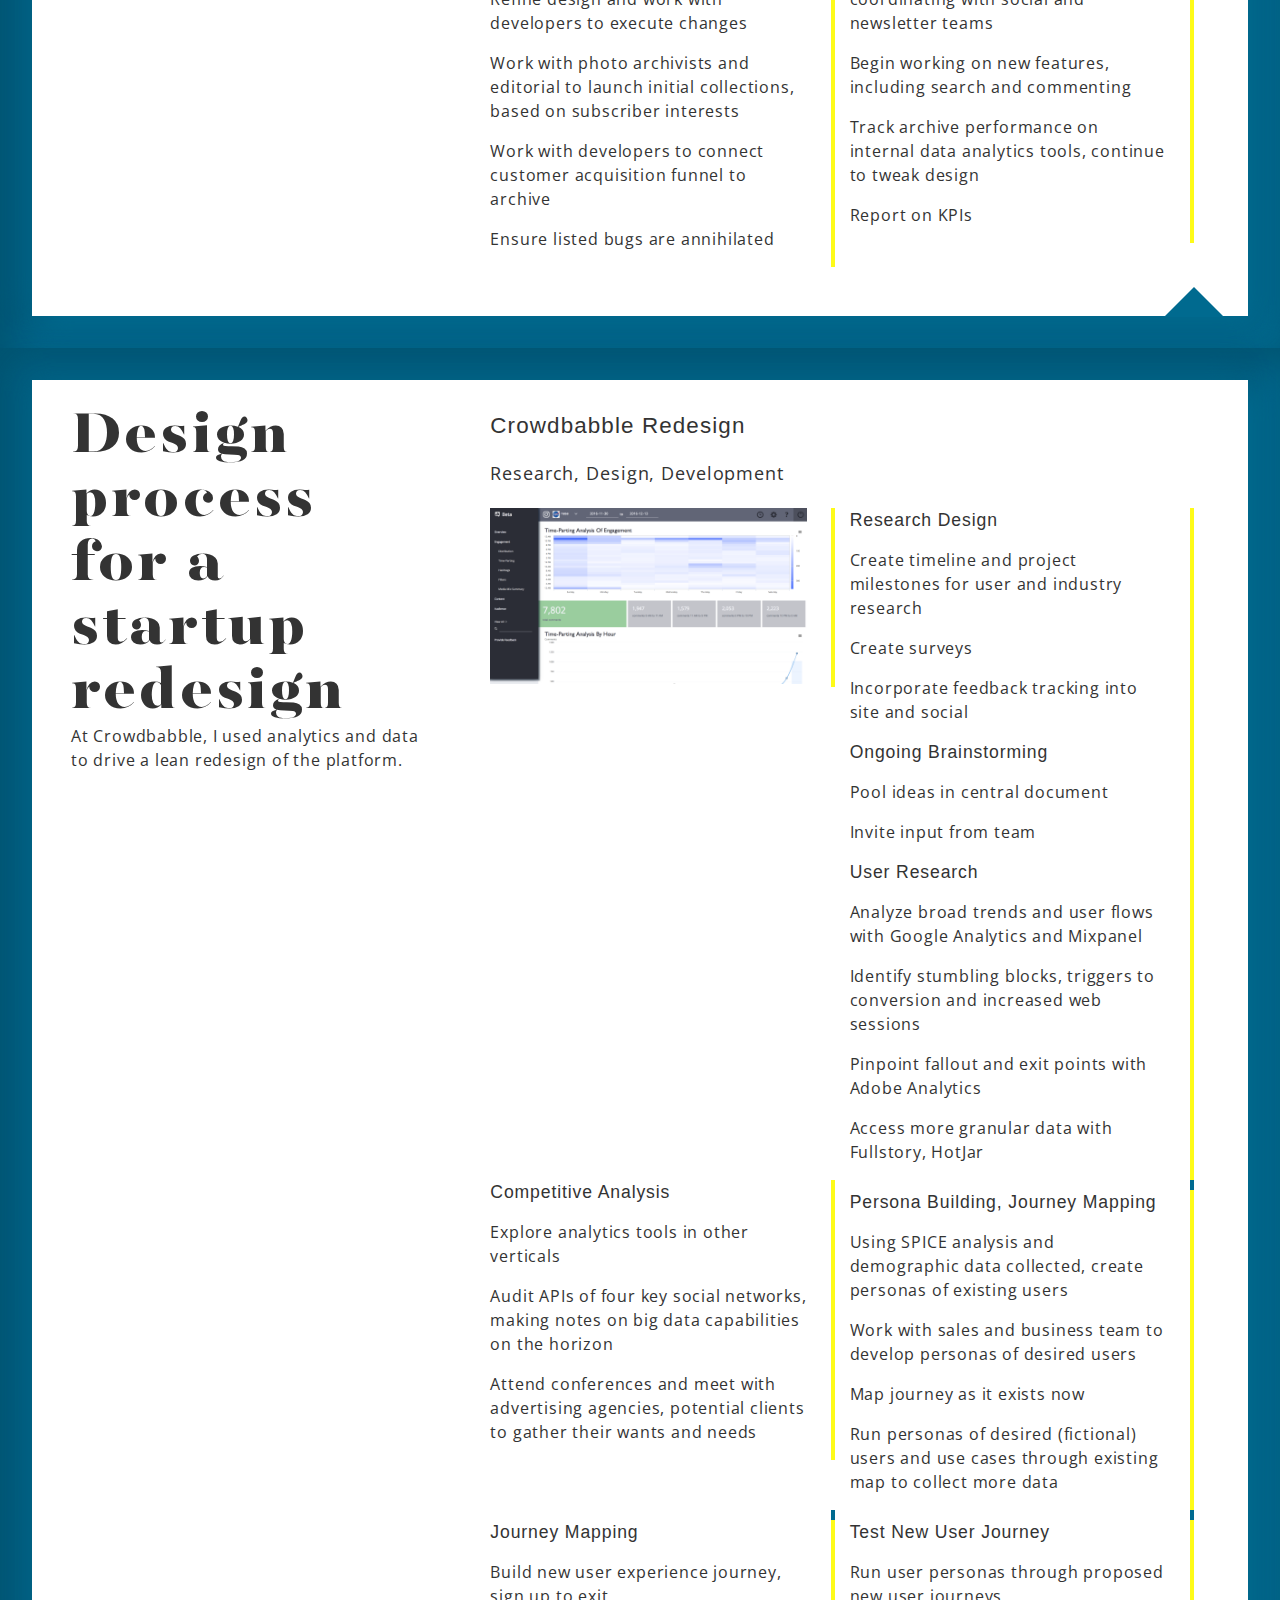
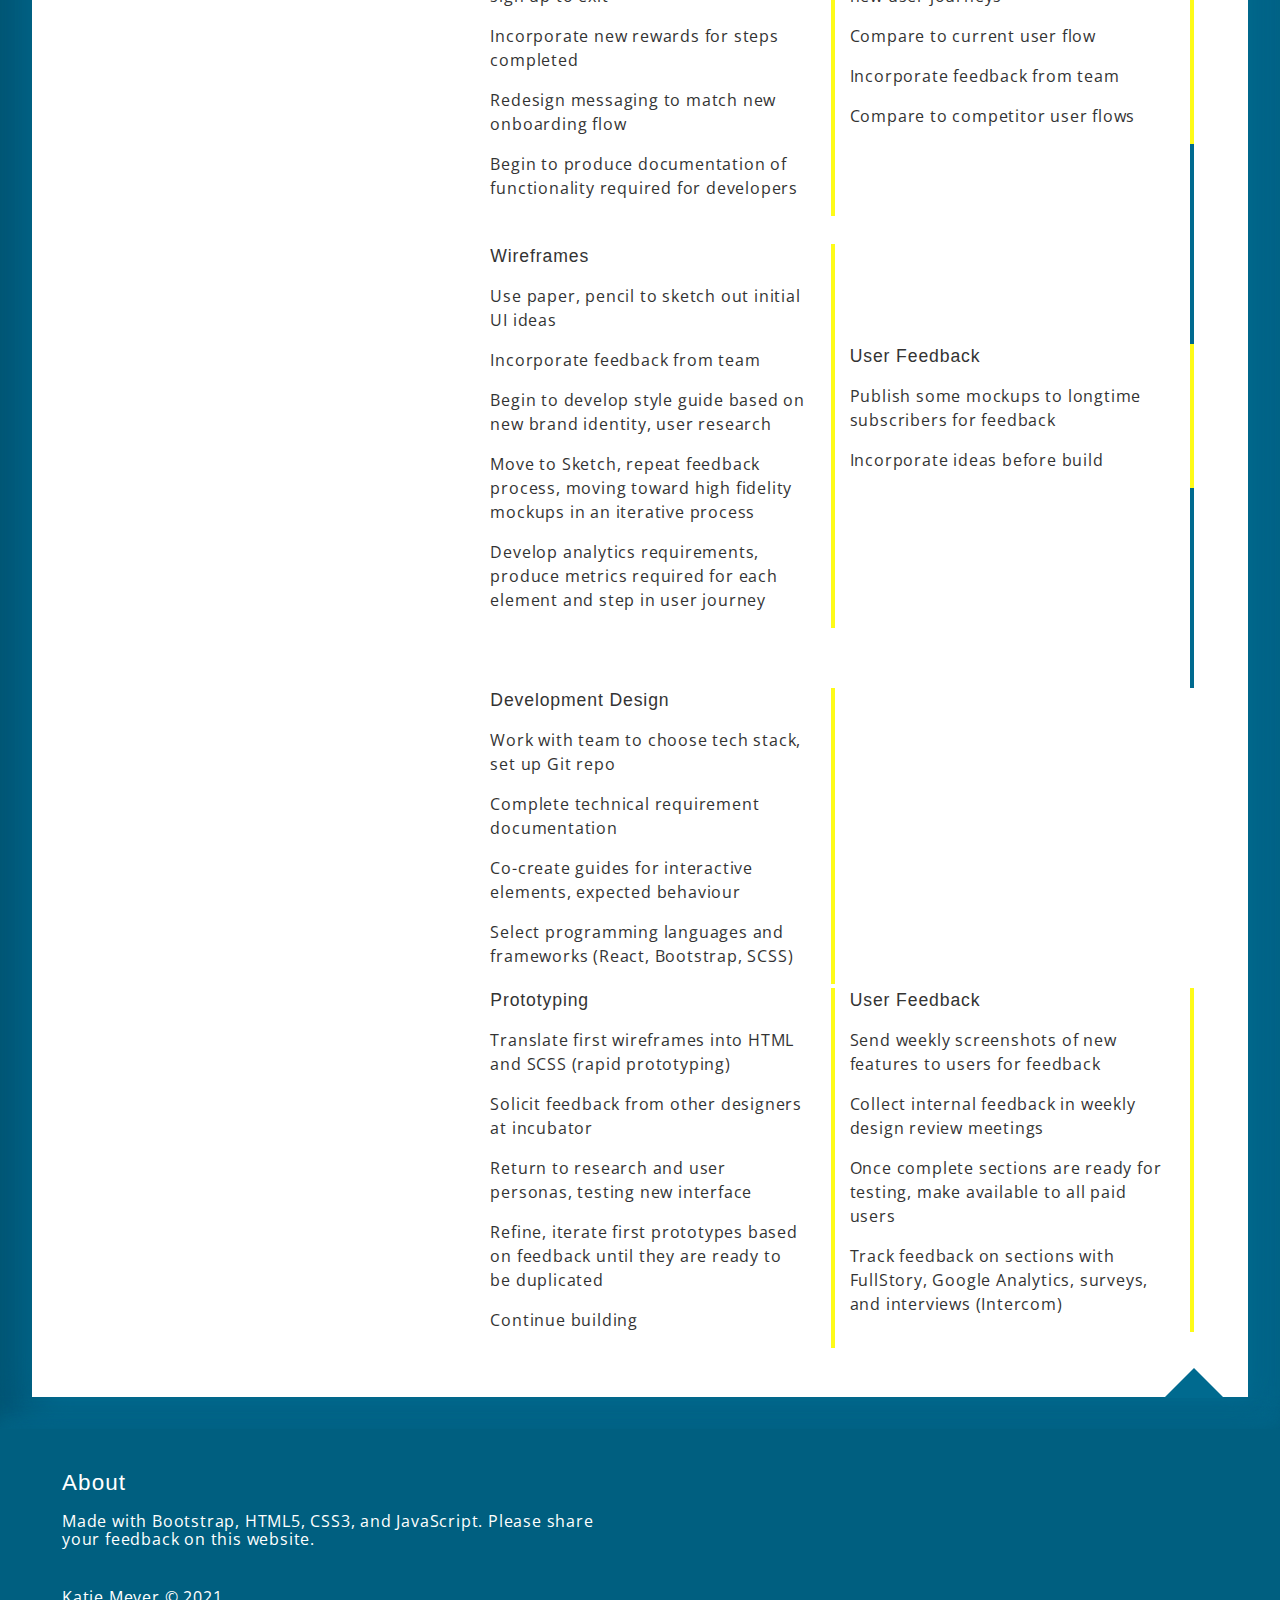
<file: indextest.html>
<!doctype html>
<html>
<head>
<!--Site by Katie Meyer
	Created	fall 2016
	Updated fall 2021
Thank you for taking the time to look at my code. If you notice any errors, please email me at kmeyerto@gmail.com. I'd love to hear from you.
-->
	
<meta charset="UTF-8">
<title>K Meyer | Design Manager </title>
<meta http-equiv="X-UA-Compatible" content="IE=Edge">
<meta name="viewport" content="width=device-width,minimum-scale=1,initial-scale=1">
<meta name="description" content="Katie Meyer is an experienced senior UX designer and user researcher.">
<meta name="keywords" content="senior user experience designer, user experience designer, ux designer">
<meta name="release-version" content="0_0_2">
<link rel="canonical" href="https://km13oj.github.io">
<meta name="viewport" content="width=device-width, initial-scale=1">
    
<!--BOOTSTRAP CSS-->
<link rel="stylesheet" href="https://maxcdn.bootstrapcdn.com/bootstrap/4.0.0-alpha.5/css/bootstrap.min.css" integrity="sha384-AysaV+vQoT3kOAXZkl02PThvDr8HYKPZhNT5h/CXfBThSRXQ6jW5DO2ekP5ViFdi" crossorigin="anonymous">
<script src="https://maxcdn.bootstrapcdn.com/bootstrap/4.0.0-alpha.5/js/bootstrap.min.js" integrity="sha384-BLiI7JTZm+JWlgKa0M0kGRpJbF2J8q+qreVrKBC47e3K6BW78kGLrCkeRX6I9RoK" crossorigin="anonymous"></script>
	<link rel="stylesheet" type="text/css" href="./bootstrap/css/bootstrap-responsive.css">
	<link rel="stylesheet" type="text/css" href="./bootstrap/css/bootstrap-responsive.min.css">
	<link rel="stylesheet" type="text/css" href="./bootstrap/css/bootstrap.css">
	<link rel="stylesheet" type="text/css" href="./bootstrap/css/bootstrap.css.map">
	<link rel="stylesheet" type="text/css" href="./bootstrap/css/bootstrap.min.css.map">
    <link rel="stylesheet" href="https://maxcdn.bootstrapcdn.com/bootstrap/3.3.7/css/bootstrap.min.css">
  <script src="https://ajax.googleapis.com/ajax/libs/jquery/3.2.1/jquery.min.js"></script>
  <script src="https://maxcdn.bootstrapcdn.com/bootstrap/3.3.7/js/bootstrap.min.js"></script>

<!--CSS-->
   <link rel="stylesheet" type="text/css" href="css/styletest.css">

<!--TYPE-->
    <link href="https://fonts.googleapis.com/css?family=Open+Sans:300,400" rel="stylesheet">
    <link href="https://fonts.googleapis.com/css?family=Megrim" rel="stylesheet">

<!--JS CARNIVAL-->
    <script>
    var value = $.cookie('the_cookie'),
    isNewSession = $.cookie('is_new_session') != 'false',
    date = null;

if (isNewSession) {
    // set cookie for next visit during this session
    debug("new session!");
    $.cookie('is_new_session', 'false', { path:'/' });
}

debug("cookie value = " + value);

if (value == "never again") {
    
    // nothing to do
    
} else if (/^\d+$/.test(value || "")) {

    date = new Date();
    date.setTime(value);

    debug("date from cookie = " + date);

    var today = new Date();

    if (date.getDate() != today.getDate() ||
        date.getMonth() != today.getMonth() ||
        date.getYear() != today.getYear()) {

        // date is other than today
        $('#landingBack').delay(1000).slideDown(400);
        $("#close").click(function(e) {
            $("#landingBack").slideToggle(400);

            // if you want the message to be displayed never again,
            // move setting the cookie outside this click handler
            $.cookie('the_cookie', 'never again', { expires: 365, path: '/' }); // expires in 365 days
        });
    } else {
        debug("same date");
    }


} else if ((value || "") == "") {

    $.cookie('the_cookie', new Date().getTime(), { expires: 365, path: '/' }); // expires in 365 days
    debug("date empty, setting to = " + new Date().getTime());
}


function debug(msg) {
    $("#debug").append($("<div />").html(msg));
}
    </script>
</head>

	
<body>

<header class="col-md-12">
	<div class="col-md-4 name">Katie Meyer</div>
	<div class="col-md-4"></div>
	<nav class="col-md-4">
		<div class="col-md-6">Writing</div>
		<div class="col-md-6">Design</div></nav>
</header>

<div class="container-fluid hero" id="top">
	<div class="col-xs-12 col-md-6 title" id="landingFirst">
	<div class="greeting">Nice to meet you. </div>
    	<div class="intro">I'm Katie Meyer, Design Manager for the United Nations Office for Disaster Risk Reduction (UNDRR). <span class="sub">I design meaningful paths through complex information, translating real user problems into high-level solutions.</span></div>
		<div class="intro"> <span class="menu-item"><a href="index.html#markerCV" alt="CV" title="CV">CV</a><span> <span class="menu-item"><a href="index.html#markerClients" alt="Current Clients" title="Portfolio">Recent Highlights</a><span> <span class="menu-item"><a href="index.html#markerProcess" alt="Contact" title="Contact">Projects</a><span></div>
	</div>

<div class="col-xs-8 col-md-6">
</div>
</div><!--end hero-->

<div class="container-fluid wrapper">
<div class="container-fluid main" id="markerCV">
<div class="col-xs-12 col-md-4 explainer">
<h3>CV</h3>
<p>Working closely with developers, data scientists, and diverse stakeholders, I've developed a research-based, iterative design practice informed by lean startup methodologies.</p>
</div>

	
	<div class="col-xs-12 col-md-8 positions">
	<div class="col-md-12 position">
<div class="col-md-12">
<h4>UNDRR</h4>
<h5>Design Lead | April 2021 to present</h5>
<p>Supports the digitization of disaster risk reduction programs, with a focus on process improvements to support the UNDRR's strategic framework and the UN data strategy</p>
</div>
<div class="col-xs-12 col-md-12">
<ul>
<li>Evolved the team's approach to contracts and project plans by focusing on solving real problems for end users, and incorporating usability testing and trackable metrics</li>
<li>Leading efforts toward greater interoperability by building integrations into each new project, spearheading the OpenMCR initiative by providing open-source widgets and an API to the public</li>
<li>Manage consultants, vendors, and internal clients across time zones, working through challenges to deliver projects on time</li>
<li>Built  feedback loop for continual improvement with surveys for bug reporting, user feedback, stakeholder feedback on the design process, and developer feedback with a goal of enhancing both user outcomes and the organization's design maturity as a whole</li>
<li>Streamlined design process and delivery by building a repository of templates to be used in the design process, and centralizing design work in a developer-friendly archive</li> 
<li>Improved stakeholder engagement in the design process by standardizing the copy gathering process, introducing design workshops, and boosting transparency with more regular updates</li>
<li>Increased the number of developer checkpoints in the process to streamline product builds, gathering more feedback from developers earlier</li>
<li>Built a bug reporting template to speed the QA process, and oversaw the QA process for new websites</li>
<li>Oversaw the design and development of the new <a href="http://recovery.preventionweb.net" target="_blank">International Recovery Platform</a> and <a href="http://globalplatform.undrr.org" target="_blank">Global Platform 2022</a> websites, as well as the <a href="" target="_blank">Scorecard</a></li>
<li>Collaborate with diverse teams to plan and execute research-based design processes</li>
<li>Lead teams in pinpointing their success criteria, target user groups, and key use cases for new projects</li>
<li>Conduct stakeholder interviews and usability testing to deliver effective experiences for end-users</li>
<li>Create and present designs, from initial information architecture to final high fidelity mockups</li>
<li>Wrote detailed documentation for developers, including content matrices and design system guidelines</li>
<li>Thoroughly bug tested new releases, working with developers to bring the final product up to the design specs</li>
<li>Designed the new websites for <a href="http://mcr2030.undrr.org" target="_blank">Making Cities Resilient 2030</a>, the <a href="http://mcr2030dashboard.undrr.org" target="_blank">MCR2030 dashboard</a>, <a href="https://www.ariseglobalnetwork.org" target="_blank">ARISE</a>, and the new GRAF NRIH Esri portal (in progress)</li>
<li>Worked with a team to design and implement components that stream live data from the MCR2030 Dashboard to the public website, reducing the MCR team's workload in keeping the website updated </li>


	</ul>
</div>
	</div>
		
		

	<div class="col-md-12 position">
<div class="col-md-12">
<h4>Capco</h4>
<h5>Senior User Experience Consultant | June 2018 to December 2021</h5>
<p>Collaborates with diverse teams at incumbent institutions on experiences that can compete with challenger banks and insurers</p>
</div>
<div class="col-xs-12 col-md-6"><div class="col-md-12 title">Research</div>
<ul>

<li>Organize research processes in the inception phase of new projects</li>
<li>Implemented KPIs and measuring to track product releases </li>
<li>Plug internal user data and competitor research into design processes</li>
<li>Lead design workshops and progress meetings with stakeholders, aligning the whole team to user needs</li>
	<li>Embedded research in every phase of development and release in agile product cycles</li>
<li>Through competitive analysis and UX research, identify the intersection of business needs, customer needs, and technical opportunities</li>
</ul>
</div>
<div class="col-xs-12 col-md-6"><div class="col-md-12 title">Design</div>
<ul>
<li>Design and iterated agile processes to foster innovation and shorter, more frequent releases</li>
<li>Create strategies and develop product roadmaps to reach different target markets</li>
<li>Work with a diverse set of stakeholders to design flexible, scalable web and mobile experiences that deliver on KPIs while reducing build times</li>
<li>Develop compelling design artifacts (wireframes, conceptual diagrams, flows, interactive prototypes) that propose ideal and minimum viable solutions to foster strategic alignment</li> 
<li>Mentor junior designers and oversee delivery of design assets</li>
<li>Develop and implemented rubrics for UI testing that reduced QA and BA workload</li>

</ul>
</div>
	</div>
<div class="col-md-12 position">
<div class="col-md-12">
<h4>The Globe and Mail</h4>
<h5>User Experience Designer | January 2017 to June 2018</h5>
<p>Lead designer on News Photo Archive</p>
</div>
<div class="col-xs-12 col-md-6"><div class="col-md-12 title">Research</div>
<ul>
<li>Built new knowledge sharing processes across the organization, breaking down silos and allowing teams to learn from each other's wins</li>
<li>Integrated data science, including AI tools, into other teams to automate processes and improve the user experience</li>
<li>Expanded discovery phase in product lifecycle, conducting a year-long research project on the needs and habits of millennial readers</li>
<li>Deployed rapid prototyping techniques to A/B test new ideas generated during discovery, usability testing, to drive KPIs</li>
<li>Tracked progress of new designs in Omniture and internal analytics tools, trained team on tools</li>
<li>Managed weekly reader interview sessions for problem discovery and usability testing</li>
</ul>
</div>
<div class="col-xs-12 col-md-6"><div class="col-md-12 title">Design</div>
<ul>
<li>Designed and launched News Photo Archive, a subscribers-only showcase of more than 10,000 archived photos, photo backs, and captions; surpassed page view per visitor and engagement goals</li>
<li>Collaborated with an interdisciplinary team of designers on end-to-end implementation of qualitative and quantitative user research</li>
<li>Developed and tested two new product lines, working with stakeholders from across the organization</li>
<li>Helped spearhead personalization initiative, working closely with data science team</li>
<li>Redesigned My Watchlist and My Portfolio features, north star and MVP versions</li>
<li>Won internal innovation competition twice</li>
</ul>
</div>
    
    
<div><!------------photo archive carousel------------->
<div class="container col-xs-12 col-md-12 col-md-12"> 
  <div id="myCarousel" class="carousel slide" data-ride="carousel">
    <!-- Indicators -->
    <ol class="carousel-indicators">
      <li data-target="#myCarousel" data-slide-to="0" class="active"></li>
      <li data-target="#myCarousel" data-slide-to="1"></li>
      <li data-target="#myCarousel" data-slide-to="2"></li>
    </ol>

    <!-- Wrapper for slides -->
    <div class="carousel-inner">
      <div class="item active">
        <img src="./images/kmeyer_portfolio_archive-research.png" alt="User research snapshot" >
          <p>User research for photo archive collections</p>
      </div>

      <div class="item">
        <img src="./images/kmeyer_portfolio_archive-journey.png" alt="User journey snapshot" >
          <p>User journey draft for photo archive</p>
      </div>
         
         <div class="item">
        <img src="./images/kmeyer_portfolio_archive-timeline.png" alt="Screencap of photo archive timeline eature">
            <p>Photo archive timeline feature</p>
      </div>
    </div>

    <!-- Left and right controls -->
    <a class="left carousel-control" href="#myCarousel" data-slide="prev">
      <span class="glyphicon glyphicon-chevron-left"></span>
      <span class="sr-only">Soft Launch</span>
    </a>
    <a class="right carousel-control" href="#myCarousel" data-slide="next">
      <span class="glyphicon glyphicon-chevron-right"></span>
      <span class="sr-only">Next</span>
    </a>
  </div>
</div>
</div><!--end carousel-->
</div><!--end position 0-->
    
<div class="col-md-12 position">
<div class="col-md-12">
<h4>Crowdbabble</h4>
<h5>Senior User Experience Designer | September 2015 to January 2017</h5>
<p>Lead designer, responsible for user experience across products</p>
</div>
<div class="col-xs-12 col-md-6"><div class="col-md-12 title">Research</div>
<ul>
<li>Implemented new analytics tools, studied funnel, and used findings to double conversion rate from anonymous visitor to trial sign up; created regular research process to pinpoint user stumbling blocks and clear them with the whole team</li>
<li>After studying user interests, created new Crowdbabble content strategy; increased blog traffic from 12,209 in 2013-14 to 188,365 (Medium) and 43,984 (blog) in 2015-16; 19x increase <span class="proof"><a href="http://www.medium.com/@crowdbabble" alt="Link will open in new tab" target="_blank">></a></span></li>
 <ul>
    <li><a href="https://medium.com/the-social-reader/in-the-final-hours-of-the-election-who-is-winning-on-social-media-7243016e3d7b" target="_blank" alt="Trump prediction will open in a new tab">Predicting Trump's Win  <span class="proof">></span></a>
       </li>
    <li><a href="https://medium.com/the-social-reader/what-happens-when-the-front-page-of-the-internet-hates-you-axe-steals-reddit-content-and-finds-out-67c6680d563b#.sbjnjghjo" target="_blank" alt="When Reddit Turns On You will open in a new tab">When Reddit Turns on You  <span class="proof">></span></a></li>
    <li><a href="https://medium.com/the-social-reader/diy-politics-on-the-social-network-for-conservatives-d1c131d4de59#.vz6op95lu" target="_blank" alt="Pinterest article will open in a new tab">Pinterest Culture Wars  <span class="proof">></span></a></li>
    </ul>
<li>Tested and learned from copy changes to boost conversion using Optimizely</li>
<li>Refined SEO and marketing strategy, ranking on first page of Google for critical keywords like "trump clinton social media"</li>
<li>Designed new brand identity based on user demographics and interests uncovered through research, including verbal design overhaul</li>
</ul>
</div>
<div class="col-xs-12 col-md-6"><div class="col-md-12 title">Design</div>
<ul>
<li>Redesigned main Crowdbabble web app based on in-depth user research, built HTML and CSS <span class="proof"><a href="https://www.crowdbabble.com/blog/2016/10/17/new-perspectives-on-social-for-crowdbabble-customers-3/" alt="Link will open in new tab" target="_blank">></a></span></li>
<li>Designed UX, UI, and did front end development for hashtag analytics web app, working closely with team of developers <span class="proof"><a href="https://www.crowdbabble.com/blog/2016/02/23/hashtag-analytics-101-find-new-followers/" alt="Link will open in new tab" target="_blank">></a></span></li>
<li>Designed UX, UI, and did front end development for Hootsuite app for Instagram analytics, collaborating with team of developers throughout <span class="proof"><a href="http://appdirectory.hootsuite.com/250/crowdbabble" alt="Link will open in new tab" target="_blank">></a></span></li>
<li>Developed style guide and new brand identity for planned overhaul of Crowdbabble front end, all channels</li>
<li>Launched new onboarding flow and messaging using Intercom to improve customer retention, emphasizing triggers to conversion discovered in research</li>
<li>Created new user research and competitive analysis processes to serve design work, implementing new analytics tools on the site</li>
</ul>
</div>
    
    <div><!------------crowdbabble carousel------------->
<div class="container col-xs-12 col-md-12 col-md-12">
  <div id="myCarousel2" class="carousel slide" data-ride="carousel">
    <!-- Indicators -->
    <ol class="carousel-indicators">
      <li data-target="#myCarousel2" data-slide-to="0" class="active"></li>
      <li data-target="#myCarousel2" data-slide-to="1"></li>
      <li data-target="#myCarousel2" data-slide-to="2"></li>
    </ol>

    <!-- Wrapper for slides -->
    <div class="carousel-inner">
      <div class="item active">
        <img src="./images/kmeyer_portfolio_onboarding.png" alt="Redesigned onboarding screencap of three newsletters, getting started, keep exploring, and keep trekking" >
          <p>Redesigned onboarding</p>
      </div>

      <div class="item">
        <img src="./images/kmeyer_portfolio_onboarding-intercom.gif" alt="Building a new onboarding flow animated gif of Intercom tool" >
          <p>Measuring the success of the redesigned onboarding</p>
      </div>
    
      <div class="item">
        <img src="./images/kmeyer_portfolio_hootsuite.png" alt="Hootsuite App in computer screen">
            <p>Hootsuite app</p>
      </div>
        

        
         <div class="item">
        <img src="./images/kmeyer_portfolio_coding_screencap.gif" alt="Working on Crowdbabble redesign animated gif">
            <p>Working on Crowdbabble redesign</p>
      </div>
        
        <div class="item">
        <img src="./images/kmeyer_portfolio_crowdbabble-page.png" alt="Crowdbabble redesign">
            <p>Crowdbabble redesign</p>
      </div>
    </div>

    <!-- Left and right controls -->
    <a class="left carousel-control" href="#myCarousel2" data-slide="prev">
      <span class="glyphicon glyphicon-chevron-left"></span>
      <span class="sr-only">Prototyping</span>
    </a>
    <a class="right carousel-control" href="#myCarousel2" data-slide="next">
      <span class="glyphicon glyphicon-chevron-right"></span>
      <span class="sr-only">Next</span>
    </a>
  </div>
</div>
</div><!--end carousel-->
</div><!--end position 1-->
    
<div class="col-md-12 position">
<div class="col-md-12">
<h4>OCAD</h4>
<h5>User Experience Designer, Student, and Researcher | September 2013 to 2015 </h5>
<p>User experience designer on professor-lead research projects and thesis, which centres on how digital natives read novels</p>
</div>
<div class="col-xs-12 col-md-6"><div class="col-md-12 title">Research</div>
<ul>
<li>Won Best Written Thesis for program</li>
<li>Awarded Social Sciences and Humanities Research Council grant for study on how digital natives read the novel, driven by narrative inquiry and grounded theory methodologies</li>
<li>Wrote research-based essays in demanding digital theory and human-computer interaction classes</li>
</ul>
</div>
<div class="col-xs-12 col-md-6"><div class="col-md-12 title">Design</div>
<ul>
<li>Studied lean startup, strategic foresighting, and rapid prototyping techniques, implementing them in product development projects (sample working prototype, HUSH, shown in carousel below)</li>
<li>Designed UX and UI of website for professor-lead research project on Indigenous new media</li>
<li>Designed and developed working prototype of social annotation web app based on study of digital natives</li>
<li>In classes and Canadian Film Centre summer program, worked with peers to create user personas, journeys, and prototypes</li>
</ul>
</div>
    
    
    <div><!------------OCAD U carousel------------->
<div class="container col-xs-12 col-md-12 col-md-12"> 
  <div id="myCarousel3" class="carousel slide" data-ride="carousel">
    <!-- Indicators -->
    <ol class="carousel-indicators">
      <li data-target="#myCarousel3" data-slide-to="0" class="active"></li>
      <li data-target="#myCarousel3" data-slide-to="1"></li>
      <li data-target="#myCarousel3" data-slide-to="2"></li>
    </ol>

    <!-- Wrapper for slides -->
    <div class="carousel-inner">
      <div class="item active">
        <img src="./images/kmeyer_portfolio_hush-journey.png" alt="User research snapshot" >
          <p>This is the user journey desigened as part of an OCAD prototype created with Laura Wright. HUSH solves the problem of noisy coworking and study spaces.</p>
      </div>

      <div class="item">
        <img src="./images/kmeyer_portfolio_hush-tweet.png" alt="User journey snapshot" >
          <p>HUSH measures noise levels, and then displays that volume in three different ways. First, it tweets the average volume levels from @VolumeBot2013, so that the volume can be checked remotely.  </p>
      </div>
         
         <div class="item">
        <img src="./images/kmeyer_portfolio_hush-display.png" alt="Screencap of photo archive timeline eature">
            <p>Second, HUSH displays the current volume levels in the chosen space. </p>
      </div>
        
          
         <div class="item">
        <img src="./images/kmeyer_portfolio_hush-clock.png" alt="Screencap of photo archive timeline eature">
            <p>The projection data visualization is live, and we coded it using Processing.</p>
      </div>
        
        <div class="item">
        <img src="./images/kmeyer_portfolio_hush-dv.png" alt="Screencap of photo archive timeline eature">
            <p>Finally, HUSH displays historic volume trends online, so users can understand historic volume trends and choose a working space accordingly. HUSH connects two different spaces: the chosen space, and wherever the user is. In this case, the Digital Futures Initiative lab was chosen as a test space. A student can check how loud the space is before travelling from home to work there.</p>
      </div>
    </div>
      

    <!-- Left and right controls -->
    <a class="left carousel-control" href="#myCarousel3" data-slide="prev">
      <span class="glyphicon glyphicon-chevron-left"></span>
      <span class="sr-only">Soft Launch</span>
    </a>
    <a class="right carousel-control" href="#myCarousel3" data-slide="next">
      <span class="glyphicon glyphicon-chevron-right"></span>
      <span class="sr-only">Next</span>
    </a>
  </div>
</div>
</div><!--end carousel-->
    
</div><!--end position 2-->
    
<div class="col-md-12 position">
<div class="col-md-12 header">
<h4>Bell Media</h4>
<h5>Online Content Associate | September 2012 to July 2013 </h5>
<p>Designed layouts for overhaul of sympatico.ca, transition to loop.ca</p>
</div>
<div class="col-md-6"><div class="col-md-12 title">Writing</div>
<ul>
<li>Studied search trends and content analytics to inform assignments</li>
<li>Introduced new tools and platforms to content team, like Storify <span class="proof"><a href="https://storify.com/kmeyerTO/best-real-time-reactions-to-the-85th-academy-award" alt="Link will open in new tab" target="_blank">></a></span></li>
<li>Developed (and wrote content for) new themes that incorporated all Bell Media channels</li>
<li>Wrote evergreen Living pieces and galleries</li>
</ul>
</div>
<div class="col-md-6"><div class="col-md-12 title">Design</div>
<ul>
<li>Designed layouts for Living, Travel, and Showbiz sections that integrated multiple products<span class="proof"><a href="https://web.archive.org/web/20130216140758/http://www.theloop.ca/living/" alt="Link will open in new tab" target="_blank">></a></span></li>
<li>Incorporated feedback submission process for users</li>
<li>Worked with a team to launch the site under tight deadlines and technical constraints</li>
</ul>
</div>
</div><!--end position 3-->
    
<div class="col-md-12 position">
<div class="col-md-12 header">
<h4>Sunnybrook Health and Sciences Centre</h4>
<h5>Web Communications Specialist | May 2011 to May 2012 </h5>
<p>Responsible for maintaining, updating Sunnybrook Research Institute website and contributing to social media strategy</p>
</div>
<div class="col-xs-12 col-md-6"><div class="col-md-12 title">Research</div>
<ul>
<li>Collected business requirements from internal stakeholders and learnings from public relations team; wrote content for Sunnybrook social media channels</li>
<li>After researching previous initiatives, designed content strategy and social media campaigns for fundraising events, like Raise a Flag</li>
</ul>
</div>
<div class="col-xs-12 col-md-6"><div class="col-md-12 title">Design</div>
<ul>
<li>Brought offline data online for patients, including breast cancer resources</li>
<li>Interviewed patients, doctors, and reviewed analytics to design better user journeys on the site; focused on wayfinding and navigation through deluge of resources</li>
<li>Built and launched Sunnybrook International site with CRM, basic CSS <span class="proof"><a href="https://web.archive.org/web/20120927211057/http://sunnybrook.ca/international/" alt="Link will open in new tab" target="_blank">></a></span></li>
</ul>
</div>
</div><!--end position 3-->
    
<div class="col-md-12 position">
<div class="col-md-12 header">
<h4>Sunnybrook Health and Sciences Centre</h4>
<h5>Ward Clerk | Part Time June 2005 to May 2011</h5>
<p>To support overabundance of unpaid internships, worked as a secretary on hectic palliative and intensive care units</p>
</div>
<div class="col-xs-12 col-md-6"><div class="col-md-12 title">Responsibilities</div>
<ul>
<li>Nursing payroll and scheduling</li>
<li>Transportation for patient appointments and events</li>
<li>All patient charts and files</li>
<li>Patient admissions, discharges, and transfers </li>
</ul>
</div>
<div class="col-xs-12 col-md-6"><div class="col-md-12 title">Design</div>
<ul>
<li>Interest in organizational efficiency and elegant system design ignited</li>
</ul>
</div>
</div><!--end position 4-->
    
<div class="col-md-12 position">
<div class="col-md-12 header">
<h4>Random House NY, Sullivan Entertainment, Beetlebox Media</h4>
<h5>Intern | Summers 2005 to 2011</h5>
<p>Developed experience in filmmaking and project development</p>
</div>
<div class="col-xs-12 col-md-6"><div class="col-md-12 title">Research</div>
<ul>
    <li>Completed background research for feature documentary, Mozart Decoded</li>
    <li>Analyzed audience trends and past sales to assess slush pile</li>
</ul>
</div>
<div class="col-xs-12 col-md-6"><div class="col-md-12 title">Project Development</div>
<ul>
<li>Analyzed social media trends and industry data to build cases for projects</li>
<li>Helped manage workflow for early stages of film projects, including grant applications and sourcing raw material</li>
</ul>
</div>
</div><!--end position 5-->
    
<div class="col-md-12 position">
<div class="col-md-12 header">
<h4>The Saint, The Daily Californian</h4>
<h5>Reporter and Editor | 2006 to 2010</h5>
<p>News reporter, arts reporter, and section editor</p>
</div>
<div class="col-xs-12 col-md-6"><div class="col-md-12 title">Research and Reporting</div>
<ul>
    <li>Arts reporting: First person accredited to major film festival for both papers, covering Cannes, Sundance, and London Film Festivals <span class="proof"><a href="https://www.youtube.com/watch?v=2sDXAW0ZwEo" alt="Link will open in new tab" target="_blank">></a></span></li>
    <li>News reporter: 26 front page stories on a variety of beats (crime, the recession, and the election) <span class="proof"><a href="http://archive.dailycal.org/article.php?id=104151" alt="Link will open in new tab" target="_blank">></a></span></li>
    <li>Won Story of the Week for linking defunding of UC research labs to Obama's plans to reduce nuclear arsenal <span class="proof"><a href="http://archive.dailycal.org/article.php?id=104461" alt="Link will open in new tab" target="_blank">></a></span></li>
    <li>Stories picked up on Huffington Post and Politico <span class="proof"><a href="http://www.politico.com/story/2008/11/falling-currencies-impact-international-students-015907" alt="Link will open in new tab" target="_blank">></a></span></li>
    <li>Increased traffic to YouTube channel 4x</li>
</ul>
</div>
<div class="col-xs-12 col-md-6"><div class="col-md-12 title">Design</div>
<ul>
<li>Started as a production assistant on student newspaper, editing and finalizing layout</li>
<li>As section editor, redesigned layouts and style guide to modernize print edition</li>
<li>Managed production workflow, assigning and editing stories, then designing layouts for print and online<li>
<li>Managed stable of writers, organized training program, sent 6 to international film festivals</li>
<li>Launched blog for The Saint when the paper did not have a website <span class="proof"><a href="https://thesaintscreen.wordpress.com/about/" alt="Link will open in new tab" target="_blank">></a></span></li>
</ul>
</div>
</div><!--end position 5-->
    
    
    
    <div class="col-md-12 position">
<div class="col-md-12 header">
    <br/><br/>
    <p>Download <a href="./images/K-Meyer_User-Experience-Designer.pdf" target="_blank" alt="PDF will open in a new tab">a PDF copy of CV</a>. To get in touch with me, please <a href="https://docs.google.com/forms/d/e/1FAIpQLSf5A3nIqTEx5PCAAvwYfZlC9wbbguvG8SFeuVEud5wOzhI-bA/viewform?usp=sf_link" target="_blank" alt="Google Survey will open in a new tab">share your feedback</a> on this website.</p>
</div>
</div><!--end position 5-->
    
    
</div><!---end positions--->
<div class="col-md-12">
   <span class="totop"> <a href="index.html#top" alt="Return to the top of the page" title="Return to the top of the page"><div class="arrowup"></div></a></span>
</div>
</div><!---end main--->
</div><!---end wrapper--->
	
	
<div class="container-fluid wrapper">
<div class="container-fluid main clients" id="markerClients">
<div class="col-xs-12 col-md-4 explainer">
<h3>Recent Highlights</h3>
<p>Working with the UN, first as a consultant and then as Design Lead, has been the highlight of my career. These are the projects I'm most proud of, designed with a team of UNDRR stakeholders.</p>
</div>
<div class="col-xs-12 col-md-8 positions">
<div class="col-xs-12 col-md-12 client" style="padding:24px">
<ul>
	<li><h4><a href="https://mcr2030.undrr.org/openmcr" target="_blank" alt="Link will open in a new tab.">Making Cities Resilient 2030, OpenMCR initiative</a></h4></li>
	<li><h4><a href="https://www.ariseglobalnetwork.org" target="_blank" alt="Link will open in a new tab.">ARISE</a></h4></li>
	<li><h4><a href="https://mcr2030dashboard.undrr.org" target="_blank" alt="Link will open in a new tab.">MCR2030 Dashboard</a></h4></li>
	</ul>
	</div>
	
</div><!---end clients--->

</div><!---end main--->
</div><!---end wrapper--->
	
<div class="container-fluid wrapper" id="markerProcess">
	
<div class="container-fluid main pro">
	
	
	
	
	
	
	

<div class="col-xs-12 col-md-4 explainer">
<h3>Design process for a news archive</h3>
<p>My design process is flexible, but rigorous, always based in user research and data analysis.</p>
</div>

<!--begin processes-->
<div class="col-xs-12 col-md-8 positions">

<!--begin position-->  
<div class="col-md-12 position">
<div class="col-md-12">
<h4>The Globe and Mail News Photo Archive</h4>
<h5>Research, Design, Launch</h5>
</div>
    


    
    

<div class="col-xs-12 col-md-6 step">
<a href="https://beta.theglobeandmail.com/canada/canada-150/photoarchive/" target="_blank" alt="View this prototype live in a new tab" title="Go to the News Photo Archive"><img src="./images/kmeyer_portfolio_news-photo-archive-page.png" alt="Snapshot of News Photo Archive photo page for each document, with the ability to flip the photo over"></a>
</div>
    
<div class="col-xs-12 col-md-6 step">
<div class="col-md-12 title">Project Planning</div>
<ul>
<li>Discuss project KPIs and align with department heads</li>
<li>Collect requirements from stakeholders</li>
<li>Internal research and fact-finding throughout the organization on previous similar projects, internal capacities</li>
<li>Create timeline and project milestones, including research design for user and industry research</li>
<li>Work with technical director to set up workflow between marketing, design team, and developers</li>
</ul>
</div>
    
<div class="col-xs-12 col-md-6 step">
<div class="col-md-12 title">User Research</div>
<ul>
<li>Analyze broad trends and user flows relating to photo content with interal analytics tools</li>
<li>Identify stumbling blocks, triggers to conversion and increased web sessions</li>
<li>Pinpoint fallout and exit points with Omniture</li>
<li>Develop and deploy surveys to subscribers on potential archive focal points</li>
<li>Isolate target demographics and interview matching subscribers in person about their archive preferences</li>
</ul>
</div>

<div class="col-xs-12 col-md-6 step left">
<div class="col-md-12 title">Internal Research</div>
<ul>
<li>Work with photo archive team to audit total archive, document trends and available content</li>
<li>Audit other large scale archives, from museums and libraries</li>
<li>Interview photo archivists and historians about their organizational methodologies</li>
</ul>
</div>
    
<div class="col-xs-12 col-md-6 step blank">
</div>
    
<div class="col-xs-12 col-md-6 step">
<div class="col-md-12 title">Develop Information Architecture</div>
<ul>
<li>Develop four key ways of navigating the vast archive of photos</li>
<li>Map out user journeys thorugh the site</li>
<li>Coordinate with development teams in Canada and the US</li>
<li>Finalize information architecture through iterative process with developers, confirming capabilities</li>
</ul>
</div>
 
     
<div class="col-xs-12 col-md-6 step blank">
</div>
     
<div class="col-xs-12 col-md-6 step blank">
</div>  
<div class="col-xs-12 col-md-6 step left">
<div class="col-md-12 title">Journey Mapping</div>
<ul>
<li>Build new user photo archive user journeys</li>
<li>Begin to wireframe elements, using existing TGAM pattenr library</li>
<li>Work with newsletter and social teams to build process back to top of funnel</li>
<li>Begin to produce documentation of functionality required for developers</li>
</ul>
</div>
    

     
<div class="col-xs-12 col-md-6 step left">
<div class="col-md-12 title">User Journey Usability Testing</div>
<ul>
<li>Orchestrate Facebook polls on potential collection to assess subscriber interest</li>
<li>Interview subscribers and gather feedback on initial user journeys and wireframes </li>
<li>Incorporate their feedback, begin to work towards higher fidelity interface designs with team</li>
<li>Develop soft launch plan, working with customer engagement and social teams</li>
</ul>
</div>
    
    <div class="col-xs-12 col-md-6 step blank medium">
</div>
     

<div class="col-xs-12 col-md-6 step left">
<div class="col-md-12 title">Wireframes</div>
<ul>
<li>Develop interaction patterns and high fidelity mockups in Sketch, mobile first</li>
<li>Move to Sketch, repeat feedback process, moving toward high fidelity mockups in an iterative process</li>
<li>Develop analytics requirements, produce metrics required for each element and step in user journey</li>
<li>Collect accessibility requirements and set up quality assurance standards</li>
</ul>
</div>

    
<div class="col-xs-12 col-md-6 step left">
<div class="col-md-12 title">Development</div>
<ul>
<li>Complete technical requirements documentation</li>
<li>Deliver final design specs and patterns to development teams at four breakpoints</li>
<li>Check in with developers weekly, working toward specs</li>
</ul>
</div>
    
<div class="col-xs-12 col-md-6 step blank big">
</div>
    
<div class="col-xs-12 col-md-6 step left">
<div class="col-md-12 title">Soft Launch</div>
<ul>
<li>Launch first to subscribers only on Facebook, collecting feedback in comments and via analytics</li>
<li>Refine design and work with developers to execute changes</li>
<li>Work with photo archivists and editorial to launch initial collections, based on subscriber interests</li>
<li>Work with developers to connect customer acquisition funnel to archive</li>
<li>Ensure listed bugs are annihilated</li>
</ul>
</div>
    
<div class="col-xs-12 col-md-6 step left">
<div class="col-md-12 title">Hard Launch</div>
<ul>
<li>Launch photo archive in print and online</li>
<li>Build collection schedule, coordinating with social and newsletter teams</li>
<li>Begin working on new features, including search and commenting</li>
<li>Track archive performance on internal data analytics tools, continue to tweak design</li>
<li>Report on KPIs</li>
</ul>
</div>
</div><!--end position 0, TGAM-->
</div><!--end processes-->
	<div class="col-md-12">
   <span class="totop"> <a href="index.html#top" alt="Return to the top of the page" title="Return to the top of the page"><div class="arrowup"></div></a></span>
</div>
</div>
</div>

    
</div><!---end positions--->
</div><!---end main--->
</div><!---end wrapper--->

<div class="container-fluid wrapper" id="markerProcess2">
	
<div class="container-fluid main pro">

<div class="col-xs-12 col-md-4 explainer">
<h3>Design process for a startup redesign</h3>
<p>At Crowdbabble, I used analytics and data to drive a lean redesign of the platform.</p>
</div>

<!--begin processes-->
<div class="col-xs-12 col-md-8 positions">
	
<!--begin position-->  
<div class="col-md-12 position">
<div class="col-md-12">
<h4>Crowdbabble Redesign</h4>
<h5>Research, Design, Development</h5>
</div>
    
    

<div class="col-xs-12 col-md-6 step">
    <a href="https://www.crowdbabble.com/blog/new-perspectives-searchable-post-archive/" target="_blank" alt="View this prototype live in a new tab" title="Learn more about the Crowdbabble redesign"><img src="./images/kmeyer_portfolio_crowdbabble-page.png" alt="Snapshot of final product"></a>
</div>
    
<div class="col-xs-12 col-md-6 step">
<div class="col-md-12 title">Research Design</div>
<ul>
<li>Create timeline and project milestones for user and industry research</li>
<li>Create surveys</li>
<li>Incorporate feedback tracking into site and social</li>
</ul>
</div>
    
     <div class="col-xs-12 col-md-6 step blank big">
</div>

    <div class="col-xs-12 col-md-6 step">
<div class="col-md-12 title">Ongoing Brainstorming</div>
<ul>
<li>Pool ideas in central document</li>
<li>Invite input from team</li>
</ul>
    </div>
    
    
<div class="col-xs-12 col-md-6 step">
<div class="col-md-12 title">User Research</div>
<ul>
<li>Analyze broad trends and user flows with Google Analytics and Mixpanel</li>
<li>Identify stumbling blocks, triggers to conversion and increased web sessions</li>
<li>Pinpoint fallout and exit points with Adobe Analytics</li>
<li>Access more granular data with Fullstory, HotJar</li>
</ul>
</div>

   

<div class="col-xs-12 col-md-6 step left">
<div class="col-md-12 title">Competitive Analysis</div>
<ul>
<li>Explore analytics tools in other verticals</li>
<li>Audit APIs of four key social networks, making notes on big data capabilities on the horizon</li>
<li>Attend conferences and meet with advertising agencies, potential clients to gather their wants and needs</li>
</ul>
</div>
    
<div class="col-xs-12 col-md-6 step blank">
</div>
    
<div class="col-xs-12 col-md-6 step">
<div class="col-md-12 title">Persona Building, Journey Mapping</div>
<ul>
<li>Using SPICE analysis and demographic data collected, create personas of existing users</li>
<li>Work with sales and business team to develop personas of desired users</li>
<li>Map journey as it exists now</li>
<li>Run personas of desired (fictional) users and use cases through existing map to collect more data </li>
</ul>
</div>
 
     
<div class="col-xs-12 col-md-6 step blank">
</div>
     
<div class="col-xs-12 col-md-6 step blank">
</div>  
<div class="col-xs-12 col-md-6 step left">
<div class="col-md-12 title">Journey Mapping</div>
<ul>
<li>Build new user experience journey, sign up to exit</li>
<li>Incorporate new rewards for steps completed</li>
<li>Redesign messaging to match new onboarding flow</li>
<li>Begin to produce documentation of functionality required for developers</li>
</ul>
</div>
    

     
<div class="col-xs-12 col-md-6 step left">
<div class="col-md-12 title">Test New User Journey</div>
<ul>
<li>Run user personas through proposed new user journeys</li>
<li>Compare to current user flow</li>
<li>Incorporate feedback from team</li>
<li>Compare to competitor user flows</li>
</ul>
</div>
    
    <div class="col-xs-12 col-md-6 step blank medium">
</div>
     

<div class="col-xs-12 col-md-6 step left">
<div class="col-md-12 title">Wireframes</div>
<ul>
<li>Use paper, pencil to sketch out initial UI ideas</li>
<li>Incorporate feedback from team</li>
<li>Begin to develop style guide based on new brand identity, user research</li>
<li>Move to Sketch, repeat feedback process, moving toward high fidelity mockups in an iterative process</li>
<li>Develop analytics requirements, produce metrics required for each element and step in user journey</li>
</ul>
</div>
    
 <div class="col-xs-12 col-md-6 step blank medium">
</div>
    
<div class="col-xs-12 col-md-6 step left">
<div class="col-md-12 title">User Feedback</div>
<ul>
<li>Publish some mockups to longtime subscribers for feedback</li>
<li>Incorporate ideas before build</li>
</ul>
</div>
    
 <div class="col-xs-12 col-md-6 step blank medium">
</div>
 <div class="col-xs-12 col-md-6 step blank medium">
</div>
    
<div class="col-xs-12 col-md-6 step left">
<div class="col-md-12 title">Development Design</div>
<ul>
<li>Work with team to choose tech stack, set up Git repo</li>
<li>Complete technical requirement documentation</li>
<li>Co-create guides for interactive elements, expected behaviour</li>
<li>Select programming languages and frameworks (React, Bootstrap, SCSS)</li>
</ul>
</div>
    
<div class="col-xs-12 col-md-6 step blank big">
</div>
    
<div class="col-xs-12 col-md-6 step left">
<div class="col-md-12 title">Prototyping</div>
<ul>
<li>Translate first wireframes into HTML and SCSS (rapid prototyping)</li>
<li>Solicit feedback from other designers at incubator</li>
<li>Return to research and user personas, testing new interface</li>
<li>Refine, iterate first prototypes based on feedback until they are ready to be duplicated</li>
<li>Continue building</li>
</ul>
</div>
    
<div class="col-xs-12 col-md-6 step left">
<div class="col-md-12 title">User Feedback</div>
<ul>
<li>Send weekly screenshots of new features to users for feedback</li>
<li>Collect internal feedback in weekly design review meetings</li>
<li>Once complete sections are ready for testing, make available to all paid users</li>
<li>Track feedback on sections with FullStory, Google Analytics, surveys, and interviews (Intercom)</li>
</ul>
</div>
</div><!--end position 1, Crowdbabble-->

</div><!--end processes-->
	<div class="col-md-12">
   <span class="totop"> <a href="index.html#top" alt="Return to the top of the page" title="Return to the top of the page"><div class="arrowup"></div></a></span>
</div>
</div>
</div>

    
</div><!---end positions--->
</div><!---end main--->
</div><!---end wrapper--->

    
    
<footer>
<div class="col-md-12">
<div class="col-md-6 name">
<h4>About</h4>
<p>Made with Bootstrap, HTML5, CSS3, and JavaScript. Please <a href="https://docs.google.com/forms/d/e/1FAIpQLSf5A3nIqTEx5PCAAvwYfZlC9wbbguvG8SFeuVEud5wOzhI-bA/viewform?usp=sf_link" target="_blank" alt="Google Survey will open in a new tab">share your feedback on this website</a>. </p><br/><p>Katie Meyer © 2021</p></div>
<div class="col-md-6"></div>
<div class="col-md-12">
   <span class="totop"> <a href="index.html#top" alt="Return to the top of the page" title="Return to the top of the page"><div class="arrowup"></div></a></span>
</div>
</div>
</footer>


</body>
</html>
</file>
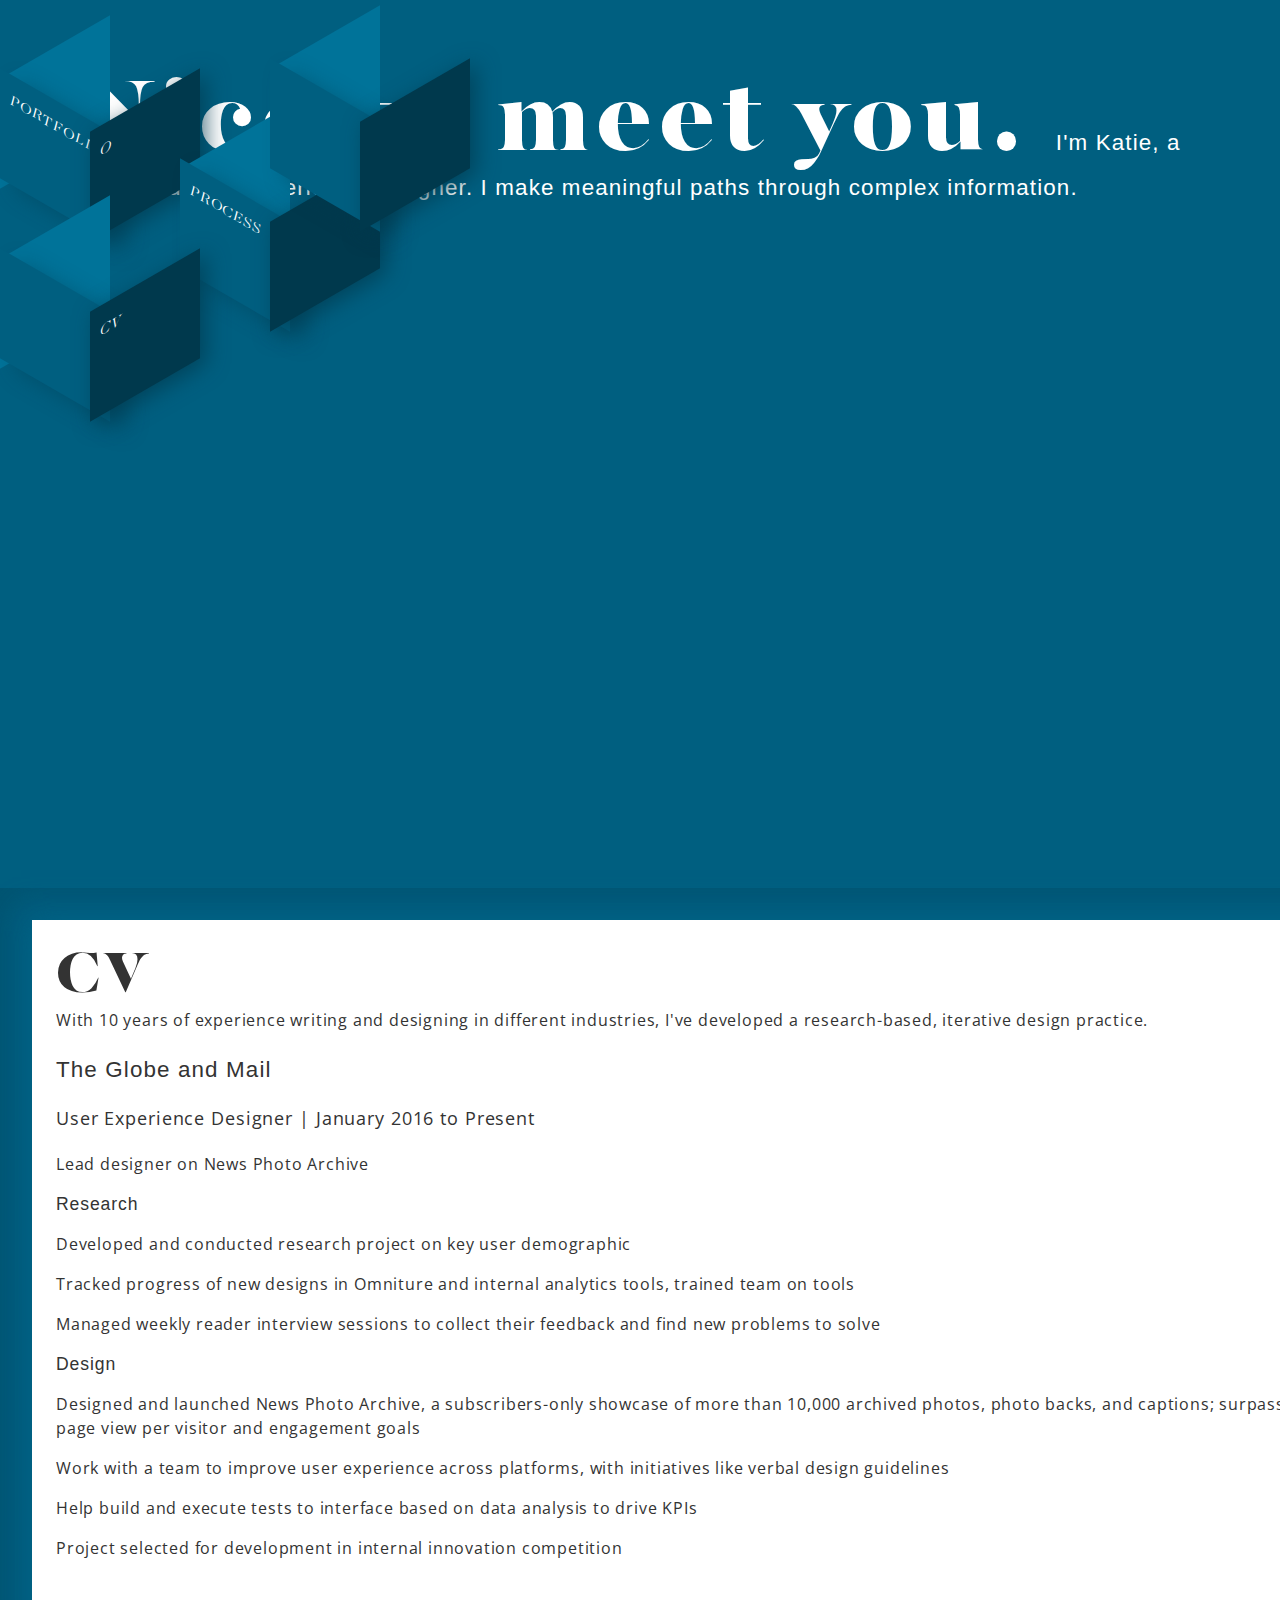
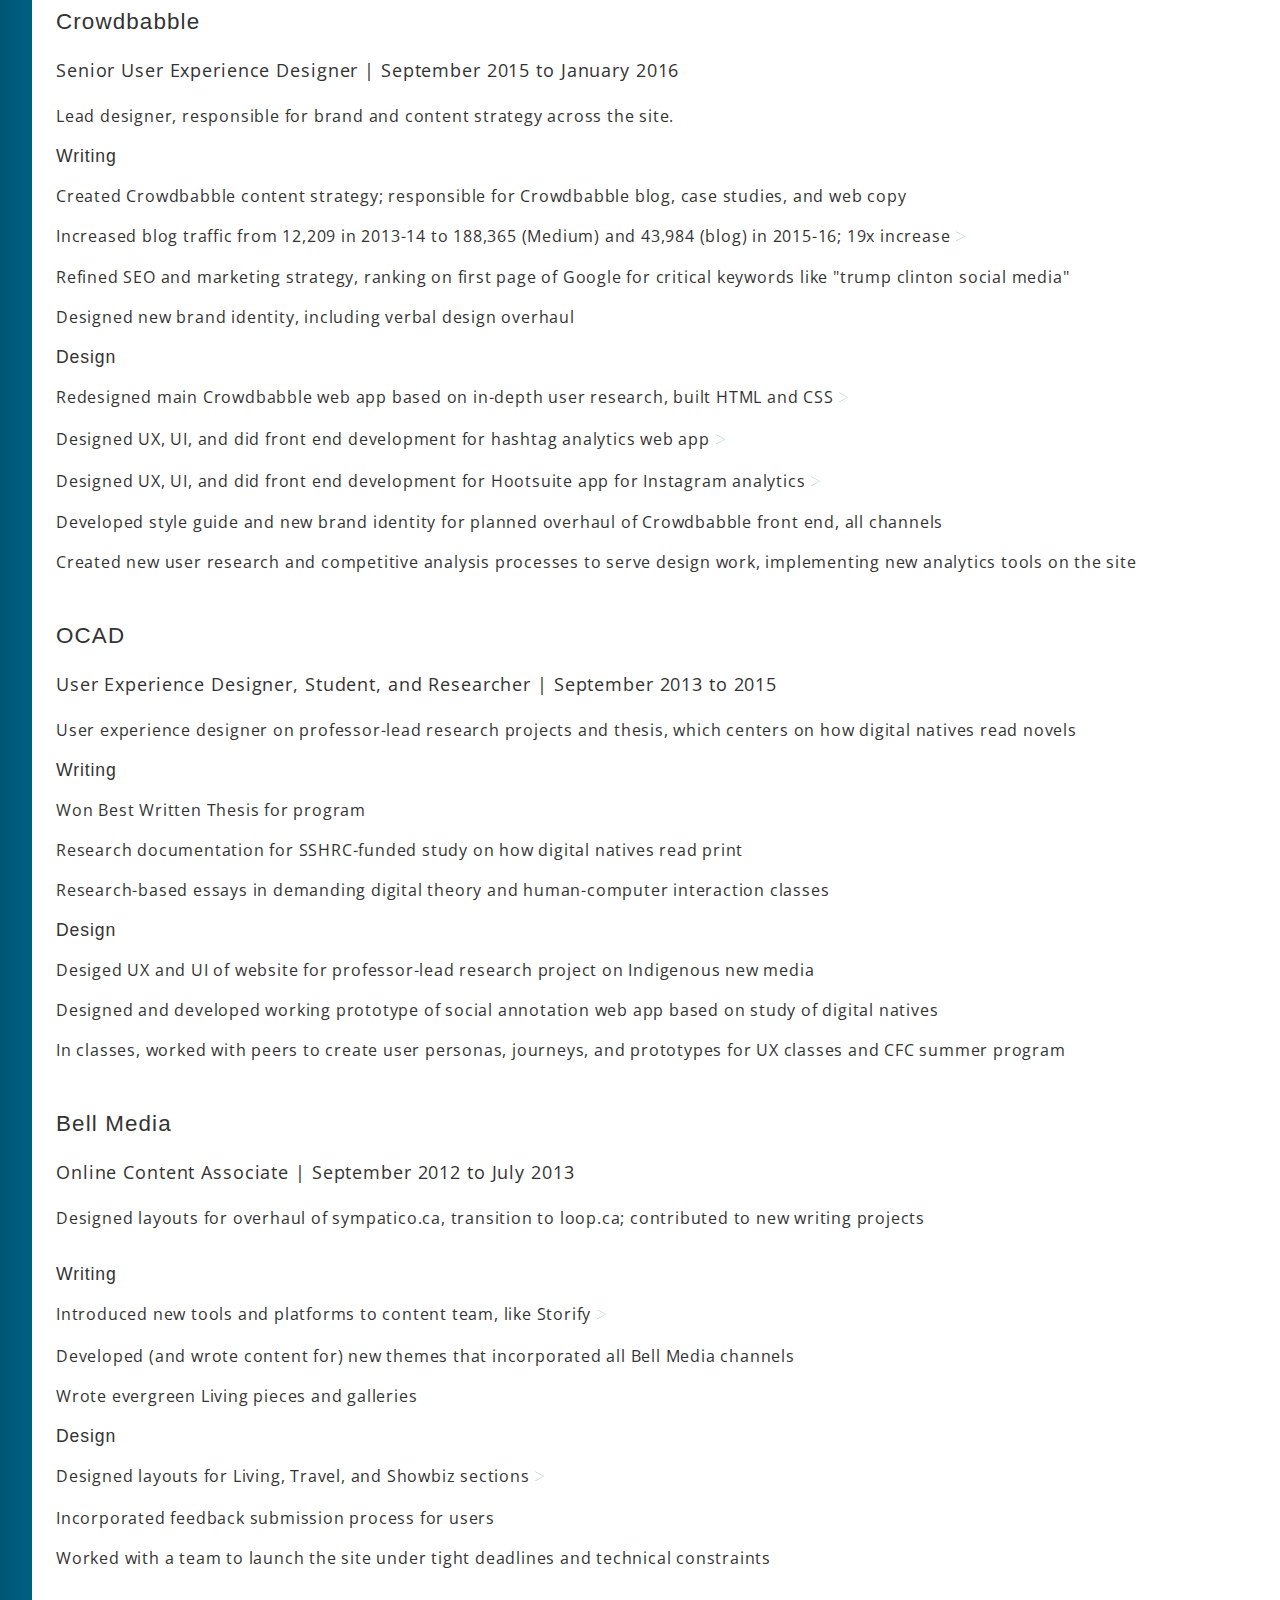
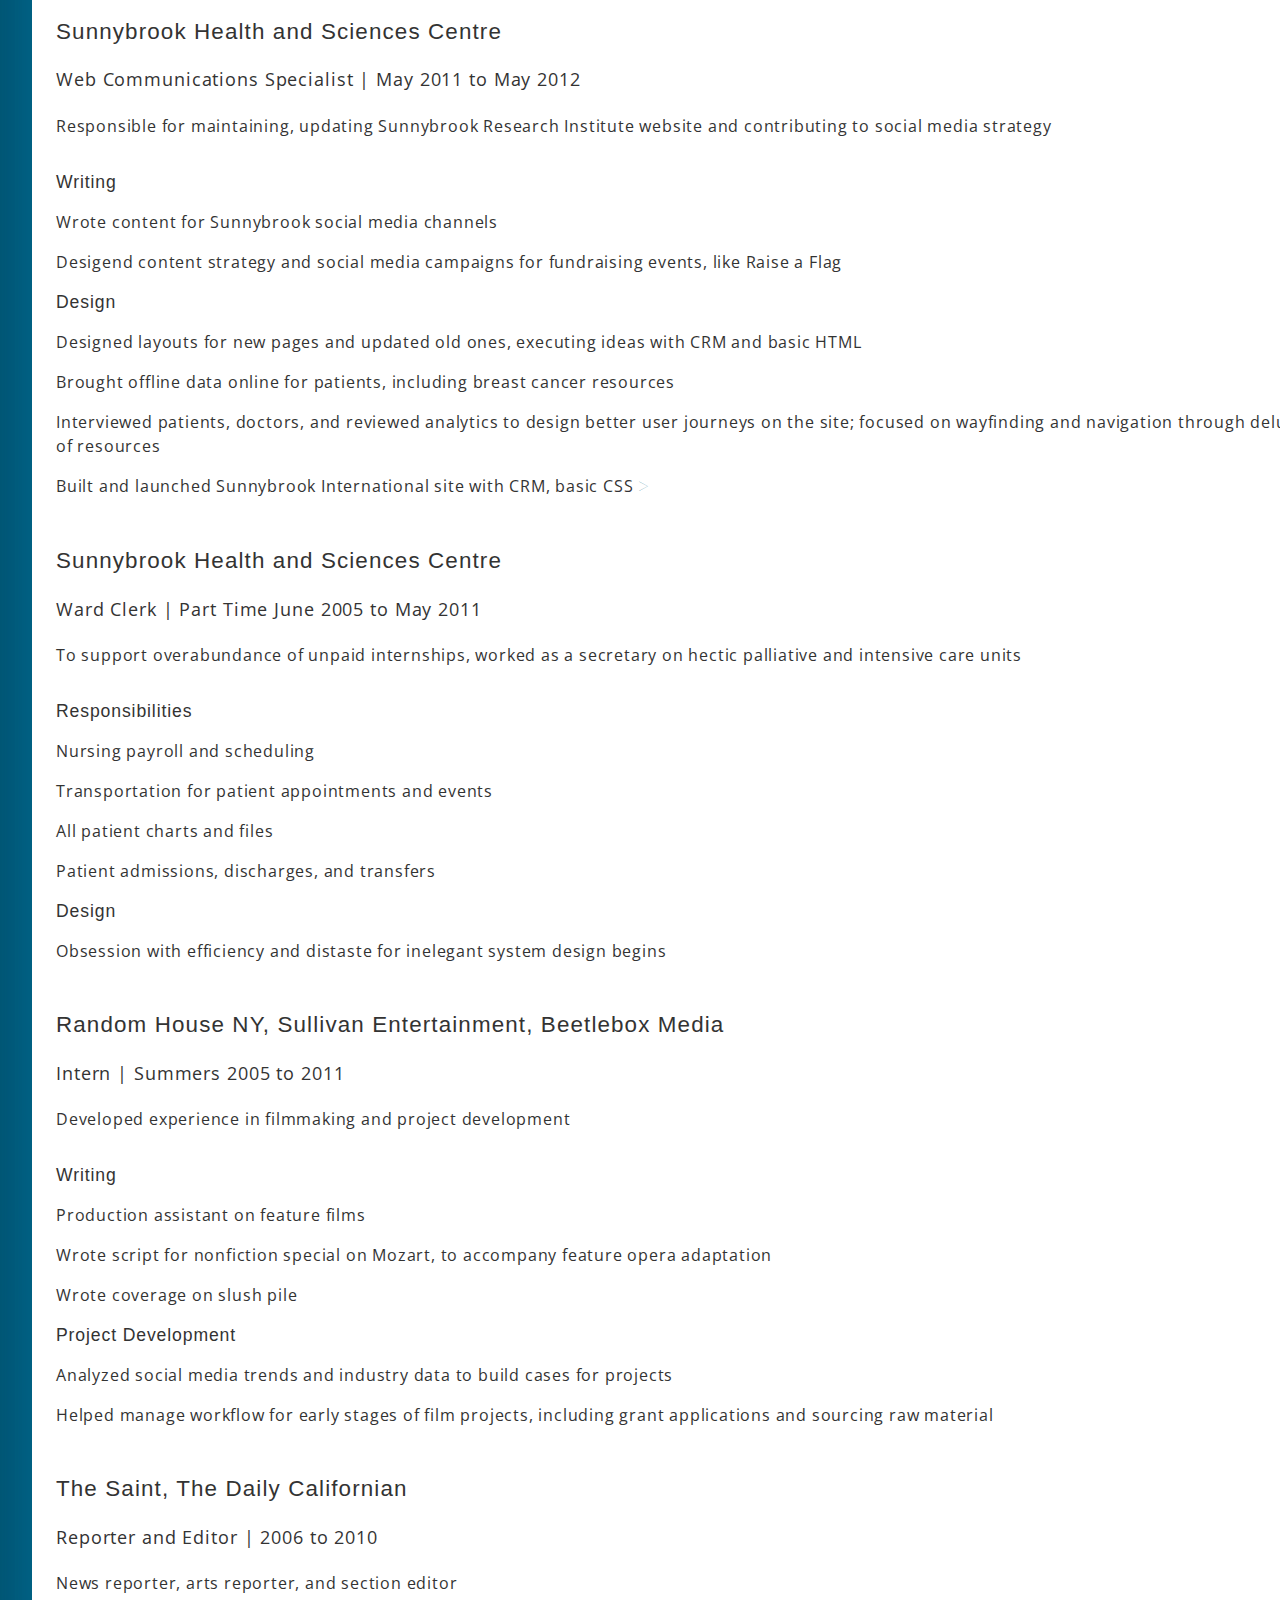
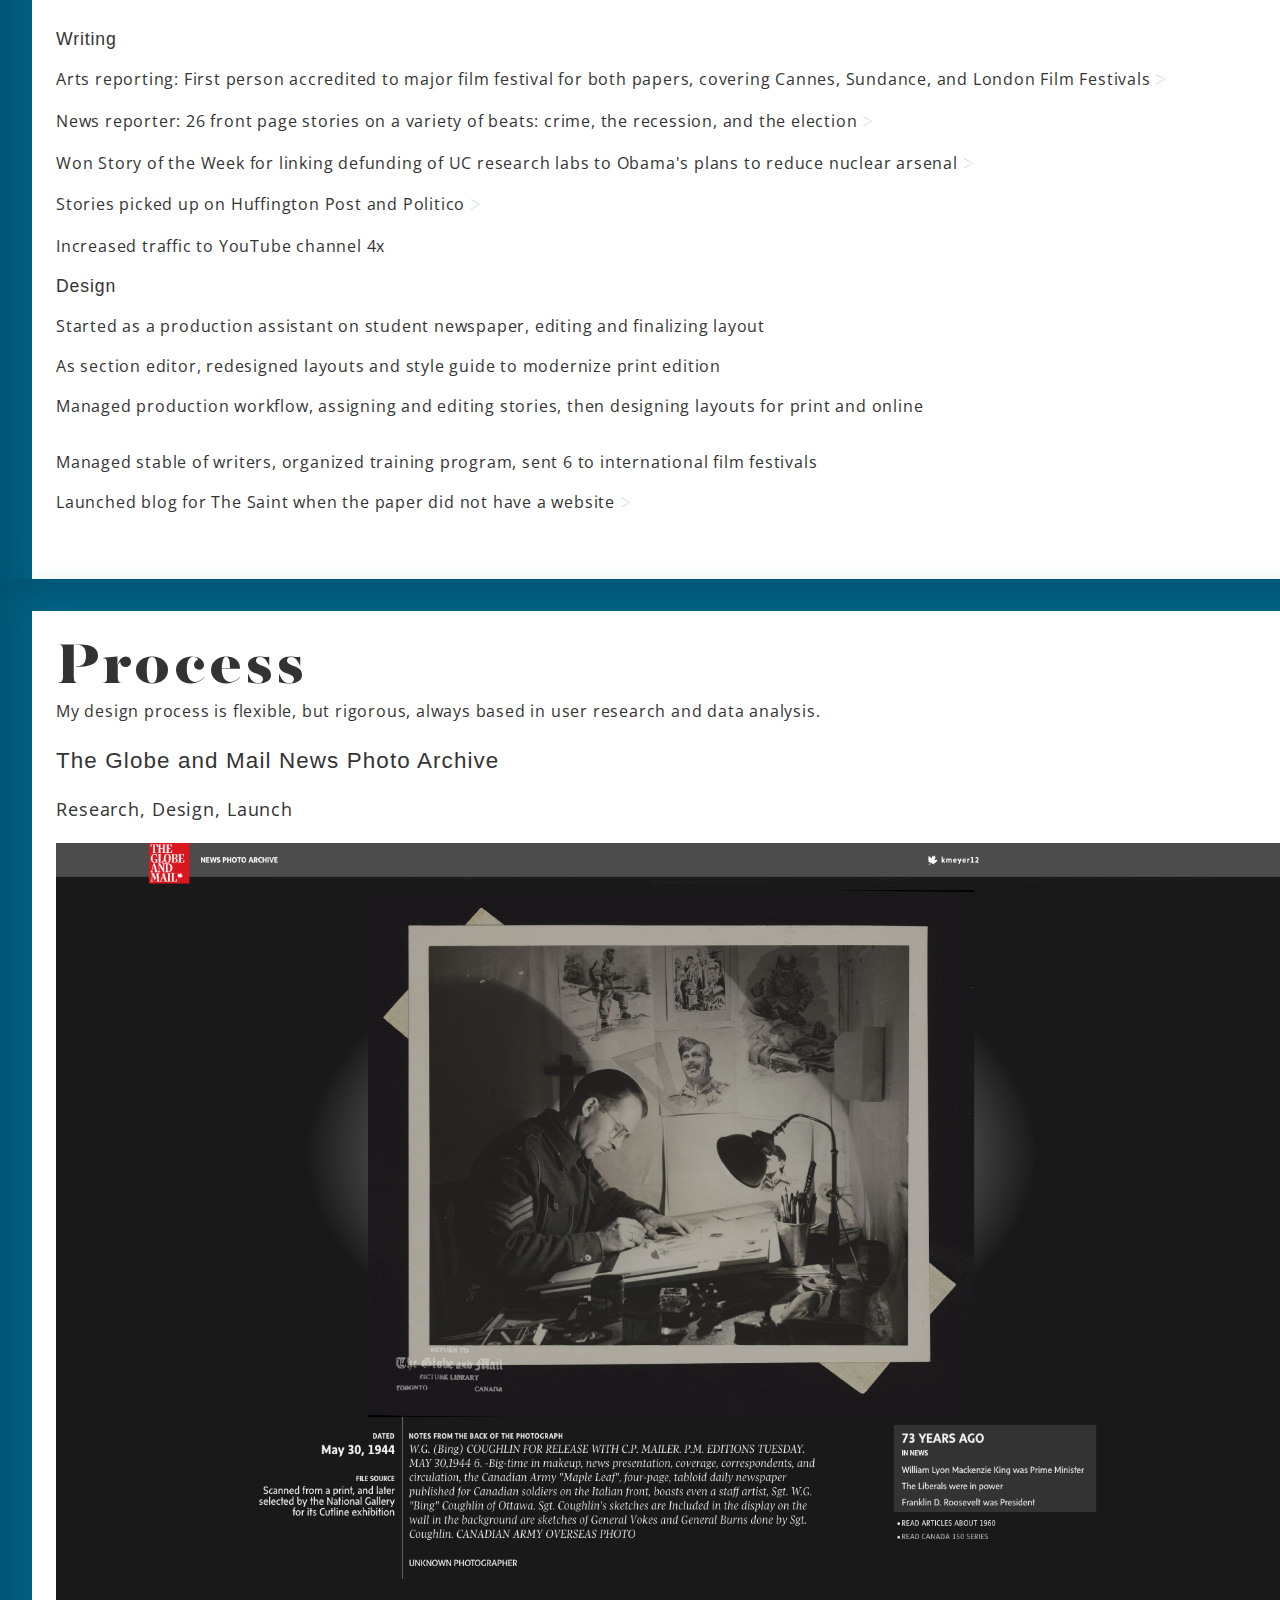
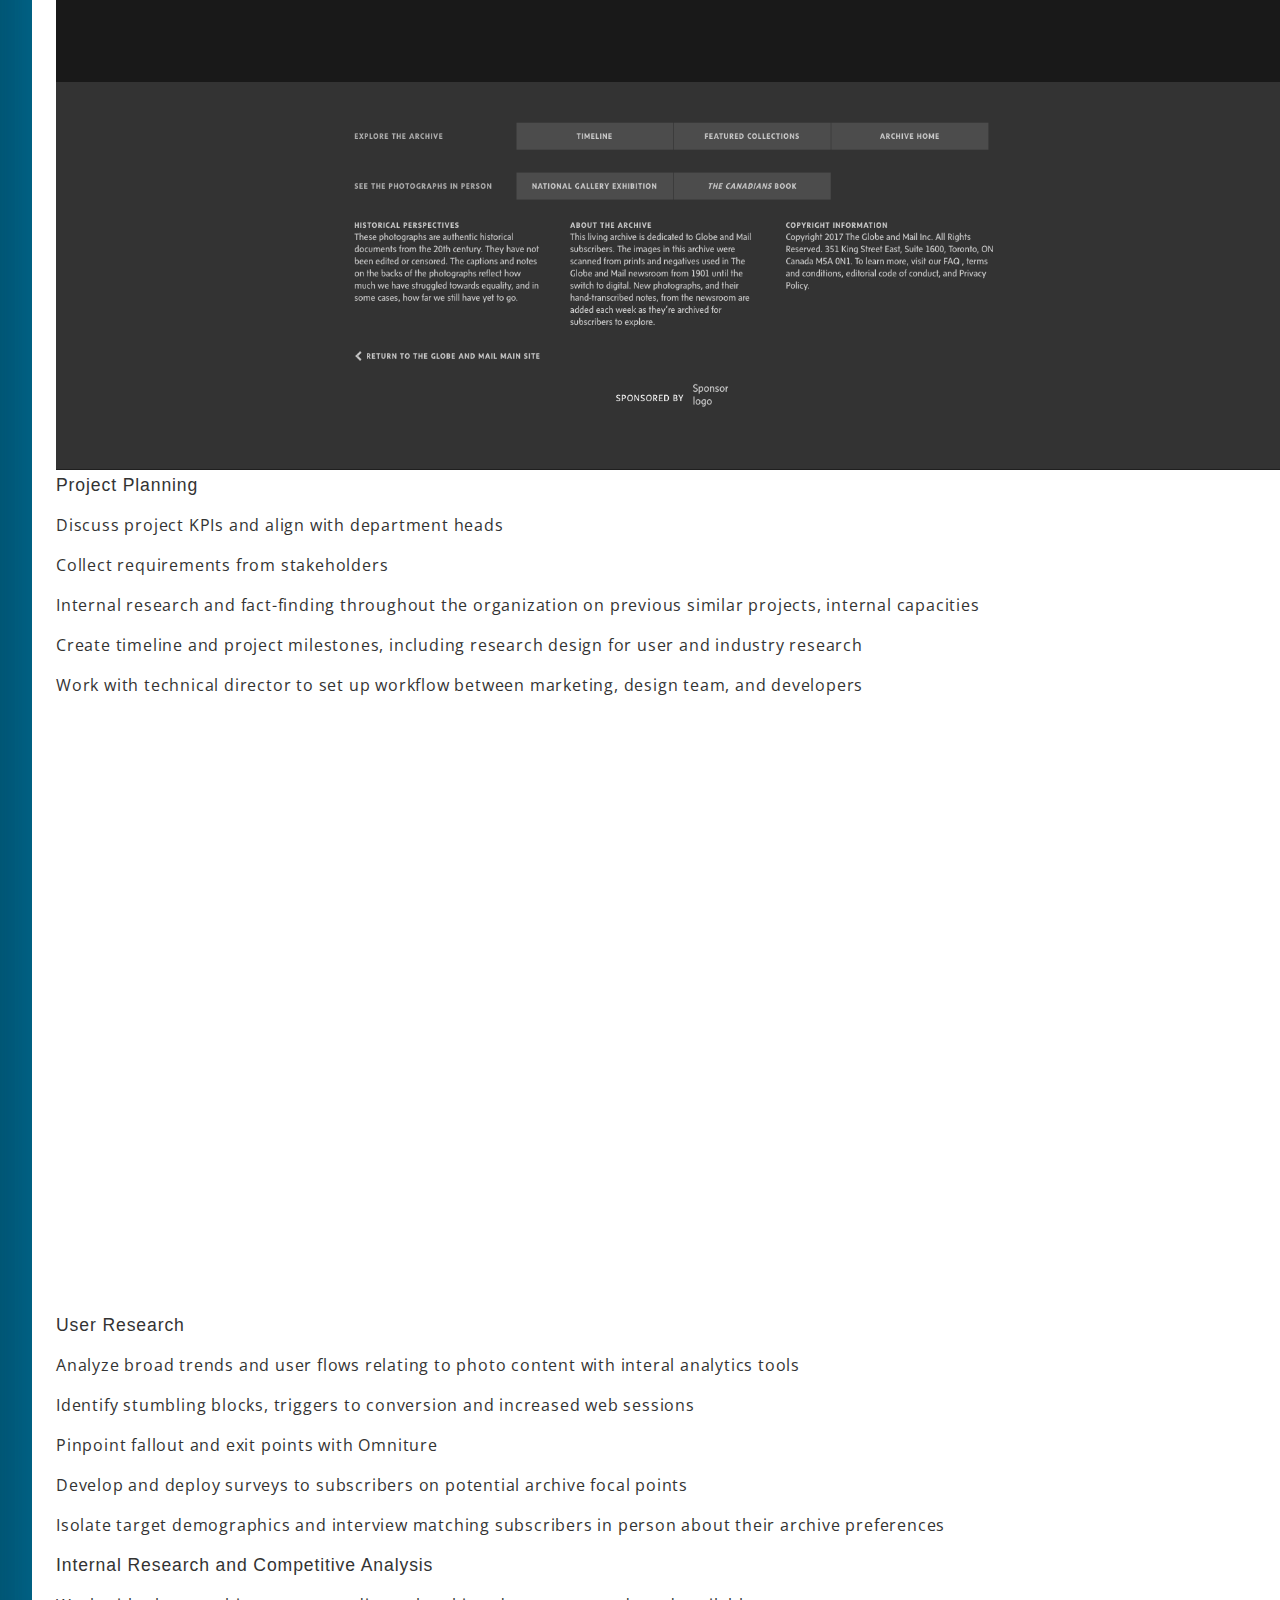
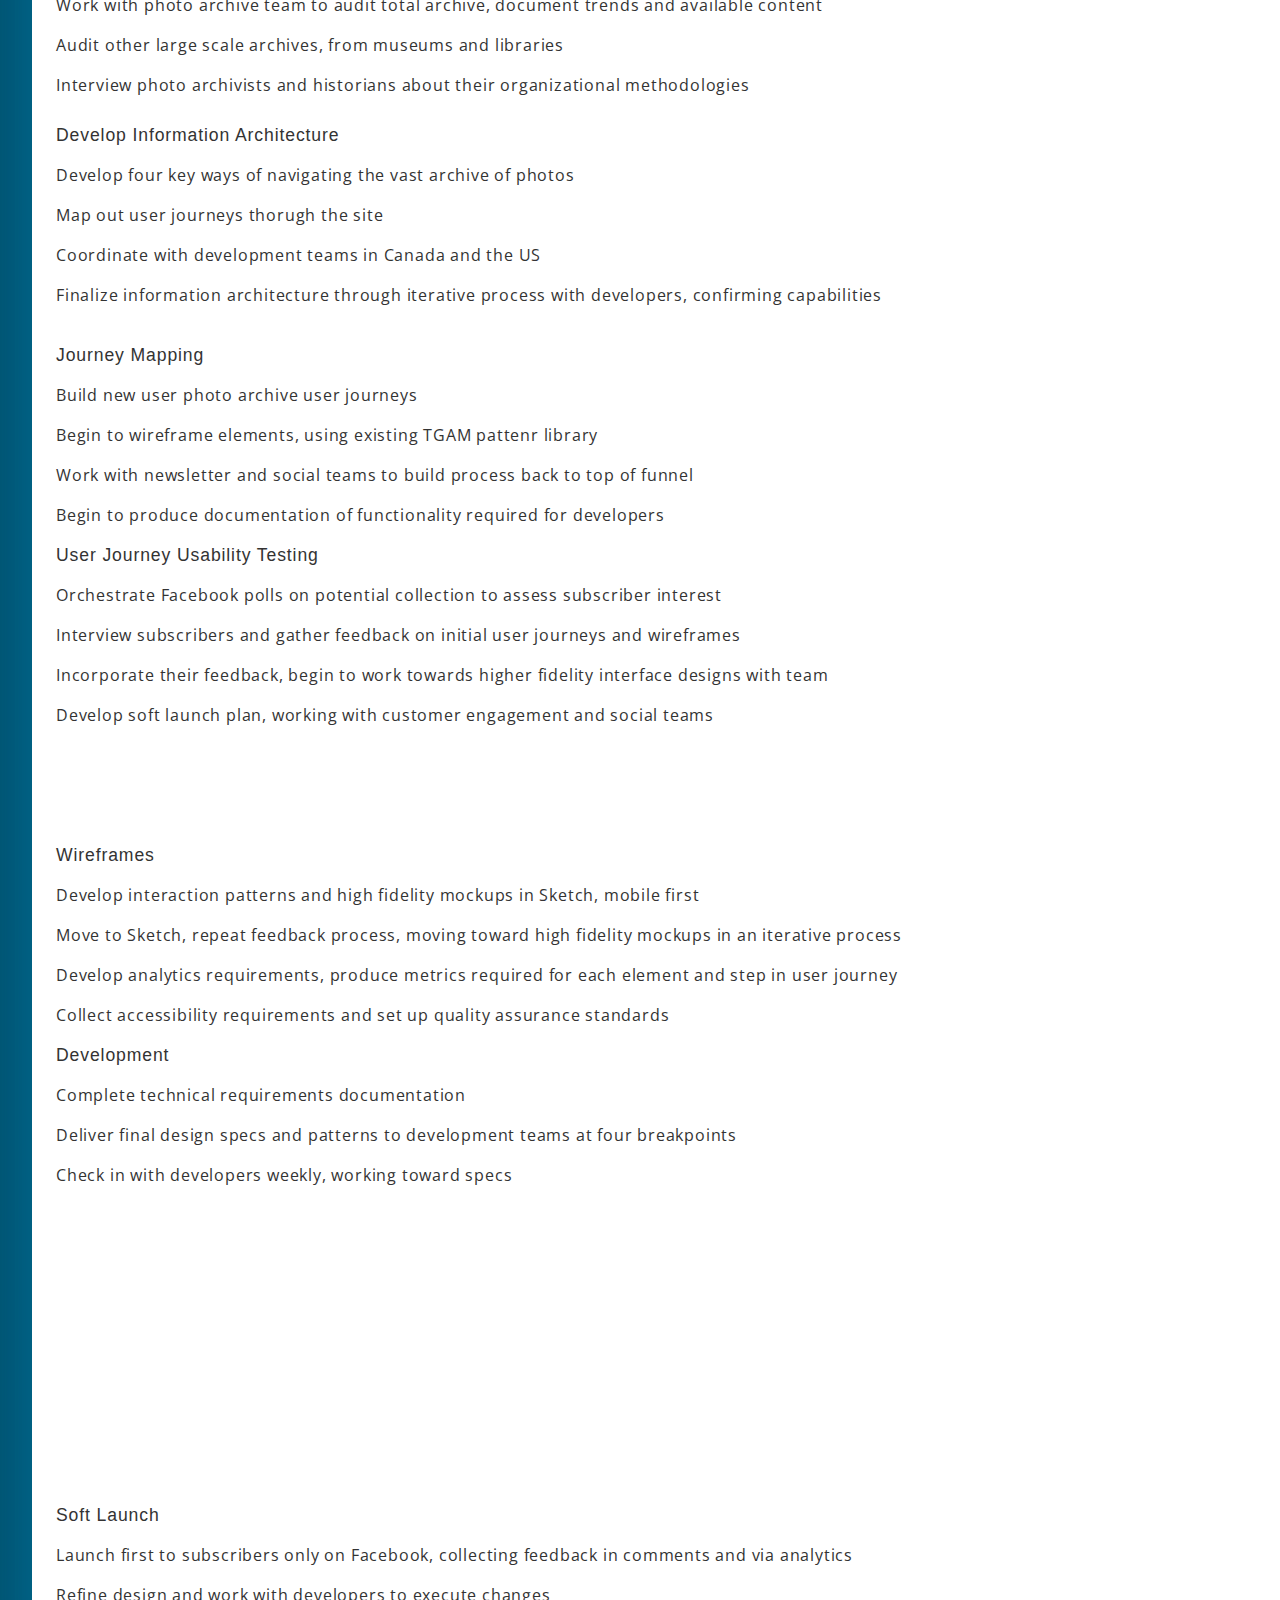
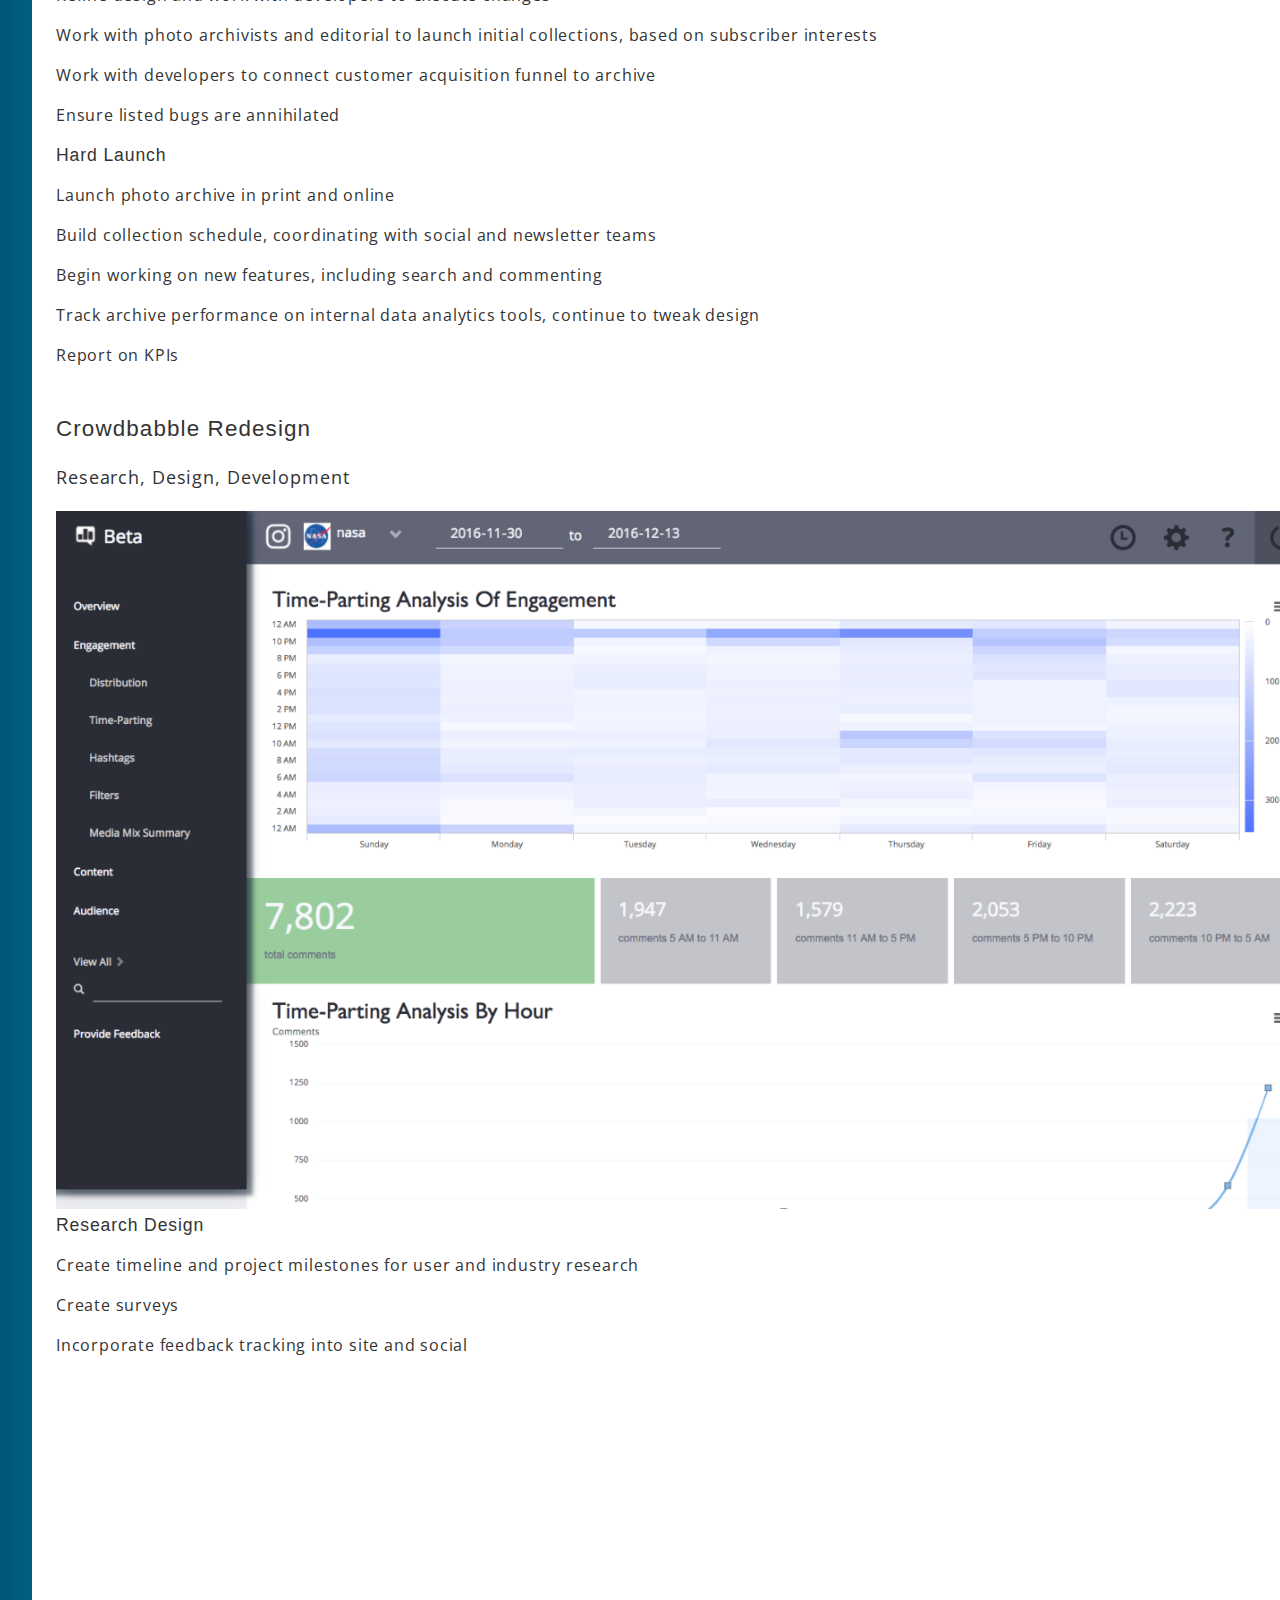
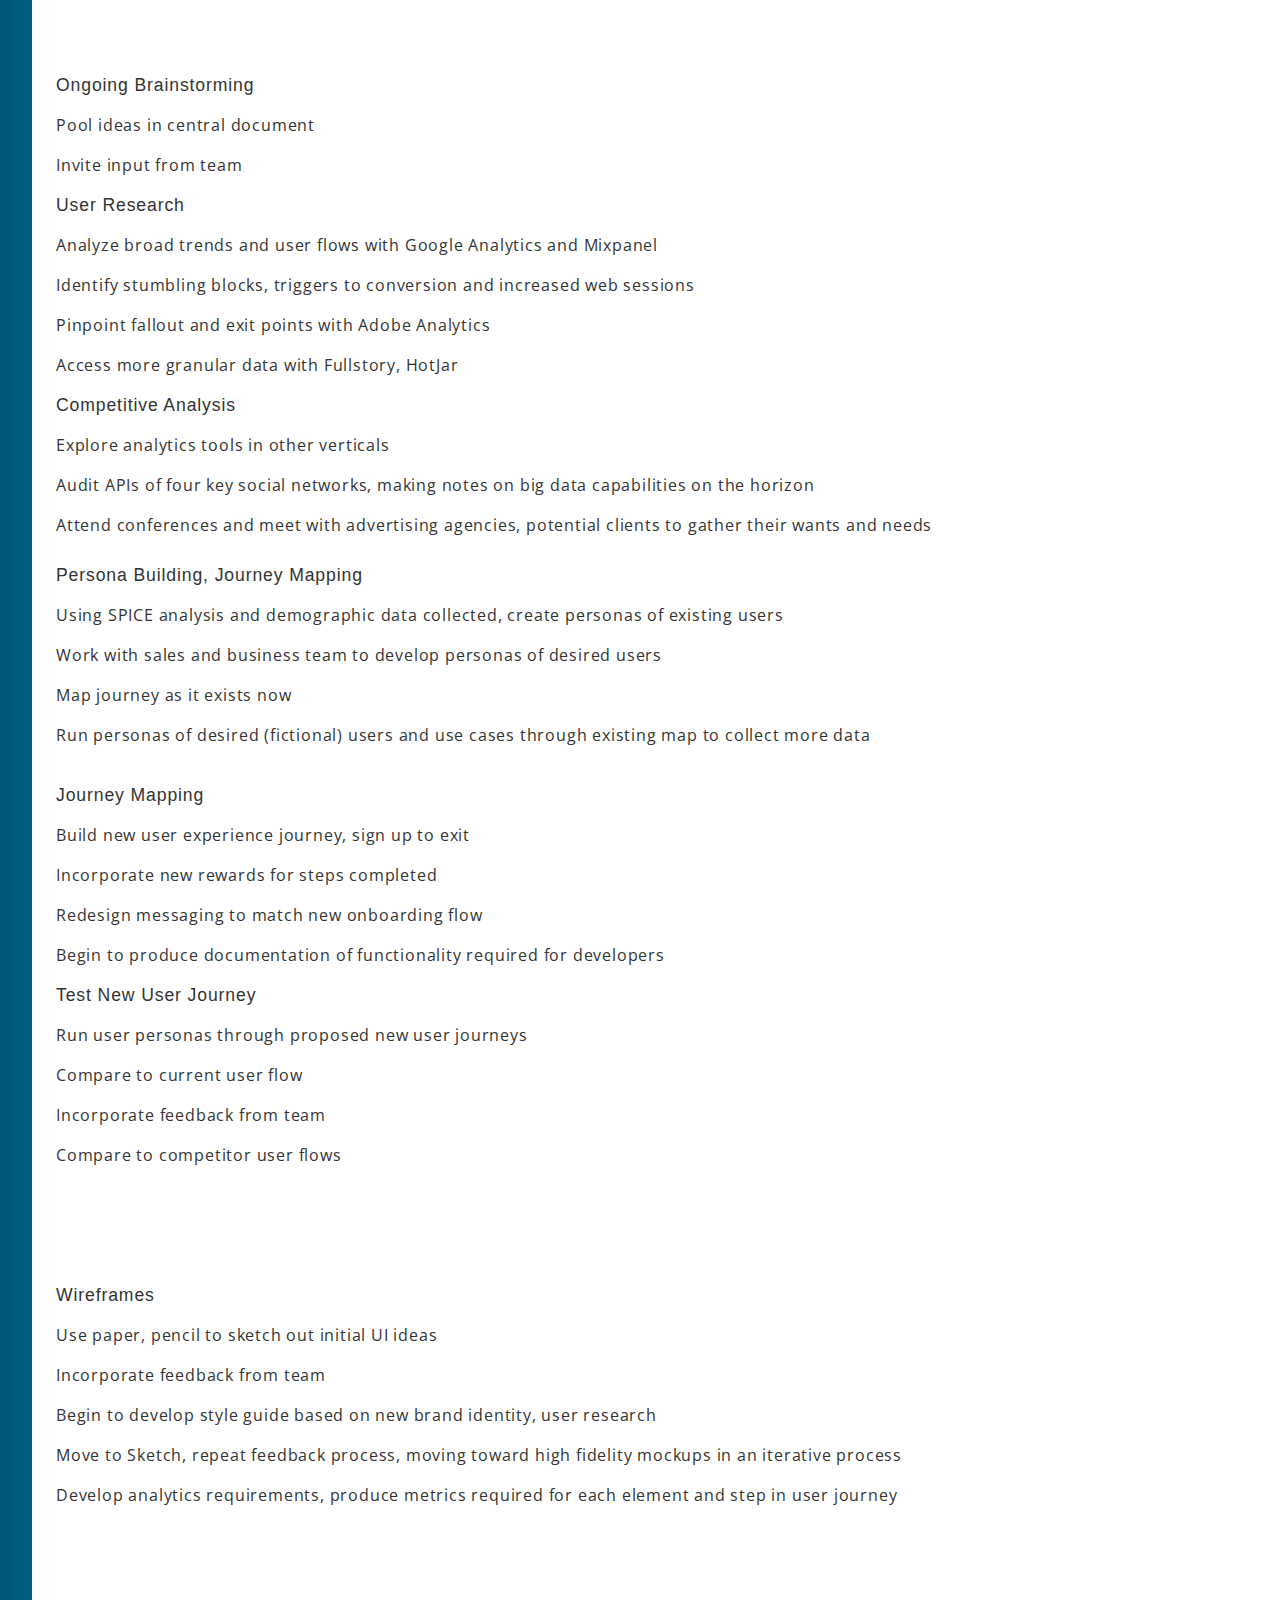
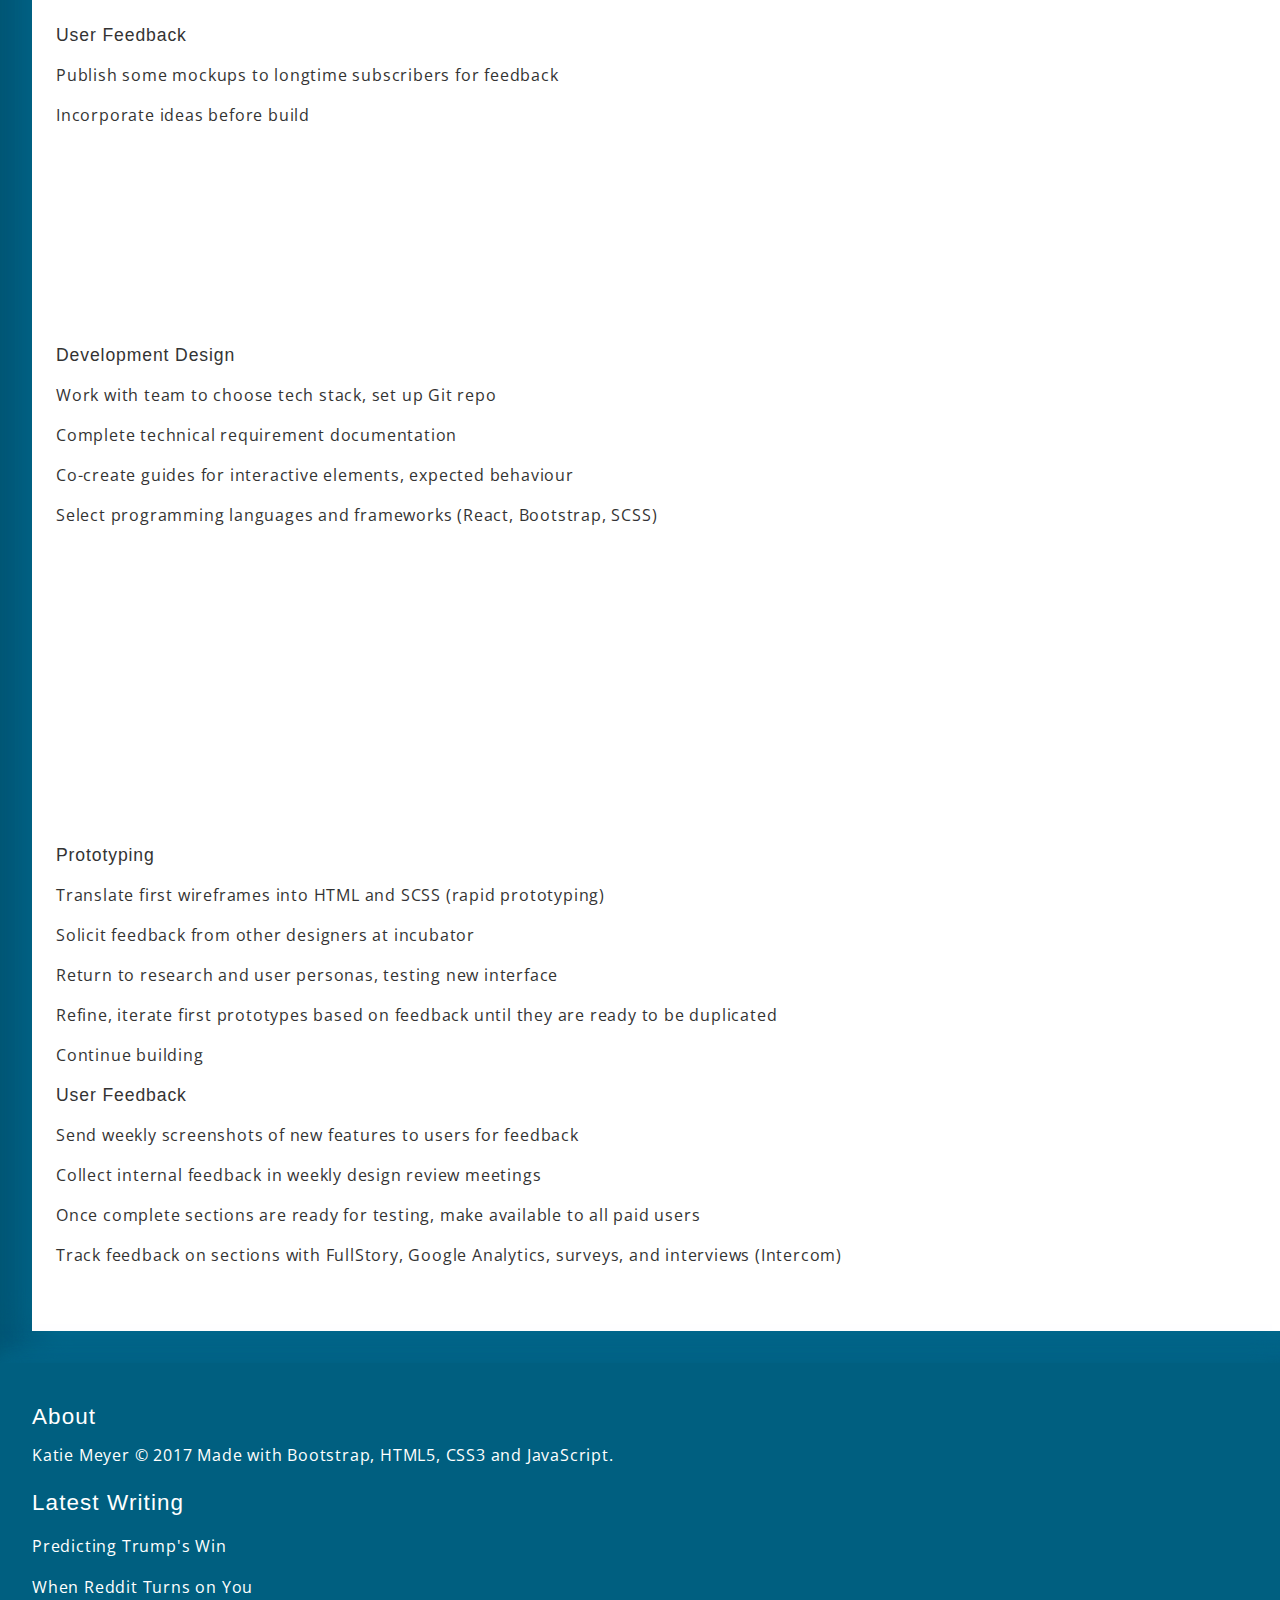
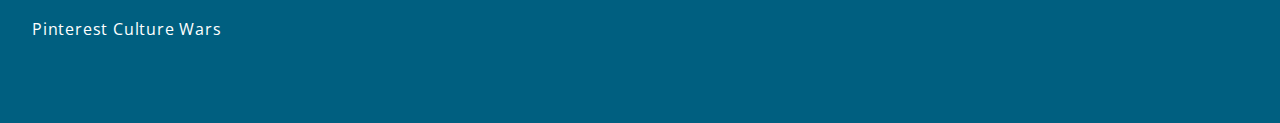
<file: page.html>
<!doctype html>
<html>
<head>
<!--Site by Katie Meyer
	Created	fall 2016
	Updated fall 2017
Thank you for taking the time to look at my code. If you notice any errors, please email me via kmeyerto@gmail.com. I'd love to hear from you.
-->
	
<meta charset="UTF-8">
<title>K Meyer | Writer and User Experience Designer</title>
<meta http-equiv="X-UA-Compatible" content="IE=Edge">
<meta name="viewport" content="width=device-width,minimum-scale=1,initial-scale=1">
<meta name="description" content="Katie Meyer is an experienced senior UX designer and user researcher.">
<meta name="keywords" content="senior user experience designer, user experience designer, ux designer">
<meta name="release-version" content="0_0_2">
<link rel="canonical" href="https://km13oj.github.io">
<meta name="viewport" content="width=device-width, initial-scale=1">
    
<!--BOOTSTRAP CSS-->
<link rel="stylesheet" href="https://maxcdn.bootstrapcdn.com/bootstrap/4.0.0-alpha.5/css/bootstrap.min.css" integrity="sha384-AysaV+vQoT3kOAXZkl02PThvDr8HYKPZhNT5h/CXfBThSRXQ6jW5DO2ekP5ViFdi" crossorigin="anonymous">
<script src="https://maxcdn.bootstrapcdn.com/bootstrap/4.0.0-alpha.5/js/bootstrap.min.js" integrity="sha384-BLiI7JTZm+JWlgKa0M0kGRpJbF2J8q+qreVrKBC47e3K6BW78kGLrCkeRX6I9RoK" crossorigin="anonymous"></script>
	<link rel="stylesheet" type="text/css" href="./bootstrap/css/bootstrap-responsive.css">
	<link rel="stylesheet" type="text/css" href="./bootstrap/css/bootstrap-responsive.min.css">
	<link rel="stylesheet" type="text/css" href="./bootstrap/css/bootstrap.css">
	<link rel="stylesheet" type="text/css" href="./bootstrap/css/bootstrap.css.map">
	<link rel="stylesheet" type="text/css" href="./bootstrap/css/bootstrap.min.css.map">

<!--CSS-->
   <link rel="stylesheet" type="text/css" href="css/style.css">

<!--TYPE-->
    <link href="https://fonts.googleapis.com/css?family=Open+Sans:300,400" rel="stylesheet">
    <link href="https://fonts.googleapis.com/css?family=Megrim" rel="stylesheet">

<!--JS CARNIVAL-->
    <script>
    var value = $.cookie('the_cookie'),
    isNewSession = $.cookie('is_new_session') != 'false',
    date = null;

if (isNewSession) {
    // set cookie for next visit during this session
    debug("new session!");
    $.cookie('is_new_session', 'false', { path:'/' });
}

debug("cookie value = " + value);

if (value == "never again") {
    
    // nothing to do
    
} else if (/^\d+$/.test(value || "")) {

    date = new Date();
    date.setTime(value);

    debug("date from cookie = " + date);

    var today = new Date();

    if (date.getDate() != today.getDate() ||
        date.getMonth() != today.getMonth() ||
        date.getYear() != today.getYear()) {

        // date is other than today
        $('#landingBack').delay(1000).slideDown(400);
        $("#close").click(function(e) {
            $("#landingBack").slideToggle(400);

            // if you want the message to be displayed never again,
            // move setting the cookie outside this click handler
            $.cookie('the_cookie', 'never again', { expires: 365, path: '/' }); // expires in 365 days
        });
    } else {
        debug("same date");
    }


} else if ((value || "") == "") {

    $.cookie('the_cookie', new Date().getTime(), { expires: 365, path: '/' }); // expires in 365 days
    debug("date empty, setting to = " + new Date().getTime());
}


function debug(msg) {
    $("#debug").append($("<div />").html(msg));
}
    </script>
</head>

	
<body>

<header class="col-md-12">
	<div class="col-md-4 name">Katie Meyer</div>
	<div class="col-md-4"></div>
	<nav class="col-md-4">
		<div class="col-md-6">Writing</div>
		<div class="col-md-6">Design</div></nav>
</header>

<div class="container-fluid hero">
	<div class="col-xs-12 col-md-4 title" id="landingFirst">
	<h1><span class="greeting">Nice to meet you. </span>
    	<span class="intro">I'm Katie, a writer and user experience designer. <span class="sub">I make meaningful paths through complex information.</span></span>
</h1>
</div>

<div class="col-md-4 title" id="landingBack">
<h1>Good to see you again. 
<span class="title-sub">I'm still a writer and UX designer. </span>
</h1>
</div>

<div class="col-md-12 title" id="landingReturn">
<h1>We can't keep running into each other like this.
<span class="title-sub">If you want to keep the conversation going, please email me at kmeyerto@gmail.com. </span>
</h1>
</div>

<div class="col-xs-12 col-md-8">
<div class="col-xs-hidden col-md-6"></div>
<div class="col-xs-12 col-md-6 menu">
<div class="cube-s">
        <div class="topFaces" id="topface4">  
                <div>
                   
                </div>
        </div>
        <div class="leftFaces" id="leftface4">
            <h2><a href="index.html#markerProcess" alt="Portfolio" title="Portfolio">PORTFOLI</a></h2>
        </div>
        <div class="rightFaces" id="rightface4">
             <h2><a href="index.html#markerProcess" alt="Portfolio" title="Portfolio">O</a></h2>
        </div>
</div>

<div class="cube-twos"> <!-- WEB DESIGN -->
        <div class="topFaces" id="topface1">
                <div>
                </div>
        </div>
        <div class="leftFaces" id="leftface1">
                 <h2><a href="index.html#markerProcess" alt="Contact" title="Contact">PROCESS</a></h2>
                 
                  
        </div>
        <div class="rightFaces" id="rightface1">
               
        </div>
</div>

<div class="cube-threes">
        <div class="topFaces" id="topface2">
                <div>
                  
                </div>
        </div>
        <div class="leftFaces" id="leftface2">
                       
          
        </div>
        <div class="rightFaces" id="rightface2">
        
           <h2><a href="index.html#markerCV" alt="CV" title="CV">CV</a></h2>
 
        </div>
</div>

<div class="cube-fours"> <!-- UI + UE --> 
        <div class="topFaces" id="topface3">
                <div>
               
                </div>
        </div>
        <div class="leftFaces" id="leftface3">
          
           
                                  </div>
        <div class="rightFaces" id="rightface3">
              
        </div>
</div>
</div>

<!--
<div class="col-md-2"></div>
<div class="col-md-2 explore">Writing</div>
<div class="col-md-2 explore">Design</div>
<div class="col-md-2 explore">CV</div>
<div class="col-md-2 explore">Contact</div>
-->
</div>
</div><!--end hero-->

<div class="container-fluid wrapper">
<div class="container-fluid main" id="markerCV">
<div class="col-xs-12 col-md-4 explainer">
<h3>CV</h3>
<p>With 10 years of experience writing and designing in different industries, I've developed a research-based, iterative design practice.</p>
</div>

<div class="col-xs-12 col-md-8 positions">
<div class="col-md-12 position">
<div class="col-md-12">
<h4>The Globe and Mail</h4>
<h5>User Experience Designer | January 2016 to Present</h5>
<p>Lead designer on News Photo Archive</p>
</div>
<div class="col-xs-12 col-md-6"><div class="col-md-12 title">Research</div>
<ul>
<li>Developed and conducted research project on key user demographic</li>
<li>Tracked progress of new designs in Omniture and internal analytics tools, trained team on tools</li>
<li>Managed weekly reader interview sessions to collect their feedback and find new problems to solve</li>
</ul>
</div>
<div class="col-xs-12 col-md-6"><div class="col-md-12 title">Design</div>
<ul>
<li>Designed and launched News Photo Archive, a subscribers-only showcase of more than 10,000 archived photos, photo backs, and captions; surpassed page view per visitor and engagement goals</li>
<li>Work with a team to improve user experience across platforms, with initiatives like verbal design guidelines</li>
<li>Help build and execute tests to interface based on data analysis to drive KPIs</li>
<li>Project selected for development in internal innovation competition</li>
</ul>
</div>
</div><!--end position 0-->
    
<div class="col-md-12 position">
<div class="col-md-12">
<h4>Crowdbabble</h4>
<h5>Senior User Experience Designer | September 2015 to January 2016</h5>
<p>Lead designer, responsible for brand and content strategy across the site.</p>
</div>
<div class="col-xs-12 col-md-6"><div class="col-md-12 title">Writing</div>
<ul>
<li>Created Crowdbabble content strategy; responsible for Crowdbabble blog, case studies, and web copy</li>
<li>Increased blog traffic from 12,209 in 2013-14 to 188,365 (Medium) and 43,984 (blog) in 2015-16; 19x increase <span class="proof"><a href="http://www.medium.com/@crowdbabble" alt="Link will open in new tab" target="_blank">></a></span></li>
<li>Refined SEO and marketing strategy, ranking on first page of Google for critical keywords like "trump clinton social media"</li>
<li>Designed new brand identity, including verbal design overhaul</li>
</ul>
</div>
<div class="col-xs-12 col-md-6"><div class="col-md-12 title">Design</div>
<ul>
<li>Redesigned main Crowdbabble web app based on in-depth user research, built HTML and CSS <span class="proof"><a href="https://www.crowdbabble.com/blog/2016/10/17/new-perspectives-on-social-for-crowdbabble-customers-3/" alt="Link will open in new tab" target="_blank">></a></span></li>
<li>Designed UX, UI, and did front end development for hashtag analytics web app <span class="proof"><a href="https://www.crowdbabble.com/blog/2016/02/23/hashtag-analytics-101-find-new-followers/" alt="Link will open in new tab" target="_blank">></a></span></li>
<li>Designed UX, UI, and did front end development for Hootsuite app for Instagram analytics <span class="proof"><a href="http://appdirectory.hootsuite.com/250/crowdbabble" alt="Link will open in new tab" target="_blank">></a></span></li>
<li>Developed style guide and new brand identity for planned overhaul of Crowdbabble front end, all channels</li>
<li>Created new user research and competitive analysis processes to serve design work, implementing new analytics tools on the site</li>
</ul>
</div>
</div><!--end position 1-->
    
<div class="col-md-12 position">
<div class="col-md-12">
<h4>OCAD</h4>
<h5>User Experience Designer, Student, and Researcher | September 2013 to 2015 </h5>
<p>User experience designer on professor-lead research projects and thesis, which centers on how digital natives read novels</p>
</div>
<div class="col-xs-12 col-md-6"><div class="col-md-12 title">Writing</div>
<ul>
<li>Won Best Written Thesis for program</li>
<li>Research documentation for SSHRC-funded study on how digital natives read print</li>
<li>Research-based essays in demanding digital theory and human-computer interaction classes</li>
</ul>
</div>
<div class="col-xs-12 col-md-6"><div class="col-md-12 title">Design</div>
<ul>
<li>Desiged UX and UI of website for professor-lead research project on Indigenous new media</li>
<li>Designed and developed working prototype of social annotation web app based on study of digital natives</li>
<li>In classes, worked with peers to create user personas, journeys, and prototypes for UX classes and CFC summer program</li>
</ul>
</div>
</div><!--end position 2-->
    
<div class="col-md-12 position">
<div class="col-md-12 header">
<h4>Bell Media</h4>
<h5>Online Content Associate | September 2012 to July 2013 </h5>
<p>Designed layouts for overhaul of sympatico.ca, transition to loop.ca; contributed to new writing projects</p>
</div>
<div class="col-md-6"><div class="col-md-12 title">Writing</div>
<ul>
<li>Introduced new tools and platforms to content team, like Storify <span class="proof"><a href="https://storify.com/kmeyerTO/best-real-time-reactions-to-the-85th-academy-award" alt="Link will open in new tab" target="_blank">></a></span></li>
<li>Developed (and wrote content for) new themes that incorporated all Bell Media channels</li>
<li>Wrote evergreen Living pieces and galleries</li>
</ul>
</div>
<div class="col-md-6"><div class="col-md-12 title">Design</div>
<ul>
<li>Designed layouts for Living, Travel, and Showbiz sections <span class="proof"><a href="https://web.archive.org/web/20130216140758/http://www.theloop.ca/living/" alt="Link will open in new tab" target="_blank">></a></span></li>
<li>Incorporated feedback submission process for users</li>
<li>Worked with a team to launch the site under tight deadlines and technical constraints</li>
</ul>
</div>
</div><!--end position 3-->
    
<div class="col-md-12 position">
<div class="col-md-12 header">
<h4>Sunnybrook Health and Sciences Centre</h4>
<h5>Web Communications Specialist | May 2011 to May 2012 </h5>
<p>Responsible for maintaining, updating Sunnybrook Research Institute website and contributing to social media strategy</p>
</div>
<div class="col-xs-12 col-md-6"><div class="col-md-12 title">Writing</div>
<ul>
<li>Wrote content for Sunnybrook social media channels</li>
<li>Desigend content strategy and social media campaigns for fundraising events, like Raise a Flag</li>
</ul>
</div>
<div class="col-xs-12 col-md-6"><div class="col-md-12 title">Design</div>
<ul>
<li>Designed layouts for new pages and updated old ones, executing ideas with CRM and basic HTML</li>
<li>Brought offline data online for patients, including breast cancer resources</li>
<li>Interviewed patients, doctors, and reviewed analytics to design better user journeys on the site; focused on wayfinding and navigation through deluge of resources</li>
<li>Built and launched Sunnybrook International site with CRM, basic CSS <span class="proof"><a href="https://web.archive.org/web/20120927211057/http://sunnybrook.ca/international/" alt="Link will open in new tab" target="_blank">></a></span></li>
</ul>
</div>
</div><!--end position 3-->
    
<div class="col-md-12 position">
<div class="col-md-12 header">
<h4>Sunnybrook Health and Sciences Centre</h4>
<h5>Ward Clerk | Part Time June 2005 to May 2011</h5>
<p>To support overabundance of unpaid internships, worked as a secretary on hectic palliative and intensive care units</p>
</div>
<div class="col-xs-12 col-md-6"><div class="col-md-12 title">Responsibilities</div>
<ul>
<li>Nursing payroll and scheduling</li>
<li>Transportation for patient appointments and events</li>
<li>All patient charts and files</li>
<li>Patient admissions, discharges, and transfers </li>
</ul>
</div>
<div class="col-xs-12 col-md-6"><div class="col-md-12 title">Design</div>
<ul>
<li>Obsession with efficiency and distaste for inelegant system design begins</li>
</ul>
</div>
</div><!--end position 4-->
    
<div class="col-md-12 position">
<div class="col-md-12 header">
<h4>Random House NY, Sullivan Entertainment, Beetlebox Media</h4>
<h5>Intern | Summers 2005 to 2011</h5>
<p>Developed experience in filmmaking and project development</p>
</div>
<div class="col-xs-12 col-md-6"><div class="col-md-12 title">Writing</div>
<ul>
    <li>Production assistant on feature films</li>
    <li>Wrote script for nonfiction special on Mozart, to accompany feature opera adaptation</li>
<li>Wrote coverage on slush pile</li>
</ul>
</div>
<div class="col-xs-12 col-md-6"><div class="col-md-12 title">Project Development</div>
<ul>
<li>Analyzed social media trends and industry data to build cases for projects</li>
<li>Helped manage workflow for early stages of film projects, including grant applications and sourcing raw material</li>
</ul>
</div>
</div><!--end position 5-->
    
<div class="col-md-12 position">
<div class="col-md-12 header">
<h4>The Saint, The Daily Californian</h4>
<h5>Reporter and Editor | 2006 to 2010</h5>
<p>News reporter, arts reporter, and section editor</p>
</div>
<div class="col-xs-12 col-md-6"><div class="col-md-12 title">Writing</div>
<ul>
    <li>Arts reporting: First person accredited to major film festival for both papers, covering Cannes, Sundance, and London Film Festivals <span class="proof"><a href="https://www.youtube.com/watch?v=2sDXAW0ZwEo" alt="Link will open in new tab" target="_blank">></a></span></li>
    <li>News reporter: 26 front page stories on a variety of beats: crime, the recession, and the election <span class="proof"><a href="http://archive.dailycal.org/article.php?id=104151" alt="Link will open in new tab" target="_blank">></a></span></li>
    <li>Won Story of the Week for linking defunding of UC research labs to Obama's plans to reduce nuclear arsenal <span class="proof"><a href="http://archive.dailycal.org/article.php?id=104461" alt="Link will open in new tab" target="_blank">></a></span></li>
    <li>Stories picked up on Huffington Post and Politico <span class="proof"><a href="http://www.politico.com/story/2008/11/falling-currencies-impact-international-students-015907" alt="Link will open in new tab" target="_blank">></a></span></li>
    <li>Increased traffic to YouTube channel 4x</li>
</ul>
</div>
<div class="col-xs-12 col-md-6"><div class="col-md-12 title">Design</div>
<ul>
<li>Started as a production assistant on student newspaper, editing and finalizing layout</li>
<li>As section editor, redesigned layouts and style guide to modernize print edition</li>
<li>Managed production workflow, assigning and editing stories, then designing layouts for print and online<li>
<li>Managed stable of writers, organized training program, sent 6 to international film festivals</li>
<li>Launched blog for The Saint when the paper did not have a website <span class="proof"><a href="https://thesaintscreen.wordpress.com/about/" alt="Link will open in new tab" target="_blank">></a></span></li>
</ul>
</div>
</div><!--end position 5-->
    
</div><!---end positions--->

</div><!---end main--->
</div><!---end wrapper--->


<div class="container-fluid wrapper" id="markerProcess">
    
<div class="container-fluid main pro">

<div class="col-xs-12 col-md-4 explainer">
<h3>Process</h3>
<p>My design process is flexible, but rigorous, always based in user research and data analysis.</p>
</div>

<!--begin processes-->
<div class="col-xs-12 col-md-8 positions">

<!--begin position-->  
<div class="col-md-12 position">
<div class="col-md-12">
<h4>The Globe and Mail News Photo Archive</h4>
<h5>Research, Design, Launch</h5>
</div>

<div class="col-xs-12 col-md-6 step">
<a href="https://beta.theglobeandmail.com/canada/canada-150/photoarchive/" target="_blank" alt="View this prototype live in a new tab" title="Go to the News Photo Archive"><img src="./images/kmeyer_portfolio_news-photo-archive-page.png" alt="Snapshot of News Photo Archive photo page for each document, with the ability to flip the photo over"></a>
</div>
    
<div class="col-xs-12 col-md-6 step">
<div class="col-md-12 title">Project Planning</div>
<ul>
<li>Discuss project KPIs and align with department heads</li>
<li>Collect requirements from stakeholders</li>
<li>Internal research and fact-finding throughout the organization on previous similar projects, internal capacities</li>
<li>Create timeline and project milestones, including research design for user and industry research</li>
<li>Work with technical director to set up workflow between marketing, design team, and developers</li>
</ul>
</div>
    
<div class="col-xs-12 col-md-6 step blank big"></div><div class="col-xs-12 col-md-6 step blank big"></div>

    
<div class="col-xs-12 col-md-6 step">
<div class="col-md-12 title">User Research</div>
<ul>
<li>Analyze broad trends and user flows relating to photo content with interal analytics tools</li>
<li>Identify stumbling blocks, triggers to conversion and increased web sessions</li>
<li>Pinpoint fallout and exit points with Omniture</li>
<li>Develop and deploy surveys to subscribers on potential archive focal points</li>
<li>Isolate target demographics and interview matching subscribers in person about their archive preferences</li>
</ul>
</div>

<div class="col-xs-12 col-md-6 step left">
<div class="col-md-12 title">Internal Research and Competitive Analysis</div>
<ul>
<li>Work with photo archive team to audit total archive, document trends and available content</li>
<li>Audit other large scale archives, from museums and libraries</li>
<li>Interview photo archivists and historians about their organizational methodologies</li>
</ul>
</div>
    
<div class="col-xs-12 col-md-6 step blank">
</div>
    
<div class="col-xs-12 col-md-6 step">
<div class="col-md-12 title">Develop Information Architecture</div>
<ul>
<li>Develop four key ways of navigating the vast archive of photos</li>
<li>Map out user journeys thorugh the site</li>
<li>Coordinate with development teams in Canada and the US</li>
<li>Finalize information architecture through iterative process with developers, confirming capabilities</li>
</ul>
</div>
 
     
<div class="col-xs-12 col-md-6 step blank">
</div>
     
<div class="col-xs-12 col-md-6 step blank">
</div>  
<div class="col-xs-12 col-md-6 step left">
<div class="col-md-12 title">Journey Mapping</div>
<ul>
<li>Build new user photo archive user journeys</li>
<li>Begin to wireframe elements, using existing TGAM pattenr library</li>
<li>Work with newsletter and social teams to build process back to top of funnel</li>
<li>Begin to produce documentation of functionality required for developers</li>
</ul>
</div>
    

     
<div class="col-xs-12 col-md-6 step left">
<div class="col-md-12 title">User Journey Usability Testing</div>
<ul>
<li>Orchestrate Facebook polls on potential collection to assess subscriber interest</li>
<li>Interview subscribers and gather feedback on initial user journeys and wireframes </li>
<li>Incorporate their feedback, begin to work towards higher fidelity interface designs with team</li>
<li>Develop soft launch plan, working with customer engagement and social teams</li>
</ul>
</div>
    
    <div class="col-xs-12 col-md-6 step blank medium">
</div>
     

<div class="col-xs-12 col-md-6 step left">
<div class="col-md-12 title">Wireframes</div>
<ul>
<li>Develop interaction patterns and high fidelity mockups in Sketch, mobile first</li>
<li>Move to Sketch, repeat feedback process, moving toward high fidelity mockups in an iterative process</li>
<li>Develop analytics requirements, produce metrics required for each element and step in user journey</li>
<li>Collect accessibility requirements and set up quality assurance standards</li>
</ul>
</div>

    
<div class="col-xs-12 col-md-6 step left">
<div class="col-md-12 title">Development</div>
<ul>
<li>Complete technical requirements documentation</li>
<li>Deliver final design specs and patterns to development teams at four breakpoints</li>
<li>Check in with developers weekly, working toward specs</li>
</ul>
</div>
    
<div class="col-xs-12 col-md-6 step blank big">
</div>
    
<div class="col-xs-12 col-md-6 step left">
<div class="col-md-12 title">Soft Launch</div>
<ul>
<li>Launch first to subscribers only on Facebook, collecting feedback in comments and via analytics</li>
<li>Refine design and work with developers to execute changes</li>
<li>Work with photo archivists and editorial to launch initial collections, based on subscriber interests</li>
<li>Work with developers to connect customer acquisition funnel to archive</li>
<li>Ensure listed bugs are annihilated</li>
</ul>
</div>
    
<div class="col-xs-12 col-md-6 step left">
<div class="col-md-12 title">Hard Launch</div>
<ul>
<li>Launch photo archive in print and online</li>
<li>Build collection schedule, coordinating with social and newsletter teams</li>
<li>Begin working on new features, including search and commenting</li>
<li>Track archive performance on internal data analytics tools, continue to tweak design</li>
<li>Report on KPIs</li>
</ul>
</div>
</div><!--end position 0, TGAM-->
    
<!--begin position-->  
<div class="col-md-12 position">
<div class="col-md-12">
<h4>Crowdbabble Redesign</h4>
<h5>Research, Design, Development</h5>
</div>

<div class="col-xs-12 col-md-6 step">
    <a href="https://www.crowdbabble.com/blog/new-perspectives-searchable-post-archive/" target="_blank" alt="View this prototype live in a new tab" title="Learn more about the Crowdbabble redesign"><img src="./images/kmeyer_portfolio_crowdbabble-page.png" alt="Snapshot of final product"></a>
</div>
    
<div class="col-xs-12 col-md-6 step">
<div class="col-md-12 title">Research Design</div>
<ul>
<li>Create timeline and project milestones for user and industry research</li>
<li>Create surveys</li>
<li>Incorporate feedback tracking into site and social</li>
</ul>
</div>
    
     <div class="col-xs-12 col-md-6 step blank big">
</div>

    <div class="col-xs-12 col-md-6 step">
<div class="col-md-12 title">Ongoing Brainstorming</div>
<ul>
<li>Pool ideas in central document</li>
<li>Invite input from team</li>
</ul>
    </div>
    
    
<div class="col-xs-12 col-md-6 step">
<div class="col-md-12 title">User Research</div>
<ul>
<li>Analyze broad trends and user flows with Google Analytics and Mixpanel</li>
<li>Identify stumbling blocks, triggers to conversion and increased web sessions</li>
<li>Pinpoint fallout and exit points with Adobe Analytics</li>
<li>Access more granular data with Fullstory, HotJar</li>
</ul>
</div>

   

<div class="col-xs-12 col-md-6 step left">
<div class="col-md-12 title">Competitive Analysis</div>
<ul>
<li>Explore analytics tools in other verticals</li>
<li>Audit APIs of four key social networks, making notes on big data capabilities on the horizon</li>
<li>Attend conferences and meet with advertising agencies, potential clients to gather their wants and needs</li>
</ul>
</div>
    
<div class="col-xs-12 col-md-6 step blank">
</div>
    
<div class="col-xs-12 col-md-6 step">
<div class="col-md-12 title">Persona Building, Journey Mapping</div>
<ul>
<li>Using SPICE analysis and demographic data collected, create personas of existing users</li>
<li>Work with sales and business team to develop personas of desired users</li>
<li>Map journey as it exists now</li>
<li>Run personas of desired (fictional) users and use cases through existing map to collect more data </li>
</ul>
</div>
 
     
<div class="col-xs-12 col-md-6 step blank">
</div>
     
<div class="col-xs-12 col-md-6 step blank">
</div>  
<div class="col-xs-12 col-md-6 step left">
<div class="col-md-12 title">Journey Mapping</div>
<ul>
<li>Build new user experience journey, sign up to exit</li>
<li>Incorporate new rewards for steps completed</li>
<li>Redesign messaging to match new onboarding flow</li>
<li>Begin to produce documentation of functionality required for developers</li>
</ul>
</div>
    

     
<div class="col-xs-12 col-md-6 step left">
<div class="col-md-12 title">Test New User Journey</div>
<ul>
<li>Run user personas through proposed new user journeys</li>
<li>Compare to current user flow</li>
<li>Incorporate feedback from team</li>
<li>Compare to competitor user flows</li>
</ul>
</div>
    
    <div class="col-xs-12 col-md-6 step blank medium">
</div>
     

<div class="col-xs-12 col-md-6 step left">
<div class="col-md-12 title">Wireframes</div>
<ul>
<li>Use paper, pencil to sketch out initial UI ideas</li>
<li>Incorporate feedback from team</li>
<li>Begin to develop style guide based on new brand identity, user research</li>
<li>Move to Sketch, repeat feedback process, moving toward high fidelity mockups in an iterative process</li>
<li>Develop analytics requirements, produce metrics required for each element and step in user journey</li>
</ul>
</div>
    
 <div class="col-xs-12 col-md-6 step blank medium">
</div>
    
<div class="col-xs-12 col-md-6 step left">
<div class="col-md-12 title">User Feedback</div>
<ul>
<li>Publish some mockups to longtime subscribers for feedback</li>
<li>Incorporate ideas before build</li>
</ul>
</div>
    
 <div class="col-xs-12 col-md-6 step blank medium">
</div>
 <div class="col-xs-12 col-md-6 step blank medium">
</div>
    
<div class="col-xs-12 col-md-6 step left">
<div class="col-md-12 title">Development Design</div>
<ul>
<li>Work with team to choose tech stack, set up Git repo</li>
<li>Complete technical requirement documentation</li>
<li>Co-create guides for interactive elements, expected behaviour</li>
<li>Select programming languages and frameworks (React, Bootstrap, SCSS)</li>
</ul>
</div>
    
<div class="col-xs-12 col-md-6 step blank big">
</div>
    
<div class="col-xs-12 col-md-6 step left">
<div class="col-md-12 title">Prototyping</div>
<ul>
<li>Translate first wireframes into HTML and SCSS (rapid prototyping)</li>
<li>Solicit feedback from other designers at incubator</li>
<li>Return to research and user personas, testing new interface</li>
<li>Refine, iterate first prototypes based on feedback until they are ready to be duplicated</li>
<li>Continue building</li>
</ul>
</div>
    
<div class="col-xs-12 col-md-6 step left">
<div class="col-md-12 title">User Feedback</div>
<ul>
<li>Send weekly screenshots of new features to users for feedback</li>
<li>Collect internal feedback in weekly design review meetings</li>
<li>Once complete sections are ready for testing, make available to all paid users</li>
<li>Track feedback on sections with FullStory, Google Analytics, surveys, and interviews (Intercom)</li>
</ul>
</div>
</div><!--end position 1, Crowdbabble-->
  
</div><!--end processes-->
</div>
</div>
    
<footer>
<div class="col-md-12">
<div class="col-md-4 name">
<h4>About</h4>
<p>Katie Meyer © 2017
Made with Bootstrap, HTML5, CSS3 and JavaScript.</p></div>

<div class="col-md-4"></div>

<div class="col-md-4 title"><h4>Latest Writing</h4>
    <ul>
    <li><a href="https://medium.com/the-social-reader/in-the-final-hours-of-the-election-who-is-winning-on-social-media-7243016e3d7b" target="_blank" alt="Trump prediction will open in a new tab">Predicting Trump's Win  <span class="proof">></span></a>
       </li>
    <li><a href="https://medium.com/the-social-reader/what-happens-when-the-front-page-of-the-internet-hates-you-axe-steals-reddit-content-and-finds-out-67c6680d563b#.sbjnjghjo" target="_blank" alt="When Reddit Turns On You will open in a new tab">When Reddit Turns on You  <span class="proof">></span></a></li>
    <li><a href="https://medium.com/the-social-reader/diy-politics-on-the-social-network-for-conservatives-d1c131d4de59#.vz6op95lu" target="_blank" alt="Pinterest article will open in a new tab">Pinterest Culture Wars  <span class="proof">></span></a></li>
    </ul>
</div>
</div>
</footer>


</body>
</html>
</file>
<file: css/style.css>
/*
Stylesheet by Katie Meyer
*/

/***** HEADING ******/
/*** Sub ***/

/* Normally I'd use design tokens, but for now, I have these: */

/*PALETTE
Old light blue: #a7d7ec
New deep blue: #005F80
Grey: #e1e1e1
Dark Grey: #606060
Contrast Yellow: #fefb19
	Trying hipster brown 8041008
	If that's hideous, I'll try 802106
Pink Red: #ecbca7 OR #e39c7d
*/

/*TYPE
Headline: 2.5em
Sub: 1.5em;
P: 1.1em;
Data vis label: text-transform: uppercase; 1.1em;
Data vis sub:  .9em;
Hero headline - Majesti
Other headline - Gill
P + general - open sans
*/

/* STRUCTURE
L - 32px
M - 24px
S - 16px
padding left, padding bottom
Main frame: 32px;
Item: 16px, 24px
Sub item: 0px, 16px
Sub-sub item: 0px, 8px
Item base: 8px, 16px
Item sub: 4px, 8px
*/


/***** BASE ******/

html, body, div, span, applet, object, iframe,
		h1, h2, h3, h4, h5, h6, p, blockquote, pre,
		a, abbr, acronym, address, big, cite, code,
		del, dfn, em, img, ins, kbd, q, s, samp,
		small, strike, strong, sub, sup, tt, var,
		b, u, i, center,
		dl, dt, dd, ol, ul, li,
		fieldset, form, label, legend,
		table, caption, tbody, tfoot, thead, tr, th, td,
		article, aside, canvas, details, embed,
		figure, figcaption, footer, header, hgroup,
		menu, nav, output, ruby, section, summary,
		time, mark, audio, video {
			margin: 0;
			padding: 0;
			border: 0;
			font-size: 100%;
			font: inherit;
			vertical-align: baseline;
            		line-height: 1.1em;
            		letter-spacing: .05em;
			transition-duration: .1s;
		}

body {
    overflow-x: hidden;
}

a,
a:active,
a:focus {
    color: inherit;
    text-decoration: none;
    outline: none;
    border-bottom-width: 4px;
    border-bottom-color: #FFFFFF;
    transition-duration: .3s;
    transition-timing-function: ease-in;
    cursor: pointer;
}

.menu a {
    padding-bottom: 2px;	
}

a:hover {
    text-decoration: underline;
	text-decoration-color: #fefb19;
	text-decoration-style: solid 2px; /*Still looking for an opportunity to use wavy.*/
	transition-duration: .1s;
	transition-timing-function: ease-in;
}

footer a:hover {
color: #fefb19 !important;
}

clients a:hover {
color: #fefb19 !important;
}


a:visited {
    color: #ecbca7;
}

footer a:visited {
color: #fefb19 !important;
}

clients a:visited {
color: #fefb19 !important;
}

ol {
    line-height: 1.4em;
}

.skill {
    
}

h1,
h2,
h3,
h4 {
    line-height: 2em;
}

.menu h2 {
line-height: 1em !important;	
}

.explainer h3 {
	line-height: 1em !important;
	padding-top: 24px !important;
}

.greeting {
    font-family: 'Majesti Heavy', Bodoni MT, serif;
    font-size: 7em;
    color: #FFFFFF;
	line-height: .9em;
	margin-bottom: 20px;
}

.intro {
    font-family: 'Gill Sans', sans-serif;
    font-size: 1.4em;
    line-height: 1.3em;
    color: #FFFFFF;
}

.menu a {
	color: #FFFFFF !important;
}

h3 {
    font-family: 'Majesti Heavy', Bodoni MT, serif;
    font-size: 4em;
    margin-top: -24px;
}

h4 { /*Company Name*/
    font-family: 'Gill Sans', Helvetica, sans-serif;
    font-size: 1.4em;
    padding-bottom: 8px
}

h5 { /*position name*/
    font-family: 'Open Sans', Helvetica, sans-serif;
    font-size: 1.1em;
    padding-bottom: 16px;
    line-height: 2em;
}
.sub {
    
}

p {
    
}

.dv-label {
    
}

.dv-sub {
    
}

li {
    font-family: 'Open Sans', Helvetica, sans-serif;
    font-size: 1em;
    padding-bottom: 16px;
    line-height: 24px;
}

ul {
    padding-left: 0px;
    margin-left: 0px;
    list-style-type:none;
}

.title {
    margin: 0;
    padding: 0;
}


/***** FONTS ******/

@font-face {
	font-family: 'Majesti';
	src: url('../fonts/MajestiBanner-Book.eot');
	src: url('../fonts/MajestiBanner-Book.eot?#iefix') format('embedded-opentype'),
		url('../fonts/MajestiBanner-Book.woff') format('woff'),
		url('../fonts/MajestiBanner-Book.ttf') format('truetype');
	font-weight: normal;
	font-style: normal;
}

@font-face {
	font-family: 'Majesti Banner';
	src: url('../fonts/MajestiBanner-HeavyItalic.eot');
	src: url('../fonts/MajestiBanner-HeavyItalic.eot?#iefix') format('embedded-opentype'),
		url('../fonts/MajestiBanner-HeavyItalic.woff') format('woff'),
		url('../fonts/MajestiBanner-HeavyItalic.ttf') format('truetype');
	font-weight: 900;
	font-style: italic;
}

@font-face {
	font-family: 'Majesti Banner Book';
	src: url('MajestiBanner-BookItalic.eot');
	src: url('MajestiBanner-BookItalic.eot?#iefix') format('embedded-opentype'),
		url('MajestiBanner-BookItalic.woff') format('woff'),
		url('MajestiBanner-BookItalic.ttf') format('truetype');
	font-weight: normal;
	font-style: italic;
}

@font-face {
	font-family: 'Majesti Bold';
	src: url('MajestiBanner-Bold.eot');
	src: url('MajestiBanner-Bold.eot?#iefix') format('embedded-opentype'),
		url('MajestiBanner-Bold.woff') format('woff'),
		url('MajestiBanner-Bold.ttf') format('truetype');
	font-weight: bold;
	font-style: normal;
}

@font-face {
	font-family: 'Majesti Italic';
	src: url('MajestiBanner-MediumItalic.eot');
	src: url('MajestiBanner-MediumItalic.eot?#iefix') format('embedded-opentype'),
		url('MajestiBanner-MediumItalic.woff') format('woff'),
		url('MajestiBanner-MediumItalic.ttf') format('truetype');
	font-weight: 500;
	font-style: italic;
}

@font-face {
	font-family: 'Majesti Bold Italic';
	src: url('MajestiBanner-BoldItalic.eot');
	src: url('MajestiBanner-BoldItalic.eot?#iefix') format('embedded-opentype'),
		url('MajestiBanner-BoldItalic.woff') format('woff'),
		url('MajestiBanner-BoldItalic.ttf') format('truetype');
	font-weight: bold;
	font-style: italic;
}

@font-face {
	font-family: 'Majesti Medium';
	src: url('MajestiBanner-Medium.eot');
	src: url('MajestiBanner-Medium.eot?#iefix') format('embedded-opentype'),
		url('MajestiBanner-Medium.woff') format('woff'),
		url('MajestiBanner-Medium.ttf') format('truetype');
	font-weight: 500;
	font-style: normal;
}

@font-face {
	font-family: 'Majesti Light';
	src: url('MajestiBanner-Light.eot');
	src: url('MajestiBanner-Light.eot?#iefix') format('embedded-opentype'),
		url('MajestiBanner-Light.woff') format('woff'),
		url('MajestiBanner-Light.ttf') format('truetype');
	font-weight: 300;
	font-style: normal;
}

@font-face {
	font-family: 'Majesti Heavy';
	src: url('../fonts/MajestiBanner-Heavy.ttf');
	src: url('../fonts/MajestiBanner-Heavy.eot?#iefix') format('embedded-opentype'),
		url('../fonts/MajestiBanner-Heavy.woff') format('woff'),
		url('../fonts/MajestiBanner-Heavy.ttf') format('truetype');
	font-weight: 900;
	font-style: normal;
}

@font-face {
	font-family: 'Majesti Light Italic';
	src: url('../fonts/MajestiBanner-LightItalic.eot');
	src: url('../fonts/MajestiBanner-LightItalic.eot?#iefix') format('embedded-opentype'),
		url('../fonts/MajestiBanner-LightItalic.woff') format('woff'),
		url('../fonts/MajestiBanner-LightItalic.ttf') format('truetype');
	font-weight: 300;
	font-style: italic;
}

/***** GLOBAL ******/

header {
    background-color: #a7d7ec;
    padding: 16px;
    display: none;
}

.hero {
    min-height: 660px;
    padding: 32px;
    margin: 0;
	border-radius: 0px;
	background: #005F80;
	box-shadow:  8px 8px 21px #005877, 
             -8px -8px 21px #006689;
	
}

.hero .title {
   padding: 40px; 
}

#landingBack,
#landingReturn {
    display: none;
}

.proof {
    font-family: 'Majesti Heavy', Gill Sans, serif;
    font-weight: 800;
	font-style: bold;
    font-size: 1.4em;
    color: #005F80;
}

.proof:hover {
    color: #a7d7ec;
}

.arrowup {
    	position: relative;
	width: 0;
    	height: 0;
    	border-left: 30px solid transparent;
   	 border-right: 30px solid transparent;
   	 border-bottom: 30px solid #006a8f;
   	 float: right;
  	  margin-top: -4px !important;
  	  padding-bottom: 0px !important;
	cursor: pointer;
	box-shadow: inset 4px 4px 9px #00506c, 
            inset -4px -4px 9px #006e94;
	cursor: pointer;
}

.totop {
	position:absolute; 
  	width:100%;
  	height:100%;
  	top:0;
  	left: 0;
}


/***** CV ******/

.wrapper {
    width: 100%;
    height: 100%;
    padding: 32px;
    margin: 0;
   /* background-image: url(../images/kmeyer_portfolio_marbled.jpg);
    background-size: 100%;
    background-repeat: repeat-y; */
	border-radius: 0px;
	background: #005F80;
	box-shadow: inset 13px 13px 34px #005471, 
            inset -13px -13px 34px #006a8f;
    border: 0;
}

#markerProcess {
    padding-left: 32px;
    padding-right: 32px;
    padding-bottom: 32px;
    padding-top 0px;
    margin-top: -32px;
}

.main {
    padding: 24px;
   /* margin-bottom: 33px;*/
    width: 100%;
	border-radius: 0px;
	background: #ffffff;
	box-shadow:  11px 11px 26px #006a8f, 
             -11px -11px 26px #005F80;

}

.position {
    padding-bottom: 24px;
}

.position .header {
    line-height: 2em;
    padding-bottom: 16px;
   
}

.position p,
.explainer p,
.name {
    font-family: 'Open Sans', Helvetica, sans-serif;
    font-size: 1em;
    padding-bottom: 16px;
    line-height: 24px;
}

.position .title {
    font-family: 'Gill Sans', sans-serif;
    font-size: 1.1em;
    padding-bottom: 16px;
    line-height: 24px;
}

.position .col-md-6,
.process .step {
    padding-right: 24px;
    border-right: solid 4px #fefb19;   
}

.position img {
    
}

/***** CLIENTS ******/

.pro {
margin-bottom: 0px !important;
}

/*
.clients {
margin-bottom: 0px !important;
}
*/

.clients {
color: #FFFFFF !important;
background-color: inherit !important;
	margin-bottom: 33px;
}

.clients h3 {
line-height: 1em !important;
margin-top: -10px !important;
}

.client-img {
	width: clamp(100px, 150px, 200px);
	padding-right: 24px;
}

/***** PROCESS ******/

.process {
    border-bottom: solid 4px #fefb19; 
    padding-bottom: 8px;
}

.process img {
    width: 100%;
    height: 384px;
    margin: 0;
    padding-left: 0;
    padding-right: 24px;
}


.step.blank {/*I know. I know.*/
    min-height: 10px;
    border-right: solid 4px #006a8f;   
}

.step.blank.big {
    height: 300px;
    border-right:0;   
}

.step.blank.medium {
    height: 100px; 
}


.carousel {
    min-height: 100px;
    height: auto;
    margin-top: 16px;
    margin-bottom: 32px;
    transition-duration: .3s;
    width: 100%;
}

.carousel p {
    height: auto;
    margin-top: 4px;
    margin-bottom: 8px;
    transition-duration: .3s;
}

.carousel .item {
    width: 100%;
}

.carousel img {
    width: 100%;
    height: auto;
}

.carousel-indicators {
    display: none !important;
    
}
.carousel-control {
    opacity: 1 !important;
    vertical-align: bottom !important;  
    margin-top: 40%;
    width: 0% !important;
    background-image:none !important;
    cursor: pointer;
}

.carousel-indicator, .carousel-control .glyphicon {
    font-size: 24px !important;
    opacity: 1 !important;
    cursor: pointer;
    background-image:none;
}

.glyphicon:hover {
 cursor: pointer !important;	
}

.glyphicon {
	color: #FFFFFF !important;
}

.glyphicon:hover {
    color: #005F80;
}

/****** FOOTER *******/

footer {
	min-height: 220px;
	padding-top: 32px;
	padding-left: 32px;
	padding-right: 32px;
	padding-bottom: 64px;
	
	color: #ffffff;
	background: #005F80;
	box-shadow:  8px 8px 21px #005877, 
             -8px -8px 21px #006689;
}

.name {
    line-height: 40px;
}


/****** BOX MENU INSANITY BEGINS *******/

.menu {
    width: auto;
    margin: auto;
    min-height: 500px;
	margin-top: 110px;
}

.cube-s h1 {
	font-family: 'Majesti Light Italic', Helvetica, sans-serif;
	font-size: 1.4em;
	padding-top: 8px;
}

.cube-s h2 {
	font-family: 'Majesti Light Italic', Helvetica, sans-serif;
	font-size: 1em;
	padding-top: 8px;
}


.cube-twos h1 {
	font-family: 'Majesti Light Italic', Helvetica, sans-serif;
	font-size: 1.4em;
	padding-top: 8px;
}

.cube-twos h2 {
		font-family: 'Majesti Light Italic', Helvetica, sans-serif;
	font-size: 1em;
	padding-top: 8px;
}

.cube-threes h1 {
	font-family: 'Majesti Light Italic', Helvetica, sans-serif;
	font-size:1.42em;
	padding-top: 8px;
}

.cube-threes h2 {
		font-family: 'Majesti Light Italic', Helvetica, sans-serif;
	font-size: 1em;
	padding-top: 8px;
}

.cube-fours h1 {
	font-family: 'Majesti Light Italic', Helvetica, sans-serif;
	font-size: 1.4em;
	padding-top: 8px;
}

.cube-fours h2 {
		font-family: 'Majesti Light Italic', Helvetica, sans-serif;
	font-size: 1em;
	padding-top: 8px;
}


.cube-s {
position: absolute;
left: 0px;
top: 100px;
}


.cube-twos {
top: 190px;
left: 180px;
position: absolute;
}

.cube-threes {
top: 280px;
left: 0px;
margin-left: 0px;
position: absolute;
}

/* top was previously 532 percent*/
/* left was previously 50 percent*/

.cube-fours {
top: 90px;
left: 270px;
position: absolute;
}

.rightFaces,
.leftFaces,
.topFaces div {
padding: 10px;
width: 90px;
height: 90px;
}

.rightFaces,
.leftFaces,
.topFaces {
position: absolute;
}

.leftFaces {
-webkit-transform: skew(0deg, 30deg);
-moz-transform: skew(0deg, 30deg);
-o-transform: skew(0deg, 30deg);
-ms-transform: skew(0deg, 30deg);
transform: skew(0deg, 30deg);
}

.rightFaces {
-webkit-transform: skew(0deg, -30deg);
-moz-transform: skew(0deg, -30deg);
-o-transform: skew(0deg, -30deg);
-ms-transform: skew(0deg, -30deg);
transform: skew(0deg, -30deg);
left: 90px;
}

.topFaces {	
-webkit-transform: skew(0deg, -30deg); 
-moz-transform: skew(0deg, -30deg); 
-o-transform: skew(0deg, -30deg); 
-ms-transform: skew(0deg, -30deg);  
transform: skew(0deg, -30deg);
font-size: 0.862em;
top: -53px;
left: 0px;	
}

/* SMALL CUBE ANIMATION */

.cube-s,
.cube-twos,
.cube-threes,
.cube-fours {
-webkit-transition: -webkit-transform 2s linear;
-moz-transition: -moz-transform 2s linear;
-o-transition: -o-transform 2s linear;
-ms-transition: -ms-transform 2s linear;
transition: transform 1s linear;
}

.cube-s:active {
-webkit-transform: translate(108px, 63px);
-moz-transform: translate(108px, 63px);
-o-transform: translate(108px, 63x);
-ms-transform: translate(108px, 63px);
transform: translate(108px, 63px);
}

.cube-twos:active {
-webkit-transform: translate(-108px, -63px);
-moz-transform: translate(-108px, -63px);
-o-transform: translate(-108px, -63px);
-ms-transform: translate(-108px, -63px);
transform: translate(-108px, -63px);
}

.cube-threes:active {
-webkit-transform: translate(108px, -63px);
-moz-transform: translate(108px, -63px);
-o-transform: translate(108px, -63px);
-ms-transform: translate(108px, -63px);
transform: translate(108px, -63px);
}

.cube-fours:active {
-webkit-transform: translate(-108px, -63px);
-moz-transform: translate(-108px, -63px);
-o-transform: translate(-108px, -63px);
-ms-transform: translate(-108px, -63px);
transform: translate(-108px, -63px);
}

.cubewrapper {
width: 100%
height: 100%;
margin-top: 10px;	
}



/* CUBE */

.cube {
position: absolute;
left: 60%;
top: 200px;
font-size: 1.1em;
color: #FFFFFF;
font-family: Poiret One, Veranda, sans-serif;
}

.cube a {
	text-decoration: none;
	color:  #FFFFFF;
}

.cube a:hover {
	text-decoration: none;
	color: #005F80;
}

.cube a:active {
	text-decoration: none;
	color:  #FFFFFF;
}

.cube h1 {
	font-family:  Megrim, Helvetica, sans-serif;
	font-size: 3em;
}

.cube h2 {
		font-family:  Megrim, Helvetica, sans-serif;
	font-size: 1.7em;
}

.cube ul {
font-size: 1em;
color: #FFFFFF;
  list-style-position: inside;
padding-left: 0;
margin-left: 2px;
}

.cube.two {
top: 516px;
left: 80%;
margin-left: -200px;
}

.cube.three {
top: 516px;
left: 80%;
margin-left: -600px;
}

.cube.four {
top: 748px;
left: 80%;
margin-left: -600px;
}

.rightFace,
.leftFace,
.topFace div {
padding: 10px;
width: 180px;
height: 180px;
}

.rightFace,
.leftFace,
.topFace {
position: absolute;
}

.leftFace {
-webkit-transform: skew(0deg, 30deg);
-moz-transform: skew(0deg, 30deg);
-o-transform: skew(0deg, 30deg);
-ms-transform: skew(0deg, 30deg);
transform: skew(0deg, 30deg);
}

.rightFace {
-webkit-transform: skew(0deg, -30deg);
-moz-transform: skew(0deg, -30deg);
-o-transform: skew(0deg, -30deg);
-ms-transform: skew(0deg, -30deg);
transform: skew(0deg, -30deg);
left: 200px;
}

.topFace {	
-webkit-transform: skew(0deg, -30deg); 
-moz-transform: skew(0deg, -30deg); 
-o-transform: skew(0deg, -30deg); 
-ms-transform: skew(0deg, -30deg);  
transform: skew(0deg, -30deg);
font-size: 0.862em;
/*
-webkit-transform: rotate(60deg);
-moz-transform: rotate(60deg);
-o-transform: rotate(60deg);
-ms-transform: rotate(60deg);
transform: rotate(60deg);
*/
top: -116px;
left: 0px;	
}


/* CUBE BACKGROUNDS */

#topface1 {
	/*background-image: url(http://www.murmuro.us/images/katiemeyer_cube_marble1-light.jpg);*/
	background-color: #007399;
	background-repeat: no-repeat;
	background-size: cover; 
}

#leftface1 {
	/*background-image: url(http://www.murmuro.us/images/katiemeyer_cube_marble1-left.jpg);*/
	background-color: #005F80;
	box-shadow: 16px 2px 20px rgb(0,57,77,.4);
	background-repeat: no-repeat;
	background-size: cover; 
}

#rightface1 {
	/*background-image: url(http://www.murmuro.us/images/katiemeyer_cube_marble1-right.jpg);*/
	background-color: #00394D;
	box-shadow: 6px 8px 20px rgb(0,57,77,.7);
	background-repeat: no-repeat;
	background-size: cover; 
}

/*BACKGROUNDS CUBE 2*/
#topface2 {
	/*background-image: url(http://www.murmuro.us/images/katiemeyer_cube_marble2-top.jpg);*/
	background-color: #007399;
	background-repeat: no-repeat;
	background-size: cover; 
}

#leftface2 {
	/*background-image: url(http://www.murmuro.us/images/katiemeyer_cube_marble2-left.jpg);*/
	background-color: #005F80;
	box-shadow: 16px 2px 20px rgb(0,57,77,.4);
	background-repeat: no-repeat;
	background-size: cover; 
}

#rightface2 {
	/*background-image: url(http://www.murmuro.us/images/katiemeyer_cube_marble2-right.jpg);*/
	background-color: #00394D;
	box-shadow: 6px 8px 20px rgb(0,57,77,.7);
	background-repeat: no-repeat;
	background-size: cover; 
}

/*BACKGROUNDS CUBE 3*/
#topface3 {
	/*background-image: url(http://www.murmuro.us/images/katiemeyer_cube_marble3-top.jpg);*/
	background-color: #007399;
	background-repeat: no-repeat;
	background-size: cover; 
}

#leftface3 {
	/*background-image: url(http://www.murmuro.us/images/katiemeyer_cube_marble3-left.jpg);*/
	background-color: #005F80;
	box-shadow: 16px 2px 20px rgb(0,57,77,.4);
	background-repeat: no-repeat;
	background-size: cover; 
}

#rightface3 {
	/*background-image: url(http://www.murmuro.us/images/katiemeyer_cube_marble3-right.jpg);*/
	background-color: #00394D;
	box-shadow: 6px 8px 20px rgb(0,57,77,.7);
	background-repeat: no-repeat;
	background-size: cover; 
}

/*BACKGROUNDS CUBE 4*/
#topface4 {
	/*background-image: url(http://www.murmuro.us/images/katiemeyer_cube_marble4-top.jpg);*/
	background-color: #007399;
	background-repeat: no-repeat;
	background-size: 200%;
}

#leftface4 {
	/*background-image: url(http://www.murmuro.us/images/katiemeyer_cube_marble4-left.jpg);*/
	background-color: #005F80;
	box-shadow: 16px 2px 20px rgb(0,57,77,.4);
	background-repeat: no-repeat;
	background-size: 200%;
}

#rightface4 {
	/*background-image: url(http://www.murmuro.us/images/katiemeyer_cube_marble4-right.jpg);*/
	background-color: #00394D;
	box-shadow: 6px 8px 20px rgb(0,57,77,.7);
	background-repeat: no-repeat;
	background-size: 200%;
}

/*CUBE ANIMATION */

.cube {
-webkit-transition: -webkit-transform 1s linear;
-moz-transition: -moz-transform 1s linear;
-o-transition: -o-transform 1s linear;
-ms-transition: -ms-transform 1s linear;
transition: transform 1s linear;
}

.cube:active {
-webkit-transform: translate(180px, 90px);
-moz-transform: translate(180px, 90px);
-o-transform: translate(180px, 90px);
-ms-transform: translate(180px, 90px);
transform: translate(180px, 90px);
}

.cube.three:active {
-webkit-transform: translate(90px, 135px);
-moz-transform: translate(90px, 135px);
-o-transform: translate(90px, 135px);
-ms-transform: translate(90px, 135px);
transform: translate(90px, 135px);
}

.cube.four:active {
-webkit-transform: translate(180px, -90px);
-moz-transform: translate(180px, -90px);
-o-transform: translate(180px, -90px);
-ms-transform: translate(180px, -90px);
transform: translate(180px, -90px);
}

.cubewrapper {
width: 100%
height: 100%;
margin-top: 10px;	
}
</file>
<file: bootstrap/less/styles.css>
/*---------------------------------------------------
    LESS Elements 0.9
  ---------------------------------------------------
    A set of useful LESS mixins
    More info at: http://lesselements.com
  ---------------------------------------------------*/
p,
li,
a {
  font-family: "Helvetica Neue", "Helvetica", Arial, sans-serif;
  font-size: 14px;
  line-height: 1.5;
  -webkit-font-smoothing: antialiased;
}
p.center {
  text-align: center;
}
a {
  text-decoration: underline;
}
h1,
h2,
h3,
h4,
h5,
h6 {
  font-weight: normal;
  color: #333333;
  -webkit-font-smoothing: antialiased;
}
h1.center,
h2.center,
h3.center,
h4.center,
h5.center,
h6.center {
  text-align: center;
}
h3 {
  line-height: 40px;
}
h4 {
  line-height: 29px;
}
strong {
  color: #222222;
}
div.block {
  background: #eeeeee;
}
div.block.white {
  background: white;
}
div.block.blue {
  background: #95dfee;
}
div.block.grey {
  background: #F8F8F8;
}
div.block.blur {
  background: url('../img/blur.jpg') no-repeat;
}
div.block.blur2 {
  background: url('../img/blur2.jpg') no-repeat;
}
div.block.dark {
  background: #333333;
  background: -webkit-gradient(linear, left bottom, left top, color-stop(0, #333333), color-stop(1, #4d4d4d));
  background: -ms-linear-gradient(bottom, #333333, #4d4d4d);
  background: -moz-linear-gradient(center bottom, #333333 0%, #4d4d4d 100%);
  background: -o-linear-gradient(#4d4d4d, #333333);
  filter: progid:DXImageTransform.Microsoft.gradient(startColorstr='#4d4d4d', endColorstr='#333333', GradientType=0);
}
hr {
  border: 0;
  border-top: 1px solid #dddddd;
  border-bottom: 1px solid white;
}
hr.dotted {
  border: 0;
  border-top: 2px dotted #cccccc;
  border-bottom: 1px dotted white;
}
.btn {
  border: none;
  background: #e7e7e7;
  background-image: none;
  color: #333333;
  text-decoration: none;
  text-shadow: none;
  -webkit-box-shadow: none;
  -moz-box-shadow: none;
  box-shadow: none;
  -webkit-border-radius: 3px;
  -moz-border-radius: 3px;
  border-radius: 3px;
  padding: 5px 12px 4px;
  font-family: "Helvetica Neue", "Helvetica", Arial, sans-serif;
  font-size: 14px;
  line-height: 1.5;
}
.btn [class^="icon-"],
.btn [class*=" icon-"] {
  margin-top: 1px;
}
.btn:hover,
.btn:focus {
  background-color: #dadada;
  color: #333333;
}
.btn:active,
.btn.active {
  background-color: silver;
  color: #333333;
  -moz-opacity: 75;
  -khtml-opacity: 75;
  -webkit-opacity: 75;
  opacity: 75;
  -ms-filter: progid:DXImageTransform.Microsoft.Alpha(opacity=7500);
  filter: alpha(opacity=7500);
}
.btn.btn-large {
  font-size: 16px;
  padding: 9px 16px;
  -webkit-border-radius: 3px;
  -moz-border-radius: 3px;
  border-radius: 3px;
}
.btn.disabled,
.btn[disabled] {
  background-color: #e7e7e7;
  color: #333333;
}
.btn.btn-blue {
  color: white;
  border: 1px solid #1d9bb4;
  text-shadow: 0px -1px 0px #27bedc;
  -webkit-box-shadow: inset 0 1px 0 #abe6f2, 0px 1px 3px rgba(0,0,0,0.2);
  -moz-box-shadow: inset 0 1px 0 #abe6f2, 0px 1px 3px rgba(0,0,0,0.2);
  box-shadow: inset 0 1px 0 #abe6f2, 0px 1px 3px rgba(0,0,0,0.2);
  background: #69d2e7;
  background: -webkit-gradient(linear, left bottom, left top, color-stop(0, #27bedc), color-stop(1, #69d2e7));
  background: -ms-linear-gradient(bottom, #27bedc, #69d2e7);
  background: -moz-linear-gradient(center bottom, #27bedc 0%, #69d2e7 100%);
  background: -o-linear-gradient(#69d2e7, #27bedc);
  filter: progid:DXImageTransform.Microsoft.gradient(startColorstr='#69d2e7', endColorstr='#27bedc', GradientType=0);
  -webkit-transition: all border linear 0.2s, box-shadow linear 0.2s, background linear 0.2s ease-out;
  -moz-transition: all border linear 0.2s, box-shadow linear 0.2s, background linear 0.2s ease-out;
  -o-transition: all border linear 0.2s, box-shadow linear 0.2s, background linear 0.2s ease-out;
  transition: all border linear 0.2s, box-shadow linear 0.2s, background linear 0.2s ease-out;
}
.btn.btn-blue:hover {
  background: #69d2e7;
  background: -webkit-gradient(linear, left bottom, left top, color-stop(0, #27bedc), color-stop(1, #27bedc));
  background: -ms-linear-gradient(bottom, #27bedc, #27bedc);
  background: -moz-linear-gradient(center bottom, #27bedc 0%, #27bedc 100%);
  background: -o-linear-gradient(#27bedc, #27bedc);
  filter: progid:DXImageTransform.Microsoft.gradient(startColorstr='#27bedc', endColorstr='#27bedc', GradientType=0);
}
.btn.btn-blue:active,
.btn.btn-blue.active {
  text-shadow: 0px -1px 0px #1d9bb4;
  -webkit-box-shadow: inset 0 1px 3px rgba(0,0,0,0.4), 0px 1px 3px rgba(0,0,0,0.2);
  -moz-box-shadow: inset 0 1px 3px rgba(0,0,0,0.4), 0px 1px 3px rgba(0,0,0,0.2);
  box-shadow: inset 0 1px 3px rgba(0,0,0,0.4), 0px 1px 3px rgba(0,0,0,0.2);
  background: #69d2e7;
  background: -webkit-gradient(linear, left bottom, left top, color-stop(0, #1d9bb4), color-stop(1, #1d9bb4));
  background: -ms-linear-gradient(bottom, #1d9bb4, #1d9bb4);
  background: -moz-linear-gradient(center bottom, #1d9bb4 0%, #1d9bb4 100%);
  background: -o-linear-gradient(#1d9bb4, #1d9bb4);
  filter: progid:DXImageTransform.Microsoft.gradient(startColorstr='#1d9bb4', endColorstr='#1d9bb4', GradientType=0);
}
.btn.btn-green {
  color: white;
  border: 1px solid #518e1e;
  text-shadow: 0px -1px 0px #75cd2b;
  -webkit-box-shadow: inset 0 1px 0 #a2c272, 0px 1px 3px rgba(0,0,0,0.2);
  -moz-box-shadow: inset 0 1px 0 #a2c272, 0px 1px 3px rgba(0,0,0,0.2);
  box-shadow: inset 0 1px 0 #a2c272, 0px 1px 3px rgba(0,0,0,0.2);
  background: #5da322;
  background: -webkit-gradient(linear, left bottom, left top, color-stop(0, #5da322), color-stop(1, #8ab24f));
  background: -ms-linear-gradient(bottom, #5da322, #8ab24f);
  background: -moz-linear-gradient(center bottom, #5da322 0%, #8ab24f 100%);
  background: -o-linear-gradient(#8ab24f, #5da322);
  filter: progid:DXImageTransform.Microsoft.gradient(startColorstr='#8ab24f', endColorstr='#5da322', GradientType=0);
  -webkit-transition: all border linear 0.2s, box-shadow linear 0.2s, background linear 0.2s ease-out;
  -moz-transition: all border linear 0.2s, box-shadow linear 0.2s, background linear 0.2s ease-out;
  -o-transition: all border linear 0.2s, box-shadow linear 0.2s, background linear 0.2s ease-out;
  transition: all border linear 0.2s, box-shadow linear 0.2s, background linear 0.2s ease-out;
}
.btn.btn-green:hover {
  background: #5da322;
  background: -webkit-gradient(linear, left bottom, left top, color-stop(0, #518e1e), color-stop(1, #7ca146));
  background: -ms-linear-gradient(bottom, #518e1e, #7ca146);
  background: -moz-linear-gradient(center bottom, #518e1e 0%, #7ca146 100%);
  background: -o-linear-gradient(#7ca146, #518e1e);
  filter: progid:DXImageTransform.Microsoft.gradient(startColorstr='#7ca146', endColorstr='#518e1e', GradientType=0);
}
.btn.btn-green:active,
.btn.btn-green.active {
  text-shadow: 0px -1px 0px #396415;
  -webkit-box-shadow: inset 0 1px 3px rgba(0,0,0,0.4), 0px 1px 3px rgba(0,0,0,0.2);
  -moz-box-shadow: inset 0 1px 3px rgba(0,0,0,0.4), 0px 1px 3px rgba(0,0,0,0.2);
  box-shadow: inset 0 1px 3px rgba(0,0,0,0.4), 0px 1px 3px rgba(0,0,0,0.2);
  background: #5da322;
  background: -webkit-gradient(linear, left bottom, left top, color-stop(0, #396415), color-stop(1, #617e37));
  background: -ms-linear-gradient(bottom, #396415, #617e37);
  background: -moz-linear-gradient(center bottom, #396415 0%, #617e37 100%);
  background: -o-linear-gradient(#617e37, #396415);
  filter: progid:DXImageTransform.Microsoft.gradient(startColorstr='#617e37', endColorstr='#396415', GradientType=0);
}
.btn.btn-fb {
  color: white;
  border: 1px solid #102e6d;
  text-shadow: 0px -1px 0px #194ab0;
  -webkit-box-shadow: inset 0 1px 0 #3b5998, 0px 1px 3px rgba(0,0,0,0.2);
  -moz-box-shadow: inset 0 1px 0 #3b5998, 0px 1px 3px rgba(0,0,0,0.2);
  box-shadow: inset 0 1px 0 #3b5998, 0px 1px 3px rgba(0,0,0,0.2);
  background: #133783;
  background: -webkit-gradient(linear, left bottom, left top, color-stop(0, #133783), color-stop(1, #3b5998));
  background: -ms-linear-gradient(bottom, #133783, #3b5998);
  background: -moz-linear-gradient(center bottom, #133783 0%, #3b5998 100%);
  background: -o-linear-gradient(#3b5998, #133783);
  filter: progid:DXImageTransform.Microsoft.gradient(startColorstr='#3b5998', endColorstr='#133783', GradientType=0);
  -webkit-transition: all border linear 0.2s, box-shadow linear 0.2s, background linear 0.2s ease-out;
  -moz-transition: all border linear 0.2s, box-shadow linear 0.2s, background linear 0.2s ease-out;
  -o-transition: all border linear 0.2s, box-shadow linear 0.2s, background linear 0.2s ease-out;
  transition: all border linear 0.2s, box-shadow linear 0.2s, background linear 0.2s ease-out;
}
.btn.btn-fb:hover {
  background: #133783;
  background: -webkit-gradient(linear, left bottom, left top, color-stop(0, #102e6d), color-stop(1, #344e86));
  background: -ms-linear-gradient(bottom, #102e6d, #344e86);
  background: -moz-linear-gradient(center bottom, #102e6d 0%, #344e86 100%);
  background: -o-linear-gradient(#344e86, #102e6d);
  filter: progid:DXImageTransform.Microsoft.gradient(startColorstr='#344e86', endColorstr='#102e6d', GradientType=0);
}
.btn.btn-fb:active,
.btn.btn-fb.active {
  text-shadow: 0px -1px 0px #091b40;
  -webkit-box-shadow: inset 0 1px 3px rgba(0,0,0,0.4), 0px 1px 3px rgba(0,0,0,0.2);
  -moz-box-shadow: inset 0 1px 3px rgba(0,0,0,0.4), 0px 1px 3px rgba(0,0,0,0.2);
  box-shadow: inset 0 1px 3px rgba(0,0,0,0.4), 0px 1px 3px rgba(0,0,0,0.2);
  background: #133783;
  background: -webkit-gradient(linear, left bottom, left top, color-stop(0, #091b40), color-stop(1, #263961));
  background: -ms-linear-gradient(bottom, #091b40, #263961);
  background: -moz-linear-gradient(center bottom, #091b40 0%, #263961 100%);
  background: -o-linear-gradient(#263961, #091b40);
  filter: progid:DXImageTransform.Microsoft.gradient(startColorstr='#263961', endColorstr='#091b40', GradientType=0);
}
.btn.btn-google {
  color: white;
  border: 1px solid #151515;
  text-shadow: 0px -1px 0px #3c3c3c;
  -webkit-box-shadow: inset 0 1px 0 #555555, 0px 1px 3px rgba(0,0,0,0.2);
  -moz-box-shadow: inset 0 1px 0 #555555, 0px 1px 3px rgba(0,0,0,0.2);
  box-shadow: inset 0 1px 0 #555555, 0px 1px 3px rgba(0,0,0,0.2);
  background: #222222;
  background: -webkit-gradient(linear, left bottom, left top, color-stop(0, #222222), color-stop(1, #444444));
  background: -ms-linear-gradient(bottom, #222222, #444444);
  background: -moz-linear-gradient(center bottom, #222222 0%, #444444 100%);
  background: -o-linear-gradient(#444444, #222222);
  filter: progid:DXImageTransform.Microsoft.gradient(startColorstr='#444444', endColorstr='#222222', GradientType=0);
  -webkit-transition: all border linear 0.2s, box-shadow linear 0.2s, background linear 0.2s ease-out;
  -moz-transition: all border linear 0.2s, box-shadow linear 0.2s, background linear 0.2s ease-out;
  -o-transition: all border linear 0.2s, box-shadow linear 0.2s, background linear 0.2s ease-out;
  transition: all border linear 0.2s, box-shadow linear 0.2s, background linear 0.2s ease-out;
}
.btn.btn-google:hover {
  background: #222222;
  background: -webkit-gradient(linear, left bottom, left top, color-stop(0, #151515), color-stop(1, #373737));
  background: -ms-linear-gradient(bottom, #151515, #373737);
  background: -moz-linear-gradient(center bottom, #151515 0%, #373737 100%);
  background: -o-linear-gradient(#373737, #151515);
  filter: progid:DXImageTransform.Microsoft.gradient(startColorstr='#373737', endColorstr='#151515', GradientType=0);
}
.btn.btn-google:active,
.btn.btn-google.active {
  text-shadow: 0px -1px 0px black;
  -webkit-box-shadow: inset 0 1px 3px rgba(0,0,0,0.4), 0px 1px 3px rgba(0,0,0,0.2);
  -moz-box-shadow: inset 0 1px 3px rgba(0,0,0,0.4), 0px 1px 3px rgba(0,0,0,0.2);
  box-shadow: inset 0 1px 3px rgba(0,0,0,0.4), 0px 1px 3px rgba(0,0,0,0.2);
  background: #222222;
  background: -webkit-gradient(linear, left bottom, left top, color-stop(0, black), color-stop(1, #1e1e1e));
  background: -ms-linear-gradient(bottom, black, #1e1e1e);
  background: -moz-linear-gradient(center bottom, black 0%, #1e1e1e 100%);
  background: -o-linear-gradient(#1e1e1e, black);
  filter: progid:DXImageTransform.Microsoft.gradient(startColorstr='#1e1e1e', endColorstr='black', GradientType=0);
}
.clear-form {
  max-width: 380px;
  margin: 0 auto 20px;
  background-color: white;
  border: 1px solid rgba(0, 0, 0, 0.1);
  -webkit-border-radius: 3px;
  -moz-border-radius: 3px;
  border-radius: 3px;
  -webkit-box-shadow: 0px 2px 6px rgba(0, 0, 0, 0.1);
  -moz-box-shadow: 0px 2px 6px rgba(0, 0, 0, 0.1);
  box-shadow: 0px 2px 6px rgba(0, 0, 0, 0.1);
}
.clear-form form {
  margin-bottom: 0px;
}
.clear-form .form-heading,
.clear-form .form-footer {
  padding: 15px 35px;
  margin-bottom: 0px;
}
.clear-form .form-heading .header {
  margin: 10px 0px 0px;
  color: #4d4d4d;
  text-shadow: white 0 1px 0;
}
.clear-form .form-heading p {
  margin-top: 15px;
}
.clear-form .form-heading.gray {
  background: #f6f6f6;
  border: 1px solid #e1e1e1;
  margin: -1px;
  -webkit-border-radius: 3px 3px 0px 0px;
  -moz-border-radius: 3px 3px 0px 0px;
  border-radius: 3px 3px 0px 0px;
  -webkit-box-shadow: inset 0 1px 0 white;
  -moz-box-shadow: inset 0 1px 0 white;
  box-shadow: inset 0 1px 0 white;
  background: -webkit-gradient(linear, left bottom, left top, color-stop(0, #f1f1f1), color-stop(1, #f6f6f6));
  background: -ms-linear-gradient(bottom, #f1f1f1, #f6f6f6);
  background: -moz-linear-gradient(center bottom, #f1f1f1 0%, #f6f6f6 100%);
  background: -o-linear-gradient(#f6f6f6, #f1f1f1);
  filter: progid:DXImageTransform.Microsoft.gradient(startColorstr='#f6f6f6', endColorstr='#f1f1f1', GradientType=0);
  margin-bottom: 35px;
}
.clear-form .form-heading.gray .header {
  margin: 0px;
}
.clear-form .form-heading hr {
  margin: 15px 0px 10px;
}
.clear-form .form-body {
  padding: 0px 35px;
}
.clear-form .form-body input[type="text"],
.clear-form .form-body input[type="tel"],
.clear-form .form-body input[type="password"] {
  font-size: 14px;
  height: auto;
  padding: 11px 18px;
  -webkit-border-radius: 2px;
  -moz-border-radius: 2px;
  border-radius: 2px;
  -webkit-box-shadow: inset 0 1px 2px rgba(0, 0, 0, 0.1);
  -moz-box-shadow: inset 0 1px 2px rgba(0, 0, 0, 0.1);
  box-shadow: inset 0 1px 2px rgba(0, 0, 0, 0.1);
  background: #f6f6f6;
  border: 1px solid #bbbbbb;
  -webkit-transition: all border linear 0.2s, box-shadow linear 0.2s, background linear 0.2s ease-out;
  -moz-transition: all border linear 0.2s, box-shadow linear 0.2s, background linear 0.2s ease-out;
  -o-transition: all border linear 0.2s, box-shadow linear 0.2s, background linear 0.2s ease-out;
  transition: all border linear 0.2s, box-shadow linear 0.2s, background linear 0.2s ease-out;
}
.clear-form .form-body input[type="text"]:hover,
.clear-form .form-body input[type="tel"]:hover,
.clear-form .form-body input[type="password"]:hover {
  border: 1px solid #aeaeae;
  background: #fbfbfb;
  -webkit-box-shadow: inset 0 1px 2px rgba(0, 0, 0, 0.05);
  -moz-box-shadow: inset 0 1px 2px rgba(0, 0, 0, 0.05);
  box-shadow: inset 0 1px 2px rgba(0, 0, 0, 0.05);
}
.clear-form .form-body input[type="text"]:active,
.clear-form .form-body input[type="tel"]:active,
.clear-form .form-body input[type="password"]:active,
.clear-form .form-body input[type="text"]:focus,
.clear-form .form-body input[type="tel"]:focus,
.clear-form .form-body input[type="password"]:focus {
  border: 1px solid #959595;
  background: #fbfbfb;
  -webkit-box-shadow: inset 0 1px 2px rgba(0, 0, 0, 0.05);
  -moz-box-shadow: inset 0 1px 2px rgba(0, 0, 0, 0.05);
  box-shadow: inset 0 1px 2px rgba(0, 0, 0, 0.05);
}
.clear-form .form-body .pair-group {
  margin-bottom: 10px;
}
.clear-form .form-body .pair-group input[type="text"]:first-child,
.clear-form .form-body .pair-group input[type="password"]:first-child {
  margin-bottom: 0px;
  border-bottom: none;
  -webkit-border-radius: 3px 3px 0px 0px;
  -moz-border-radius: 3px 3px 0px 0px;
  border-radius: 3px 3px 0px 0px;
}
.clear-form .form-body .pair-group input[type="text"]:last-child,
.clear-form .form-body .pair-group input[type="password"]:last-child {
  margin-top: 0px;
  -webkit-border-radius: 0px 0px 3px 3px;
  -moz-border-radius: 0px 0px 3px 3px;
  border-radius: 0px 0px 3px 3px;
}
.clear-form .form-body .body-split {
  display: block;
}
.clear-form .form-body .body-split:before,
.clear-form .form-body .body-split:after {
  display: table;
  line-height: 0;
  content: "";
}
.clear-form .form-body .body-split:after {
  clear: both;
}
.clear-form .form-body .body-split .right-col,
.clear-form .form-body .body-split .left-col {
  width: 50%; /*154px; skfz*/
  float: left;
  display: block;
}
.clear-form .form-body .body-split .left-col .checkbox {
  margin-top: 6px;
}
.clear-form .form-body span.form-label {
  font-weight: bold;
  margin-bottom: 5px;
  display: inline-block;
  font-size: 14px;
}
.clear-form .form-body input[type="text"],
.clear-form .form-body input[type="tel"],
.clear-form .form-body input[type="password"],
.clear-form .form-body .checkbox,
.clear-form .form-body p.highlight {
  margin-bottom: 20px;
}
.clear-form .form-body input[type="text"]:last-child,
.clear-form .form-body input[type="tel"]:last-child,
.clear-form .form-body input[type="password"]:last-child,
.clear-form .form-body .checkbox:last-child,
.clear-form .form-body p.highlight:last-child {
  margin-bottom: 0px;
}
.clear-form .form-body p.highlight {
  font-size: 14px;
  border: 2px dashed #c8c8c8;
  -webkit-border-radius: 7px;
  -moz-border-radius: 7px;
  border-radius: 7px;
  padding: 10px 12px;
}
.clear-form .form-body p.highlight a {
  text-decoration: none;
}
.clear-form .form-body p.highlight a:hover {
  text-decoration: underline;
}
.clear-form .form-footer {
  padding-bottom: 35px;
}
.clear-form .form-footer p {
  margin: 20px 0px 0px;
}
.clear-form .form-footer p a {
  text-decoration: none;
}
.clear-form .form-footer p a:hover {
  text-decoration: underline;
}
.clear-form .form-footer hr {
  margin: 5px 0px 20px;
}
.clear-form .form-footer.gray {
  padding-top: 35px;
  background: #f6f6f6;
  border: 1px solid #e1e1e1;
  margin: -1px;
  -webkit-border-radius: 0px 0px 3px 3px;
  -moz-border-radius: 0px 0px 3px 3px;
  border-radius: 0px 0px 3px 3px;
  -webkit-box-shadow: inset 0 1px 0 white;
  -moz-box-shadow: inset 0 1px 0 white;
  box-shadow: inset 0 1px 0 white;
  background: -webkit-gradient(linear, left bottom, left top, color-stop(0, #f1f1f1), color-stop(1, #f6f6f6));
  background: -ms-linear-gradient(bottom, #f1f1f1, #f6f6f6);
  background: -moz-linear-gradient(center bottom, #f1f1f1 0%, #f6f6f6 100%);
  background: -o-linear-gradient(#f6f6f6, #f1f1f1);
  filter: progid:DXImageTransform.Microsoft.gradient(startColorstr='#f6f6f6', endColorstr='#f1f1f1', GradientType=0);
  margin-top: 35px;
}
.clear-form.no-border {
  border: none;
  -webkit-box-shadow: none;
  -moz-box-shadow: none;
  box-shadow: none;
}
.clear-form.mailing {
  background: white url("../img/stripe-bg.png") -2px 0 repeat-x;
}
.clear-form.two-col {
  max-width: 600px;
  -webkit-border-radius: 6px;
  -moz-border-radius: 6px;
  border-radius: 6px;
  display: block;
}
.clear-form.two-col:before,
.clear-form.two-col:after {
  display: table;
  line-height: 0;
  content: "";
}
.clear-form.two-col:after {
  clear: both;
}
.clear-form.two-col .col1,
.clear-form.two-col .col2 {
  float: left;
  display: block;
}
.clear-form.two-col .col1 {
  padding: 0px 35px 35px;
  width: 215px;
}
.clear-form.two-col .col1 h1,
.clear-form.two-col .col1 h2,
.clear-form.two-col .col1 h3,
.clear-form.two-col .col1 h4,
.clear-form.two-col .col1 h5,
.clear-form.two-col .col1 h6 {
  margin: 0px 0px 10px;
}
.clear-form.two-col .col2 {
  margin-bottom: 35px;
  border-left: 1px solid #bbbbbb;
  width: 314px;
}
.clear-form.two-col .col2 .form-heading {
  padding-top: 0px;
}
.clear-form.two-col .col2 .form-heading .header {
  margin-top: 0px;
}
.payment-form .payment-card {
  z-index: 100;
  max-width: 420px;
  margin: 0 auto 20px;
  border: 1px solid #6b7784;
  -webkit-border-radius: 5px;
  -moz-border-radius: 5px;
  border-radius: 5px;
  -webkit-box-shadow: inset 0px 1px 0px #fff, 0px 2px 6px rgba(0,0,0,.1);
  -moz-box-shadow: inset 0px 1px 0px #fff, 0px 2px 6px rgba(0,0,0,.1);
  box-shadow: inset 0px 1px 0px #fff, 0px 2px 6px rgba(0,0,0,.1);
  background: #ebf0f2;
  background: -webkit-gradient(linear, left bottom, left top, color-stop(0, #9eb6c0), color-stop(1, #dce4e8));
  background: -ms-linear-gradient(bottom, #9eb6c0, #dce4e8);
  background: -moz-linear-gradient(center bottom, #9eb6c0 0%, #dce4e8 100%);
  background: -o-linear-gradient(#dce4e8, #9eb6c0);
  filter: progid:DXImageTransform.Microsoft.gradient(startColorstr='#dce4e8', endColorstr='#9eb6c0', GradientType=0);
}
.payment-form .payment-card .card-heading {
  padding: 20px 30px 15px;
}
.payment-form .payment-card .card-heading p {
  font-size: 18px;
  font-weight: bold;
  text-shadow: 0px 1px 0px white;
  margin-bottom: 0px;
}
.payment-form .payment-card .card-body {
  padding: 0px 30px;
}
.payment-form .payment-card .card-body input[type="text"],
.payment-form .payment-card .card-body input[type="password"] {
  font-size: 14px;
  height: auto;
  padding: 8px 14px;
  -webkit-border-radius: 4px;
  -moz-border-radius: 4px;
  border-radius: 4px;
  -webkit-box-shadow: 0px 1px 1px #fff, inset 0 1px 3px rgba(0,0,0,0.15);
  -moz-box-shadow: 0px 1px 1px #fff, inset 0 1px 3px rgba(0,0,0,0.15);
  box-shadow: 0px 1px 1px #fff, inset 0 1px 3px rgba(0,0,0,0.15);
  background: #f6f6f6;
  border: 1px solid #435d68;
  -webkit-transition: all border linear 0.2s, box-shadow linear 0.2s, background linear 0.2s ease-out;
  -moz-transition: all border linear 0.2s, box-shadow linear 0.2s, background linear 0.2s ease-out;
  -o-transition: all border linear 0.2s, box-shadow linear 0.2s, background linear 0.2s ease-out;
  transition: all border linear 0.2s, box-shadow linear 0.2s, background linear 0.2s ease-out;
}
.payment-form .payment-card .card-body input[type="text"]:hover,
.payment-form .payment-card .card-body input[type="password"]:hover {
  border: 1px solid #253439;
  background: #fbfbfb;
}
.payment-form .payment-card .card-body input[type="text"]:active,
.payment-form .payment-card .card-body input[type="password"]:active,
.payment-form .payment-card .card-body input[type="text"]:focus,
.payment-form .payment-card .card-body input[type="password"]:focus {
  border: 1px solid #11181a;
  background: #fbfbfb;
}
.payment-form .payment-card .card-body span.form-label {
  display: inline-block;
  text-transform: uppercase;
  color: #435d68;
  text-shadow: 0px 1px 0px white;
  font-size: 14px;
  margin-bottom: 6px;
}
.payment-form .payment-card .card-body .card-strip {
  padding: 10px 30px;
  margin-left: -30px;
  margin-right: -30px;
  background: #6f93a2;
  margin-bottom: 20px;
  display: block;
}
.payment-form .payment-card .card-body .card-strip:before,
.payment-form .payment-card .card-body .card-strip:after {
  display: table;
  line-height: 0;
  content: "";
}
.payment-form .payment-card .card-body .card-strip:after {
  clear: both;
}
.payment-form .payment-card .card-body .card-strip input[type="text"],
.payment-form .payment-card .card-body .card-strip input[type="password"] {
  margin-bottom: 0px;
}
.payment-form .payment-card .card-body .card-strip .input-group {
  float: left;
  display: block;
  margin-left: 20px;
  width: 170px;
}
.payment-form .payment-card .card-body .card-strip .input-group:first-child {
  margin-left: 0px;
}
.payment-form .payment-card .card-body .card-strip.no-background {
  background: transparent;
}
.payment-form .payment-card.blue {
  border: 1px solid #107abe;
  -webkit-box-shadow: inset 0px 1px 0px #fff, 0px 2px 6px rgba(0,0,0,.1);
  -moz-box-shadow: inset 0px 1px 0px #fff, 0px 2px 6px rgba(0,0,0,.1);
  box-shadow: inset 0px 1px 0px #fff, 0px 2px 6px rgba(0,0,0,.1);
  background: #51badf;
  background: -webkit-gradient(linear, left bottom, left top, color-stop(0, #2397c0), color-stop(1, #51badf));
  background: -ms-linear-gradient(bottom, #2397c0, #51badf);
  background: -moz-linear-gradient(center bottom, #2397c0 0%, #51badf 100%);
  background: -o-linear-gradient(#51badf, #2397c0);
  filter: progid:DXImageTransform.Microsoft.gradient(startColorstr='#51badf', endColorstr='#2397c0', GradientType=0);
}
.payment-form .payment-card.blue .card-heading p {
  color: white;
  text-shadow: 0px 1px 0px #1f86ab;
}
.payment-form .payment-card.blue .card-body input[type="text"],
.payment-form .payment-card.blue .card-body input[type="password"] {
  -webkit-box-shadow: 0px 1px 1px #fff, inset 0 1px 3px rgba(0,0,0,0.15);
  -moz-box-shadow: 0px 1px 1px #fff, inset 0 1px 3px rgba(0,0,0,0.15);
  box-shadow: 0px 1px 1px #fff, inset 0 1px 3px rgba(0,0,0,0.15);
  border: 1px solid #107abe;
}
.payment-form .payment-card.blue .card-body input[type="text"]:hover,
.payment-form .payment-card.blue .card-body input[type="password"]:hover {
  border: 1px solid #0a4d77;
}
.payment-form .payment-card.blue .card-body input[type="text"]:active,
.payment-form .payment-card.blue .card-body input[type="password"]:active,
.payment-form .payment-card.blue .card-body input[type="text"]:focus,
.payment-form .payment-card.blue .card-body input[type="password"]:focus {
  border: 1px solid #062e48;
}
.payment-form .payment-card.blue .card-body span.form-label {
  color: #eeeeee;
  -moz-opacity: 50;
  -khtml-opacity: 50;
  -webkit-opacity: 50;
  opacity: 50;
  -ms-filter: progid:DXImageTransform.Microsoft.Alpha(opacity=5000);
  filter: alpha(opacity=5000);
  text-shadow: 0px 1px 0px #1f86ab;
}
.payment-form .form-footer {
  z-index: 2;
  max-width: 320px;
  margin: -20px auto 20px;
  -webkit-border-radius: 0px 0px 4px 4px;
  -moz-border-radius: 0px 0px 4px 4px;
  border-radius: 0px 0px 4px 4px;
  background: white;
  -webkit-box-shadow: inset 0px 4px 6px rgba(0,0,0,.2), 0px 2px 6px rgba(0,0,0,.1);
  -moz-box-shadow: inset 0px 4px 6px rgba(0,0,0,.2), 0px 2px 6px rgba(0,0,0,.1);
  box-shadow: inset 0px 4px 6px rgba(0,0,0,.2), 0px 2px 6px rgba(0,0,0,.1);
  padding: 20px 30px;
}
.payment-form form {
  margin-bottom: 0px;
}
</file>
<file: style.css>
@import url('https://fonts.googleapis.com/css2?family=Merriweather:ital,wght@0,400;0,700;1,400;1,700&family=Roboto:ital,wght@0,400;0,700;1,400;1,700&display=swap');

/* Colour Palette */
:root {
    --beige: #f5f2e7;
    --chalky-black: #3a3832;
    --dark-green: #355a3a;
    --dark-green-tint1: #4b7e56;
    --dark-green-tint2: #83a487;
    --red: #a83b3b;
    --red-tint1: #c05757;
    --red-tint2: #d98f8f;
    --blue: #2e4a7d;
    --blue-tint1: #506994;
    --blue-tint2: #8096bf;
}

/* Global Styles */
body {
    font-family: 'Roboto', sans-serif;
    color: var(--chalky-black);
    background-color: var(--beige);
    line-height: 1.5;
    margin: 0;
    padding: 0;
}

h1, h2, h3, h4, h5, h6 {
    font-family: 'Merriweather', serif;
}

h1 {
    font-size: 2.5em;
}

h2 {
    font-size: 2em;
}

h3 {
    font-size: 1.75em;
}

h4 {
    font-size: 1.5em;
}

h5 {
    font-size: 1.25em;
}

h6 {
    font-size: 1em;
}

p {
    font-size: 1em;
}

p.large {
    font-size: 1.25em;
}

p.small {
    font-size: 0.75em;
}

/* Header and Footer */
/* --- Navigation Bar Styles --- */
nav {
    background: var(--blue);
    width: 100%;
    height: 80px;
    position: relative;
    z-index: 10;
    display: flex;
    justify-content: space-between;
    align-items: center;
    padding: 0 1em;
}

nav:before {
    content: "";
    position: absolute;
    bottom: 0;
    left: 0;
    height: 100%;
    width: 100%;
    background: var(--blue);
    z-index: -1;
    clip-path: ellipse(80% 70% at 50% 100%);
}

nav h1 {
    color: var(--chalky-white);
    font-size: 1.6em;
    font-weight: 400;
}

nav ul {
    list-style-type: none;
    display: flex;
    padding-left: 0;
    align-items: center;
}

nav ul li {
    margin-left: 15px;
    padding: 5px 10px;
}

nav ul li a {
    color: var(--chalky-white);
    text-decoration: none;
    font-size: 1.2em;
    transition: color 0.3s ease;
}

nav ul li a:hover, nav ul li a:focus {
    color: var(--dark-blue);
    background-color: var(--chalky-white);
}

@media only screen and (max-width: 600px) {
    nav ul {
        display: flex;
        overflow-x: auto;
        white-space: nowrap;
    }

    nav ul li {
        flex: 0 0 auto;
    }
}


/* Footer */
footer {
    text-align: center;
    padding: 15px 0;
}

/* Button Styles */
button.primary {
    background-color: var(--blue);
    border: none;
    color: var(--beige);
    padding: 15px 30px;
    text-transform: uppercase;
    font-weight: bold;
    cursor: pointer;
}

button.primary:hover {
    background-color: var(--blue-tint1);
}

button.secondary {
    background-color: var(--red);
    border: none;
    color: var(--beige);
    padding: 15px 30px;
    text-transform: uppercase;
    font-weight: bold;
    cursor: pointer;
}

button.secondary:hover {
    background-color: var(--red-tint1);
}

/* Columns */
.container {
    max-width: 1200px;
    margin: 0 auto;
    padding: 0;
}

.row {
    display: flex;
    flex-wrap: wrap;
    margin: 0;
}

.column-50,
.column-25 {
    padding: 0 15px;
}

.column-50 {
    flex: 0 0 100%;
    max-width: 100%;
}

.column-25 {
    flex: 0 0 100%;
    max-width: 100%;
}

/* Desktop Media Query */
@media (min-width: 992px) {
    .column-50 {
        flex: 0 0 50%;
        max-width: 50%;
    }

    .column-25 {
        flex: 0 0 25%;
        max-width: 25%;
    }
}

/* List Styles */
ul, ol {
    padding-left: 1em;
}

ul li {
    list-style: disc;
}

ol li {
    list-style: decimal;
}
</file>
<file: css/styletest.css>
/*
Stylesheet by Katie Meyer
*/

/***** HEADING ******/
/*** Sub ***/

/* Normally I'd use design tokens, but for now, I have these: */

/*PALETTE
Old light blue: #a7d7ec
New deep blue: #005F80
Grey: #e1e1e1
Dark Grey: #606060
Contrast Yellow: #fefb19
	Trying hipster brown 8041008
	If that's hideous, I'll try 802106
Pink Red: #ecbca7 OR #e39c7d
*/

/*TYPE
Headline: 2.5em
Sub: 1.5em;
P: 1.1em;
Data vis label: text-transform: uppercase; 1.1em;
Data vis sub:  .9em;
Hero headline - Majesti
Other headline - Gill
P + general - open sans
*/

/* STRUCTURE
L - 32px
M - 24px
S - 16px
padding left, padding bottom
Main frame: 32px;
Item: 16px, 24px
Sub item: 0px, 16px
Sub-sub item: 0px, 8px
Item base: 8px, 16px
Item sub: 4px, 8px
*/


/***** BASE ******/

html, body, div, span, applet, object, iframe,
		h1, h2, h3, h4, h5, h6, p, blockquote, pre,
		a, abbr, acronym, address, big, cite, code,
		del, dfn, em, img, ins, kbd, q, s, samp,
		small, strike, strong, sub, sup, tt, var,
		b, u, i, center,
		dl, dt, dd, ol, ul, li,
		fieldset, form, label, legend,
		table, caption, tbody, tfoot, thead, tr, th, td,
		article, aside, canvas, details, embed,
		figure, figcaption, footer, header, hgroup,
		menu, nav, output, ruby, section, summary,
		time, mark, audio, video {
			margin: 0;
			padding: 0;
			border: 0;
			font-size: 100%;
			font: inherit;
			vertical-align: baseline;
            		line-height: 1.1em;
            		letter-spacing: .05em;
			transition-duration: .1s;
		}

body {
    overflow-x: hidden;
}

a,
a:active,
a:focus {
    color: inherit;
    text-decoration: none;
    outline: none;
    border-bottom-width: 4px;
    border-bottom-color: #FFFFFF;
    transition-duration: .3s;
    transition-timing-function: ease-in;
    cursor: pointer;
}

.menu a {
    padding-bottom: 2px;	
}

a:hover {
    text-decoration: underline;
	text-decoration-color: #fefb19;
	text-decoration-style: solid 2px; /*Still looking for an opportunity to use wavy.*/
	transition-duration: .1s;
	transition-timing-function: ease-in;
}

footer a:hover {
color: #fefb19 !important;
}

clients a:hover {
color: #fefb19 !important;
}


a:visited {
    color: #ecbca7;
}

footer a:visited {
color: #fefb19 !important;
}

clients a:visited {
color: #fefb19 !important;
}

ol {
    line-height: 1.4em;
}

.skill {
    
}

h1,
h2,
h3,
h4 {
    line-height: 2em;
}

.menu h2 {
line-height: 1em !important;	
}

.explainer h3 {
	line-height: 1em !important;
	padding-top: 24px !important;
}

.greeting {
    font-family: 'Majesti Heavy', Bodoni MT, serif;
    font-size: 7em;
    color: #FFFFFF;
	line-height: .9em;
	margin-bottom: 20px;
}

.intro {
    font-family: 'Gill Sans', sans-serif;
    font-size: 1.4em;
    line-height: 1.3em;
    color: #FFFFFF;
}

.menu a {
	color: #FFFFFF !important;
}

h3 {
    font-family: 'Majesti Heavy', Bodoni MT, serif;
    font-size: 4em;
    margin-top: -24px;
}

h4 { /*Company Name*/
    font-family: 'Gill Sans', Helvetica, sans-serif;
    font-size: 1.4em;
    padding-bottom: 8px
}

h5 { /*position name*/
    font-family: 'Open Sans', Helvetica, sans-serif;
    font-size: 1.1em;
    padding-bottom: 16px;
    line-height: 2em;
}
.sub {
    
}

p {
    
}

.dv-label {
    
}

.dv-sub {
    
}

li {
    font-family: 'Open Sans', Helvetica, sans-serif;
    font-size: 1em;
    padding-bottom: 16px;
    line-height: 24px;
}

ul {
    padding-left: 0px;
    margin-left: 0px;
    list-style-type:none;
}

.title {
    margin: 0;
    padding: 0;
}


/***** FONTS ******/

@font-face {
	font-family: 'Majesti';
	src: url('../fonts/MajestiBanner-Book.eot');
	src: url('../fonts/MajestiBanner-Book.eot?#iefix') format('embedded-opentype'),
		url('../fonts/MajestiBanner-Book.woff') format('woff'),
		url('../fonts/MajestiBanner-Book.ttf') format('truetype');
	font-weight: normal;
	font-style: normal;
}

@font-face {
	font-family: 'Majesti Banner';
	src: url('../fonts/MajestiBanner-HeavyItalic.eot');
	src: url('../fonts/MajestiBanner-HeavyItalic.eot?#iefix') format('embedded-opentype'),
		url('../fonts/MajestiBanner-HeavyItalic.woff') format('woff'),
		url('../fonts/MajestiBanner-HeavyItalic.ttf') format('truetype');
	font-weight: 900;
	font-style: italic;
}

@font-face {
	font-family: 'Majesti Banner Book';
	src: url('MajestiBanner-BookItalic.eot');
	src: url('MajestiBanner-BookItalic.eot?#iefix') format('embedded-opentype'),
		url('MajestiBanner-BookItalic.woff') format('woff'),
		url('MajestiBanner-BookItalic.ttf') format('truetype');
	font-weight: normal;
	font-style: italic;
}

@font-face {
	font-family: 'Majesti Bold';
	src: url('MajestiBanner-Bold.eot');
	src: url('MajestiBanner-Bold.eot?#iefix') format('embedded-opentype'),
		url('MajestiBanner-Bold.woff') format('woff'),
		url('MajestiBanner-Bold.ttf') format('truetype');
	font-weight: bold;
	font-style: normal;
}

@font-face {
	font-family: 'Majesti Italic';
	src: url('MajestiBanner-MediumItalic.eot');
	src: url('MajestiBanner-MediumItalic.eot?#iefix') format('embedded-opentype'),
		url('MajestiBanner-MediumItalic.woff') format('woff'),
		url('MajestiBanner-MediumItalic.ttf') format('truetype');
	font-weight: 500;
	font-style: italic;
}

@font-face {
	font-family: 'Majesti Bold Italic';
	src: url('MajestiBanner-BoldItalic.eot');
	src: url('MajestiBanner-BoldItalic.eot?#iefix') format('embedded-opentype'),
		url('MajestiBanner-BoldItalic.woff') format('woff'),
		url('MajestiBanner-BoldItalic.ttf') format('truetype');
	font-weight: bold;
	font-style: italic;
}

@font-face {
	font-family: 'Majesti Medium';
	src: url('MajestiBanner-Medium.eot');
	src: url('MajestiBanner-Medium.eot?#iefix') format('embedded-opentype'),
		url('MajestiBanner-Medium.woff') format('woff'),
		url('MajestiBanner-Medium.ttf') format('truetype');
	font-weight: 500;
	font-style: normal;
}

@font-face {
	font-family: 'Majesti Light';
	src: url('MajestiBanner-Light.eot');
	src: url('MajestiBanner-Light.eot?#iefix') format('embedded-opentype'),
		url('MajestiBanner-Light.woff') format('woff'),
		url('MajestiBanner-Light.ttf') format('truetype');
	font-weight: 300;
	font-style: normal;
}

@font-face {
	font-family: 'Majesti Heavy';
	src: url('../fonts/MajestiBanner-Heavy.ttf');
	src: url('../fonts/MajestiBanner-Heavy.eot?#iefix') format('embedded-opentype'),
		url('../fonts/MajestiBanner-Heavy.woff') format('woff'),
		url('../fonts/MajestiBanner-Heavy.ttf') format('truetype');
	font-weight: 900;
	font-style: normal;
}

@font-face {
	font-family: 'Majesti Light Italic';
	src: url('../fonts/MajestiBanner-LightItalic.eot');
	src: url('../fonts/MajestiBanner-LightItalic.eot?#iefix') format('embedded-opentype'),
		url('../fonts/MajestiBanner-LightItalic.woff') format('woff'),
		url('../fonts/MajestiBanner-LightItalic.ttf') format('truetype');
	font-weight: 300;
	font-style: italic;
}

/***** GLOBAL ******/

header {
    background-color: #a7d7ec;
    padding: 16px;
    display: none;
}

.hero {
    min-height: 660px;
    padding: 32px;
    margin: 0;
	border-radius: 0px;
	background: #005F80;
	box-shadow:  8px 8px 21px #005877, 
             -8px -8px 21px #006689;
	
}

.hero .title {
   padding: 40px; 
}

#landingBack,
#landingReturn {
    display: none;
}

.proof {
    font-family: 'Majesti Heavy', Gill Sans, serif;
    font-weight: 800;
	font-style: bold;
    font-size: 1.4em;
    color: #005F80;
}

.proof:hover {
    color: #a7d7ec;
}

.arrowup {
    	position: relative;
	width: 0;
    	height: 0;
    	border-left: 30px solid transparent;
   	 border-right: 30px solid transparent;
   	 border-bottom: 30px solid #006a8f;
   	 float: right;
  	  margin-top: -4px !important;
  	  padding-bottom: 0px !important;
	cursor: pointer;
	box-shadow: inset 4px 4px 9px #00506c, 
            inset -4px -4px 9px #006e94;
	cursor: pointer;
}

.totop {
	position:absolute; 
  	width:100%;
  	height:100%;
  	top:0;
  	left: 0;
}


/***** CV ******/

.wrapper {
    width: 100%;
    height: 100%;
    padding: 32px;
    margin: 0;
   /* background-image: url(../images/kmeyer_portfolio_marbled.jpg);
    background-size: 100%;
    background-repeat: repeat-y; */
	border-radius: 0px;
	background: #005F80;
	box-shadow: inset 13px 13px 34px #005471, 
            inset -13px -13px 34px #006a8f;
    border: 0;
}

#markerProcess {
    padding-left: 32px;
    padding-right: 32px;
    padding-bottom: 32px;
    padding-top 0px;
    margin-top: -32px;
}

.main {
    padding: 24px;
   /* margin-bottom: 33px;*/
    width: 100%;
	border-radius: 0px;
	background: #ffffff;
	box-shadow:  11px 11px 26px #006a8f, 
             -11px -11px 26px #005F80;

}

.position {
    padding-bottom: 24px;
}

.position .header {
    line-height: 2em;
    padding-bottom: 16px;
   
}

.position p,
.explainer p,
.name {
    font-family: 'Open Sans', Helvetica, sans-serif;
    font-size: 1em;
    padding-bottom: 16px;
    line-height: 24px;
}

.position .title {
    font-family: 'Gill Sans', sans-serif;
    font-size: 1.1em;
    padding-bottom: 16px;
    line-height: 24px;
}

.position .col-md-6,
.process .step {
    padding-right: 24px;
    border-right: solid 4px #fefb19;   
}

.position img {
    
}

/***** CLIENTS ******/

.pro {
margin-bottom: 0px !important;
}

/*
.clients {
margin-bottom: 0px !important;
}
*/

.clients {
color: #FFFFFF !important;
background-color: inherit !important;
	margin-bottom: 33px;
}

.clients h3 {
line-height: 1em !important;
margin-top: -10px !important;
}

.client-img {
	width: clamp(100px, 150px, 200px);
	padding-right: 24px;
}

/***** PROCESS ******/

.process {
    border-bottom: solid 4px #fefb19; 
    padding-bottom: 8px;
}

.process img {
    width: 100%;
    height: 384px;
    margin: 0;
    padding-left: 0;
    padding-right: 24px;
}


.step.blank {/*I know. I know.*/
    min-height: 10px;
    border-right: solid 4px #006a8f;   
}

.step.blank.big {
    height: 300px;
    border-right:0;   
}

.step.blank.medium {
    height: 100px; 
}


.carousel {
    min-height: 100px;
    height: auto;
    margin-top: 16px;
    margin-bottom: 32px;
    transition-duration: .3s;
    width: 100%;
}

.carousel p {
    height: auto;
    margin-top: 4px;
    margin-bottom: 8px;
    transition-duration: .3s;
}

.carousel .item {
    width: 100%;
}

.carousel img {
    width: 100%;
    height: auto;
}

.carousel-indicators {
    display: none !important;
    
}
.carousel-control {
    opacity: 1 !important;
    vertical-align: bottom !important;  
    margin-top: 40%;
    width: 0% !important;
    background-image:none !important;
    cursor: pointer;
}

.carousel-indicator, .carousel-control .glyphicon {
    font-size: 24px !important;
    opacity: 1 !important;
    cursor: pointer;
    background-image:none;
}

.glyphicon:hover {
 cursor: pointer !important;	
}

.glyphicon {
	color: #FFFFFF !important;
}

.glyphicon:hover {
    color: #005F80;
}

/****** FOOTER *******/

footer {
	min-height: 220px;
	padding-top: 32px;
	padding-left: 32px;
	padding-right: 32px;
	padding-bottom: 64px;
	
	color: #ffffff;
	background: #005F80;
	box-shadow:  8px 8px 21px #005877, 
             -8px -8px 21px #006689;
}

.name {
    line-height: 40px;
}


/****** BOX MENU INSANITY BEGINS *******/

.menu {
    width: auto;
    margin: auto;
    min-height: 500px;
	margin-top: 110px;
}

.cube-s h1 {
	font-family: 'Majesti Light Italic', Helvetica, sans-serif;
	font-size: 1.4em;
	padding-top: 8px;
}

.cube-s h2 {
	font-family: 'Majesti Light Italic', Helvetica, sans-serif;
	font-size: 1em;
	padding-top: 8px;
}


.cube-twos h1 {
	font-family: 'Majesti Light Italic', Helvetica, sans-serif;
	font-size: 1.4em;
	padding-top: 8px;
}

.cube-twos h2 {
		font-family: 'Majesti Light Italic', Helvetica, sans-serif;
	font-size: 1em;
	padding-top: 8px;
}

.cube-threes h1 {
	font-family: 'Majesti Light Italic', Helvetica, sans-serif;
	font-size:1.42em;
	padding-top: 8px;
}

.cube-threes h2 {
		font-family: 'Majesti Light Italic', Helvetica, sans-serif;
	font-size: 1em;
	padding-top: 8px;
}

.cube-fours h1 {
	font-family: 'Majesti Light Italic', Helvetica, sans-serif;
	font-size: 1.4em;
	padding-top: 8px;
}

.cube-fours h2 {
		font-family: 'Majesti Light Italic', Helvetica, sans-serif;
	font-size: 1em;
	padding-top: 8px;
}


.cube-s {
position: absolute;
left: 0px;
top: 100px;
}


.cube-twos {
top: 190px;
left: 180px;
position: absolute;
}

.cube-threes {
top: 280px;
left: 0px;
margin-left: 0px;
position: absolute;
}

/* top was previously 532 percent*/
/* left was previously 50 percent*/

.cube-fours {
top: 90px;
left: 270px;
position: absolute;
}

.rightFaces,
.leftFaces,
.topFaces div {
padding: 10px;
width: 90px;
height: 90px;
}

.rightFaces,
.leftFaces,
.topFaces {
position: absolute;
}

.leftFaces {
-webkit-transform: skew(0deg, 30deg);
-moz-transform: skew(0deg, 30deg);
-o-transform: skew(0deg, 30deg);
-ms-transform: skew(0deg, 30deg);
transform: skew(0deg, 30deg);
}

.rightFaces {
-webkit-transform: skew(0deg, -30deg);
-moz-transform: skew(0deg, -30deg);
-o-transform: skew(0deg, -30deg);
-ms-transform: skew(0deg, -30deg);
transform: skew(0deg, -30deg);
left: 90px;
}

.topFaces {	
-webkit-transform: skew(0deg, -30deg); 
-moz-transform: skew(0deg, -30deg); 
-o-transform: skew(0deg, -30deg); 
-ms-transform: skew(0deg, -30deg);  
transform: skew(0deg, -30deg);
font-size: 0.862em;
top: -53px;
left: 0px;	
}

/* SMALL CUBE ANIMATION */

.cube-s,
.cube-twos,
.cube-threes,
.cube-fours {
-webkit-transition: -webkit-transform 2s linear;
-moz-transition: -moz-transform 2s linear;
-o-transition: -o-transform 2s linear;
-ms-transition: -ms-transform 2s linear;
transition: transform 1s linear;
}

.cube-s:active {
-webkit-transform: translate(108px, 63px);
-moz-transform: translate(108px, 63px);
-o-transform: translate(108px, 63x);
-ms-transform: translate(108px, 63px);
transform: translate(108px, 63px);
}

.cube-twos:active {
-webkit-transform: translate(-108px, -63px);
-moz-transform: translate(-108px, -63px);
-o-transform: translate(-108px, -63px);
-ms-transform: translate(-108px, -63px);
transform: translate(-108px, -63px);
}

.cube-threes:active {
-webkit-transform: translate(108px, -63px);
-moz-transform: translate(108px, -63px);
-o-transform: translate(108px, -63px);
-ms-transform: translate(108px, -63px);
transform: translate(108px, -63px);
}

.cube-fours:active {
-webkit-transform: translate(-108px, -63px);
-moz-transform: translate(-108px, -63px);
-o-transform: translate(-108px, -63px);
-ms-transform: translate(-108px, -63px);
transform: translate(-108px, -63px);
}

.cubewrapper {
width: 100%
height: 100%;
margin-top: 10px;	
}



/* CUBE */

.cube {
position: absolute;
left: 60%;
top: 200px;
font-size: 1.1em;
color: #FFFFFF;
font-family: Poiret One, Veranda, sans-serif;
}

.cube a {
	text-decoration: none;
	color:  #FFFFFF;
}

.cube a:hover {
	text-decoration: none;
	color: #005F80;
}

.cube a:active {
	text-decoration: none;
	color:  #FFFFFF;
}

.cube h1 {
	font-family:  Megrim, Helvetica, sans-serif;
	font-size: 3em;
}

.cube h2 {
		font-family:  Megrim, Helvetica, sans-serif;
	font-size: 1.7em;
}

.cube ul {
font-size: 1em;
color: #FFFFFF;
  list-style-position: inside;
padding-left: 0;
margin-left: 2px;
}

.cube.two {
top: 516px;
left: 80%;
margin-left: -200px;
}

.cube.three {
top: 516px;
left: 80%;
margin-left: -600px;
}

.cube.four {
top: 748px;
left: 80%;
margin-left: -600px;
}

.rightFace,
.leftFace,
.topFace div {
padding: 10px;
width: 180px;
height: 180px;
}

.rightFace,
.leftFace,
.topFace {
position: absolute;
}

.leftFace {
-webkit-transform: skew(0deg, 30deg);
-moz-transform: skew(0deg, 30deg);
-o-transform: skew(0deg, 30deg);
-ms-transform: skew(0deg, 30deg);
transform: skew(0deg, 30deg);
}

.rightFace {
-webkit-transform: skew(0deg, -30deg);
-moz-transform: skew(0deg, -30deg);
-o-transform: skew(0deg, -30deg);
-ms-transform: skew(0deg, -30deg);
transform: skew(0deg, -30deg);
left: 200px;
}

.topFace {	
-webkit-transform: skew(0deg, -30deg); 
-moz-transform: skew(0deg, -30deg); 
-o-transform: skew(0deg, -30deg); 
-ms-transform: skew(0deg, -30deg);  
transform: skew(0deg, -30deg);
font-size: 0.862em;
/*
-webkit-transform: rotate(60deg);
-moz-transform: rotate(60deg);
-o-transform: rotate(60deg);
-ms-transform: rotate(60deg);
transform: rotate(60deg);
*/
top: -116px;
left: 0px;	
}


/* CUBE BACKGROUNDS */

#topface1 {
	/*background-image: url(http://www.murmuro.us/images/katiemeyer_cube_marble1-light.jpg);*/
	background-color: #007399;
	background-repeat: no-repeat;
	background-size: cover; 
}

#leftface1 {
	/*background-image: url(http://www.murmuro.us/images/katiemeyer_cube_marble1-left.jpg);*/
	background-color: #005F80;
	box-shadow: 16px 2px 20px rgb(0,57,77,.4);
	background-repeat: no-repeat;
	background-size: cover; 
}

#rightface1 {
	/*background-image: url(http://www.murmuro.us/images/katiemeyer_cube_marble1-right.jpg);*/
	background-color: #00394D;
	box-shadow: 6px 8px 20px rgb(0,57,77,.7);
	background-repeat: no-repeat;
	background-size: cover; 
}

/*BACKGROUNDS CUBE 2*/
#topface2 {
	/*background-image: url(http://www.murmuro.us/images/katiemeyer_cube_marble2-top.jpg);*/
	background-color: #007399;
	background-repeat: no-repeat;
	background-size: cover; 
}

#leftface2 {
	/*background-image: url(http://www.murmuro.us/images/katiemeyer_cube_marble2-left.jpg);*/
	background-color: #005F80;
	box-shadow: 16px 2px 20px rgb(0,57,77,.4);
	background-repeat: no-repeat;
	background-size: cover; 
}

#rightface2 {
	/*background-image: url(http://www.murmuro.us/images/katiemeyer_cube_marble2-right.jpg);*/
	background-color: #00394D;
	box-shadow: 6px 8px 20px rgb(0,57,77,.7);
	background-repeat: no-repeat;
	background-size: cover; 
}

/*BACKGROUNDS CUBE 3*/
#topface3 {
	/*background-image: url(http://www.murmuro.us/images/katiemeyer_cube_marble3-top.jpg);*/
	background-color: #007399;
	background-repeat: no-repeat;
	background-size: cover; 
}

#leftface3 {
	/*background-image: url(http://www.murmuro.us/images/katiemeyer_cube_marble3-left.jpg);*/
	background-color: #005F80;
	box-shadow: 16px 2px 20px rgb(0,57,77,.4);
	background-repeat: no-repeat;
	background-size: cover; 
}

#rightface3 {
	/*background-image: url(http://www.murmuro.us/images/katiemeyer_cube_marble3-right.jpg);*/
	background-color: #00394D;
	box-shadow: 6px 8px 20px rgb(0,57,77,.7);
	background-repeat: no-repeat;
	background-size: cover; 
}

/*BACKGROUNDS CUBE 4*/
#topface4 {
	/*background-image: url(http://www.murmuro.us/images/katiemeyer_cube_marble4-top.jpg);*/
	background-color: #007399;
	background-repeat: no-repeat;
	background-size: 200%;
}

#leftface4 {
	/*background-image: url(http://www.murmuro.us/images/katiemeyer_cube_marble4-left.jpg);*/
	background-color: #005F80;
	box-shadow: 16px 2px 20px rgb(0,57,77,.4);
	background-repeat: no-repeat;
	background-size: 200%;
}

#rightface4 {
	/*background-image: url(http://www.murmuro.us/images/katiemeyer_cube_marble4-right.jpg);*/
	background-color: #00394D;
	box-shadow: 6px 8px 20px rgb(0,57,77,.7);
	background-repeat: no-repeat;
	background-size: 200%;
}

/*CUBE ANIMATION */

.cube {
-webkit-transition: -webkit-transform 1s linear;
-moz-transition: -moz-transform 1s linear;
-o-transition: -o-transform 1s linear;
-ms-transition: -ms-transform 1s linear;
transition: transform 1s linear;
}

.cube:active {
-webkit-transform: translate(180px, 90px);
-moz-transform: translate(180px, 90px);
-o-transform: translate(180px, 90px);
-ms-transform: translate(180px, 90px);
transform: translate(180px, 90px);
}

.cube.three:active {
-webkit-transform: translate(90px, 135px);
-moz-transform: translate(90px, 135px);
-o-transform: translate(90px, 135px);
-ms-transform: translate(90px, 135px);
transform: translate(90px, 135px);
}

.cube.four:active {
-webkit-transform: translate(180px, -90px);
-moz-transform: translate(180px, -90px);
-o-transform: translate(180px, -90px);
-ms-transform: translate(180px, -90px);
transform: translate(180px, -90px);
}

.cubewrapper {
width: 100%
height: 100%;
margin-top: 10px;	
}
</file>
